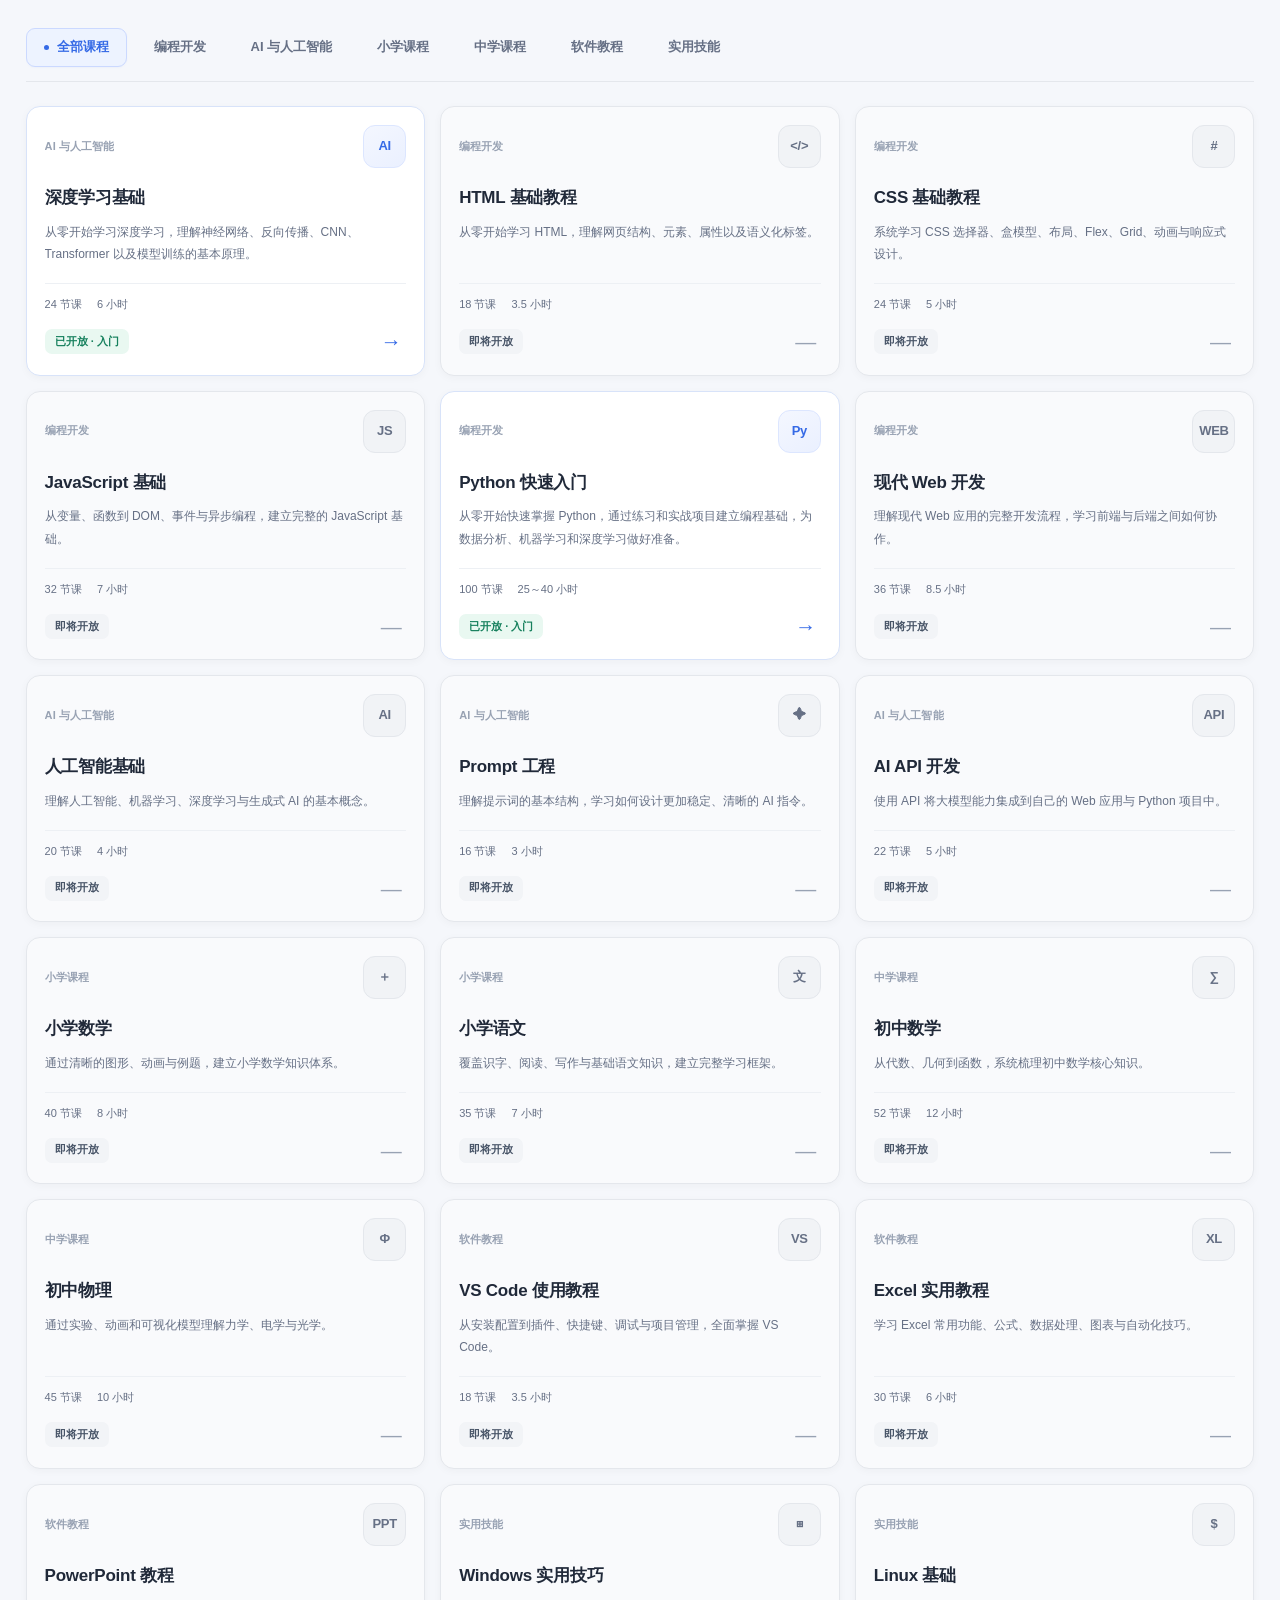
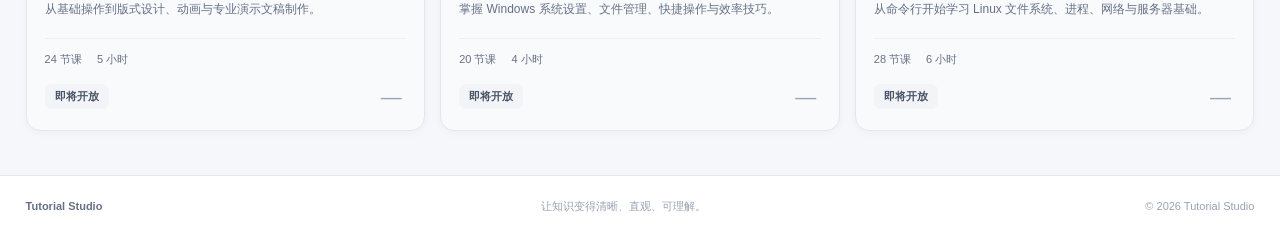
<file: index.html>
<!DOCTYPE html>
<html lang="zh-CN">

<head>
    <meta charset="UTF-8">
    <meta name="viewport" content="width=device-width, initial-scale=1.0">

    <meta name="description" content="Tutorial Studio 教程中心，提供编程开发、人工智能、软件教程和实用技能等学习内容。">

    <meta name="theme-color" content="#f6f8fb">

    <title>Tutorial Studio · 教程中心</title>

    <link rel="stylesheet" href="./css/tutorial.css">
</head>

<body>

    <!-- =====================================================
         教程中心主体
    ====================================================== -->

    <main class="tutorial-main">
        <!-- =================================================
             课程分类
        ================================================== -->

        <nav class="category-tabs" id="categoryTabs" aria-label="课程分类">

            <button class="category-tab active" data-category="all" type="button" aria-pressed="true">
                全部课程
            </button>

            <button class="category-tab" data-category="programming" type="button" aria-pressed="false">
                编程开发
            </button>

            <button class="category-tab" data-category="ai" type="button" aria-pressed="false">
                AI 与人工智能
            </button>

            <button class="category-tab" data-category="primary" type="button" aria-pressed="false">
                小学课程
            </button>

            <button class="category-tab" data-category="middle" type="button" aria-pressed="false">
                中学课程
            </button>

            <button class="category-tab" data-category="software" type="button" aria-pressed="false">
                软件教程
            </button>

            <button class="category-tab" data-category="skills" type="button" aria-pressed="false">
                实用技能
            </button>

        </nav>


        <!-- =================================================
             课程列表
             由 tutorial.js 动态渲染
        ================================================== -->

        <section class="course-grid" id="courseGrid" aria-label="课程列表" aria-live="polite">
            <!-- JavaScript 动态插入课程卡片 -->
        </section>


        <!-- =================================================
             空状态
        ================================================== -->

        <section class="empty-state" id="emptyState" aria-live="polite" hidden>

            <div class="empty-state-icon" aria-hidden="true">

                <svg viewBox="0 0 48 48" fill="none" xmlns="http://www.w3.org/2000/svg">
                    <circle cx="21" cy="21" r="13" stroke="currentColor" stroke-width="2.5" />

                    <path d="M30.5 30.5L40 40" stroke="currentColor" stroke-width="2.5" stroke-linecap="round" />

                    <path d="M16 21H26" stroke="currentColor" stroke-width="2" stroke-linecap="round" />
                </svg>

            </div>

            <h2>没有找到相关课程</h2>

            <p>试试其他关键词，或者切换课程分类。</p>

            <button id="resetSearch" type="button">
                查看全部课程
            </button>

        </section>

    </main>


    <!-- =====================================================
         页脚
    ====================================================== -->

    <footer class="site-footer">

        <div class="footer-inner">

            <span class="footer-brand">
                Tutorial Studio
            </span>

            <span class="footer-description">
                让知识变得清晰、直观、可理解。
            </span>

            <span class="footer-copyright">
                © 2026 Tutorial Studio
            </span>

        </div>

    </footer>


    <!-- =====================================================
         教程中心脚本
    ====================================================== -->

    <script type="module" src="./js/tutorial.js"></script>

</body>

</html>
</file>
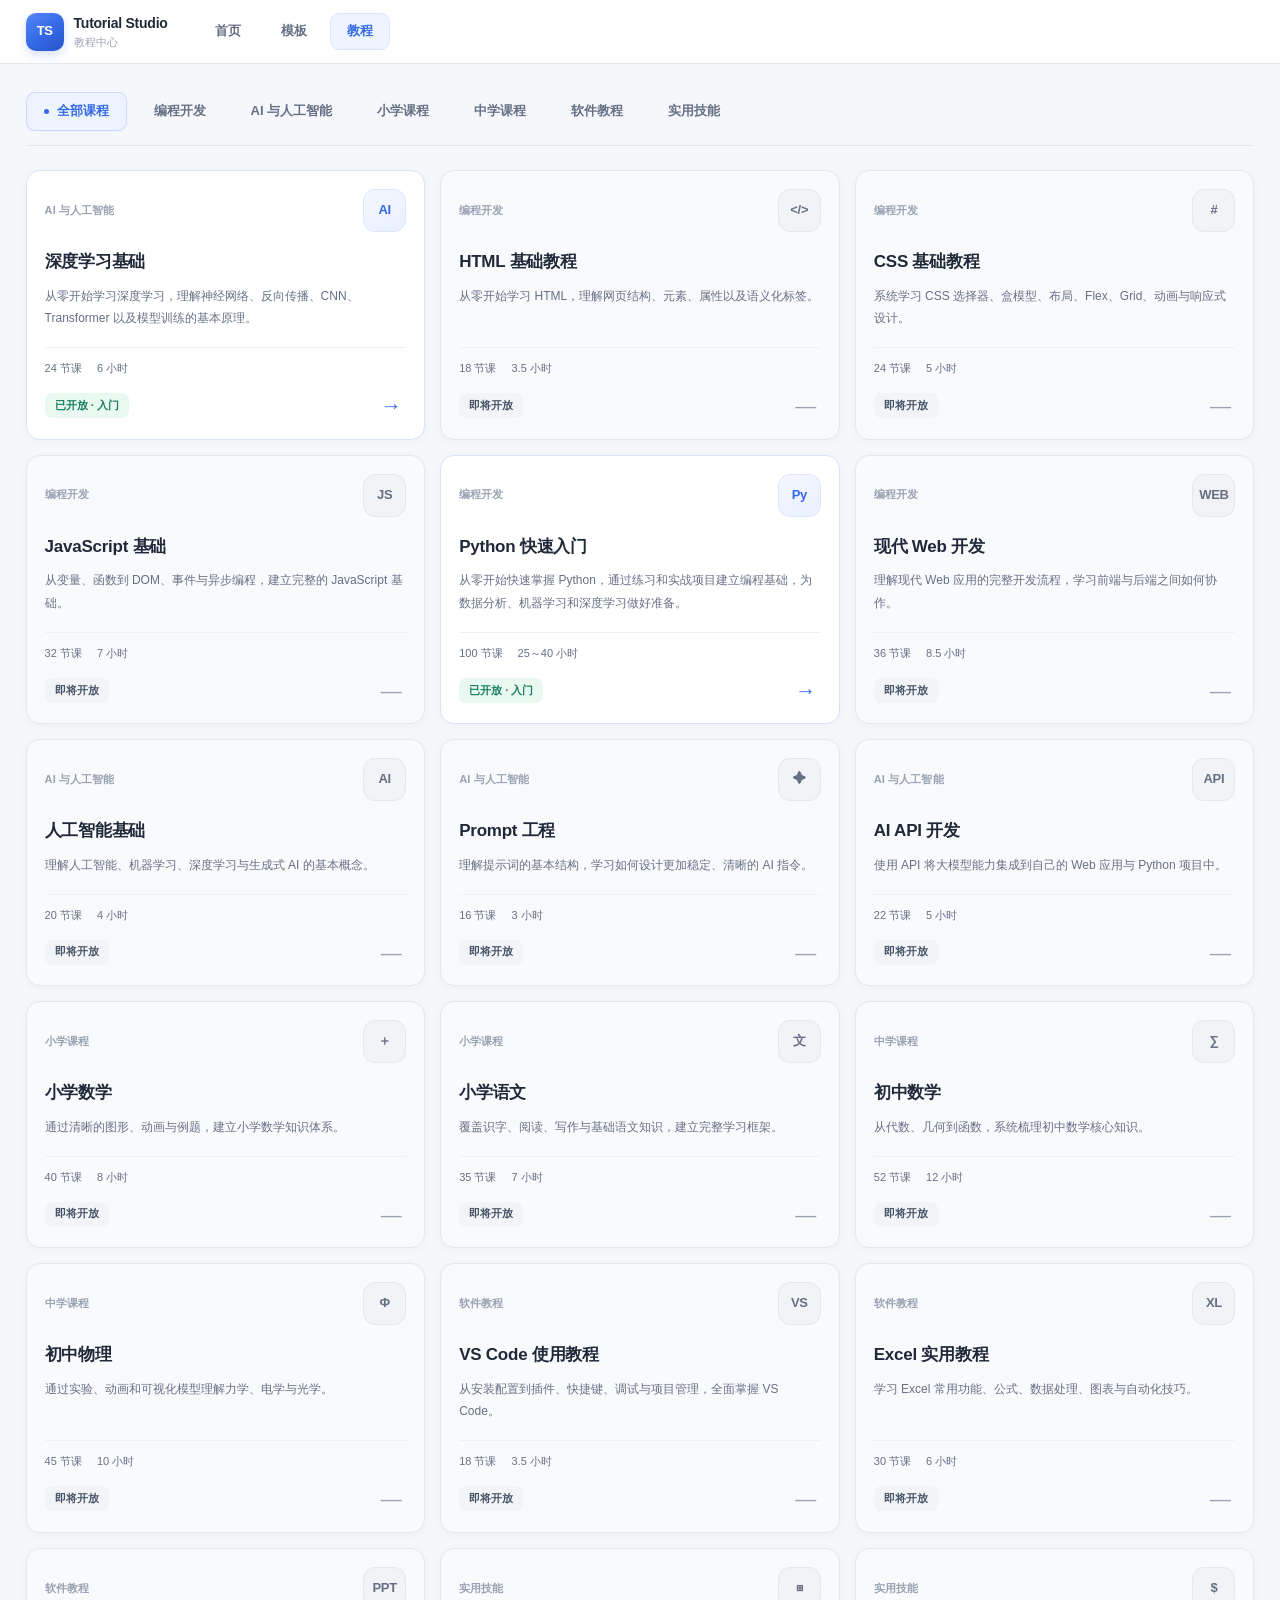
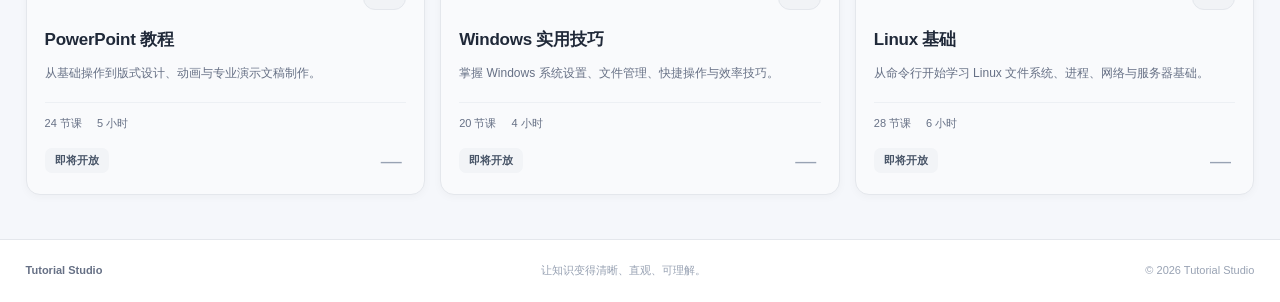
<file: html/index.html>
<!DOCTYPE html>
<html lang="zh-CN">

<head>
    <meta charset="UTF-8">
    <meta name="viewport" content="width=device-width, initial-scale=1.0">

    <meta name="description" content="Tutorial Studio 教程中心，提供编程开发、人工智能、软件教程和实用技能等学习内容。">

    <meta name="theme-color" content="#f6f8fb">

    <title>Tutorial Studio · 教程中心</title>

    <link rel="stylesheet" href="../css/tutorial.css">
</head>

<body>

    <!-- =====================================================
         顶部导航
    ====================================================== -->

    <header class="site-header">

        <div class="header-inner">

            <!-- 品牌 -->
            <a class="brand" href="/" aria-label="Tutorial Studio 首页">

                <span class="brand-mark">TS</span>

                <span class="brand-text">
                    <strong>Tutorial Studio</strong>
                    <small>教程中心</small>
                </span>

            </a>

            <!-- 主导航 -->
            <nav class="main-nav" aria-label="主导航">

                <a href="/">首页</a>

                <a href="/templates/">模板</a>

                <a class="active" href="./index.html" aria-current="page">
                    教程
                </a>

            </nav>

        </div>

    </header>


    <!-- =====================================================
         教程中心主体
    ====================================================== -->

    <main class="tutorial-main">
        <!-- =================================================
             课程分类
        ================================================== -->

        <nav class="category-tabs" id="categoryTabs" aria-label="课程分类">

            <button class="category-tab active" data-category="all" type="button" aria-pressed="true">
                全部课程
            </button>

            <button class="category-tab" data-category="programming" type="button" aria-pressed="false">
                编程开发
            </button>

            <button class="category-tab" data-category="ai" type="button" aria-pressed="false">
                AI 与人工智能
            </button>

            <button class="category-tab" data-category="primary" type="button" aria-pressed="false">
                小学课程
            </button>

            <button class="category-tab" data-category="middle" type="button" aria-pressed="false">
                中学课程
            </button>

            <button class="category-tab" data-category="software" type="button" aria-pressed="false">
                软件教程
            </button>

            <button class="category-tab" data-category="skills" type="button" aria-pressed="false">
                实用技能
            </button>

        </nav>


        <!-- =================================================
             课程列表
             由 tutorial.js 动态渲染
        ================================================== -->

        <section class="course-grid" id="courseGrid" aria-label="课程列表" aria-live="polite">
            <!-- JavaScript 动态插入课程卡片 -->
        </section>


        <!-- =================================================
             空状态
        ================================================== -->

        <section class="empty-state" id="emptyState" aria-live="polite" hidden>

            <div class="empty-state-icon" aria-hidden="true">

                <svg viewBox="0 0 48 48" fill="none" xmlns="http://www.w3.org/2000/svg">
                    <circle cx="21" cy="21" r="13" stroke="currentColor" stroke-width="2.5" />

                    <path d="M30.5 30.5L40 40" stroke="currentColor" stroke-width="2.5" stroke-linecap="round" />

                    <path d="M16 21H26" stroke="currentColor" stroke-width="2" stroke-linecap="round" />
                </svg>

            </div>

            <h2>没有找到相关课程</h2>

            <p>试试其他关键词，或者切换课程分类。</p>

            <button id="resetSearch" type="button">
                查看全部课程
            </button>

        </section>

    </main>


    <!-- =====================================================
         页脚
    ====================================================== -->

    <footer class="site-footer">

        <div class="footer-inner">

            <span class="footer-brand">
                Tutorial Studio
            </span>

            <span class="footer-description">
                让知识变得清晰、直观、可理解。
            </span>

            <span class="footer-copyright">
                © 2026 Tutorial Studio
            </span>

        </div>

    </footer>


    <!-- =====================================================
         教程中心脚本
    ====================================================== -->

    <script type="module" src="../js/tutorial.js"></script>

</body>

</html>
</file>
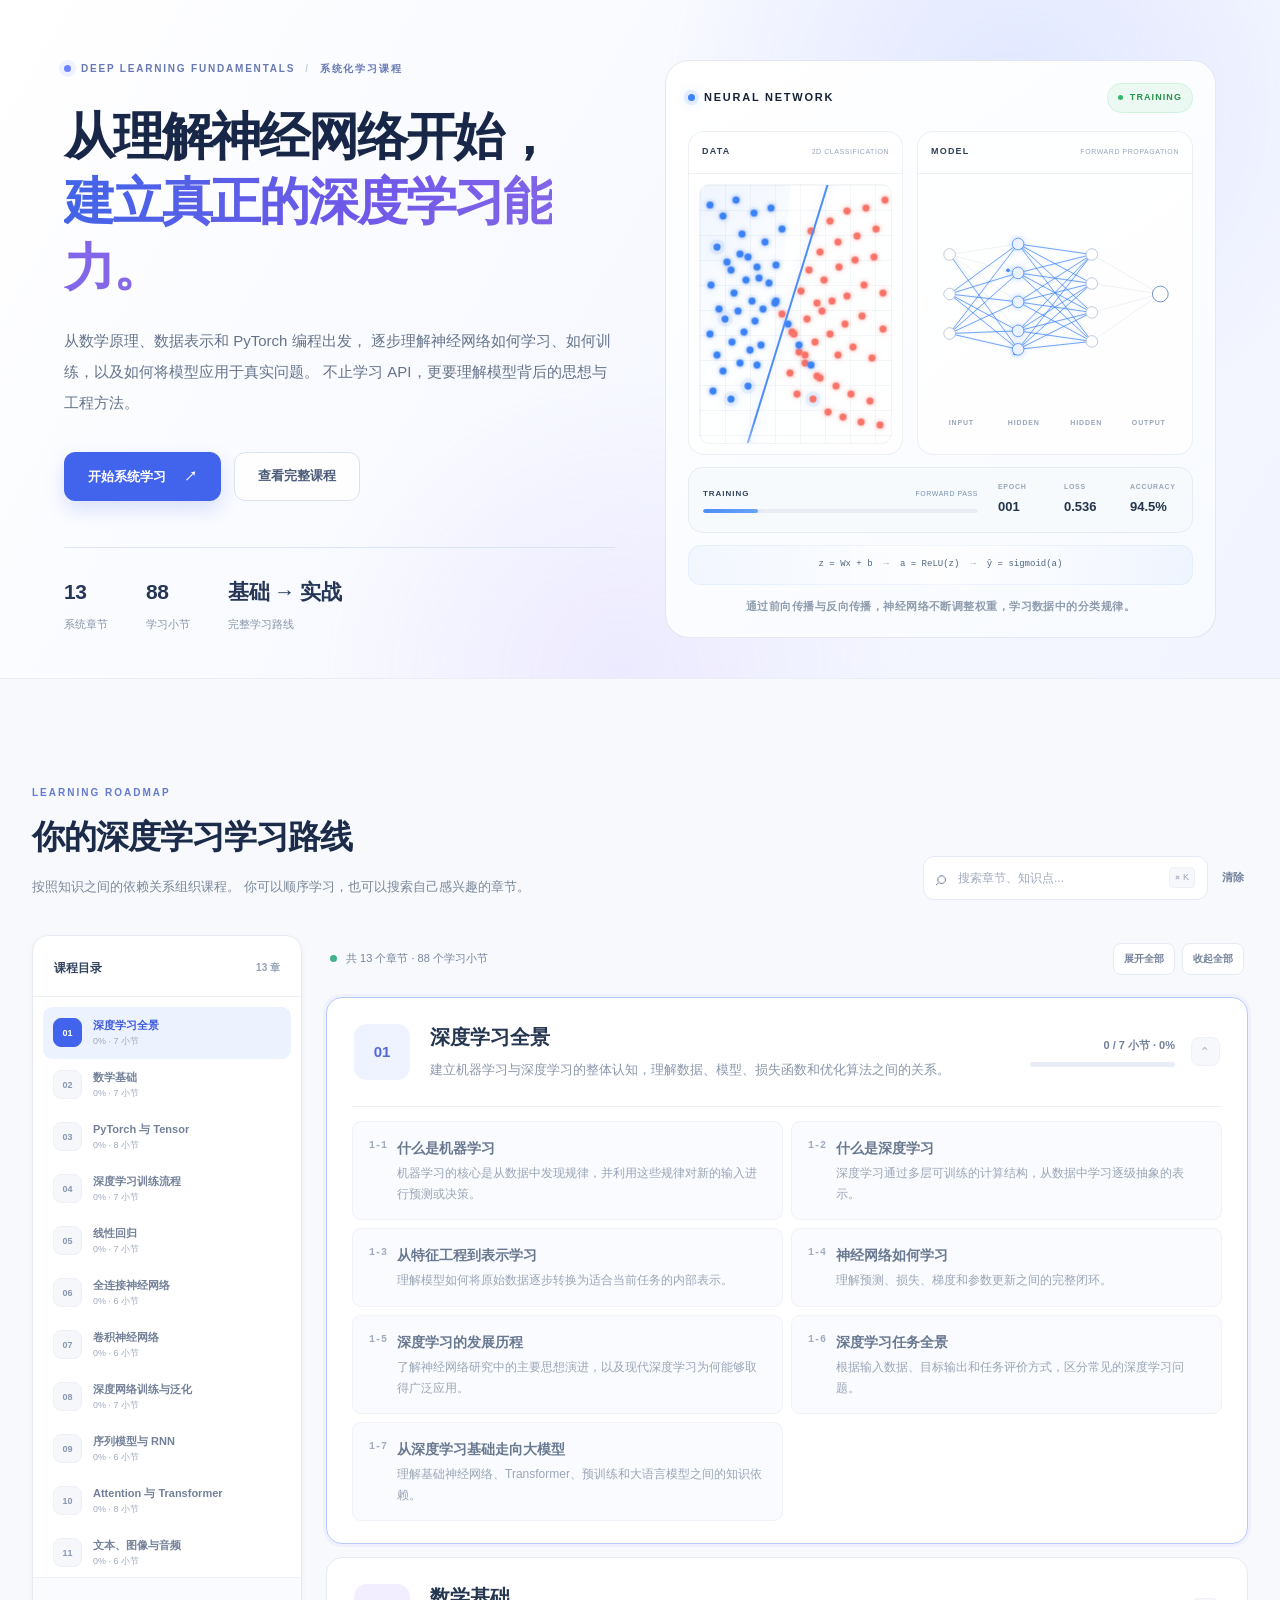
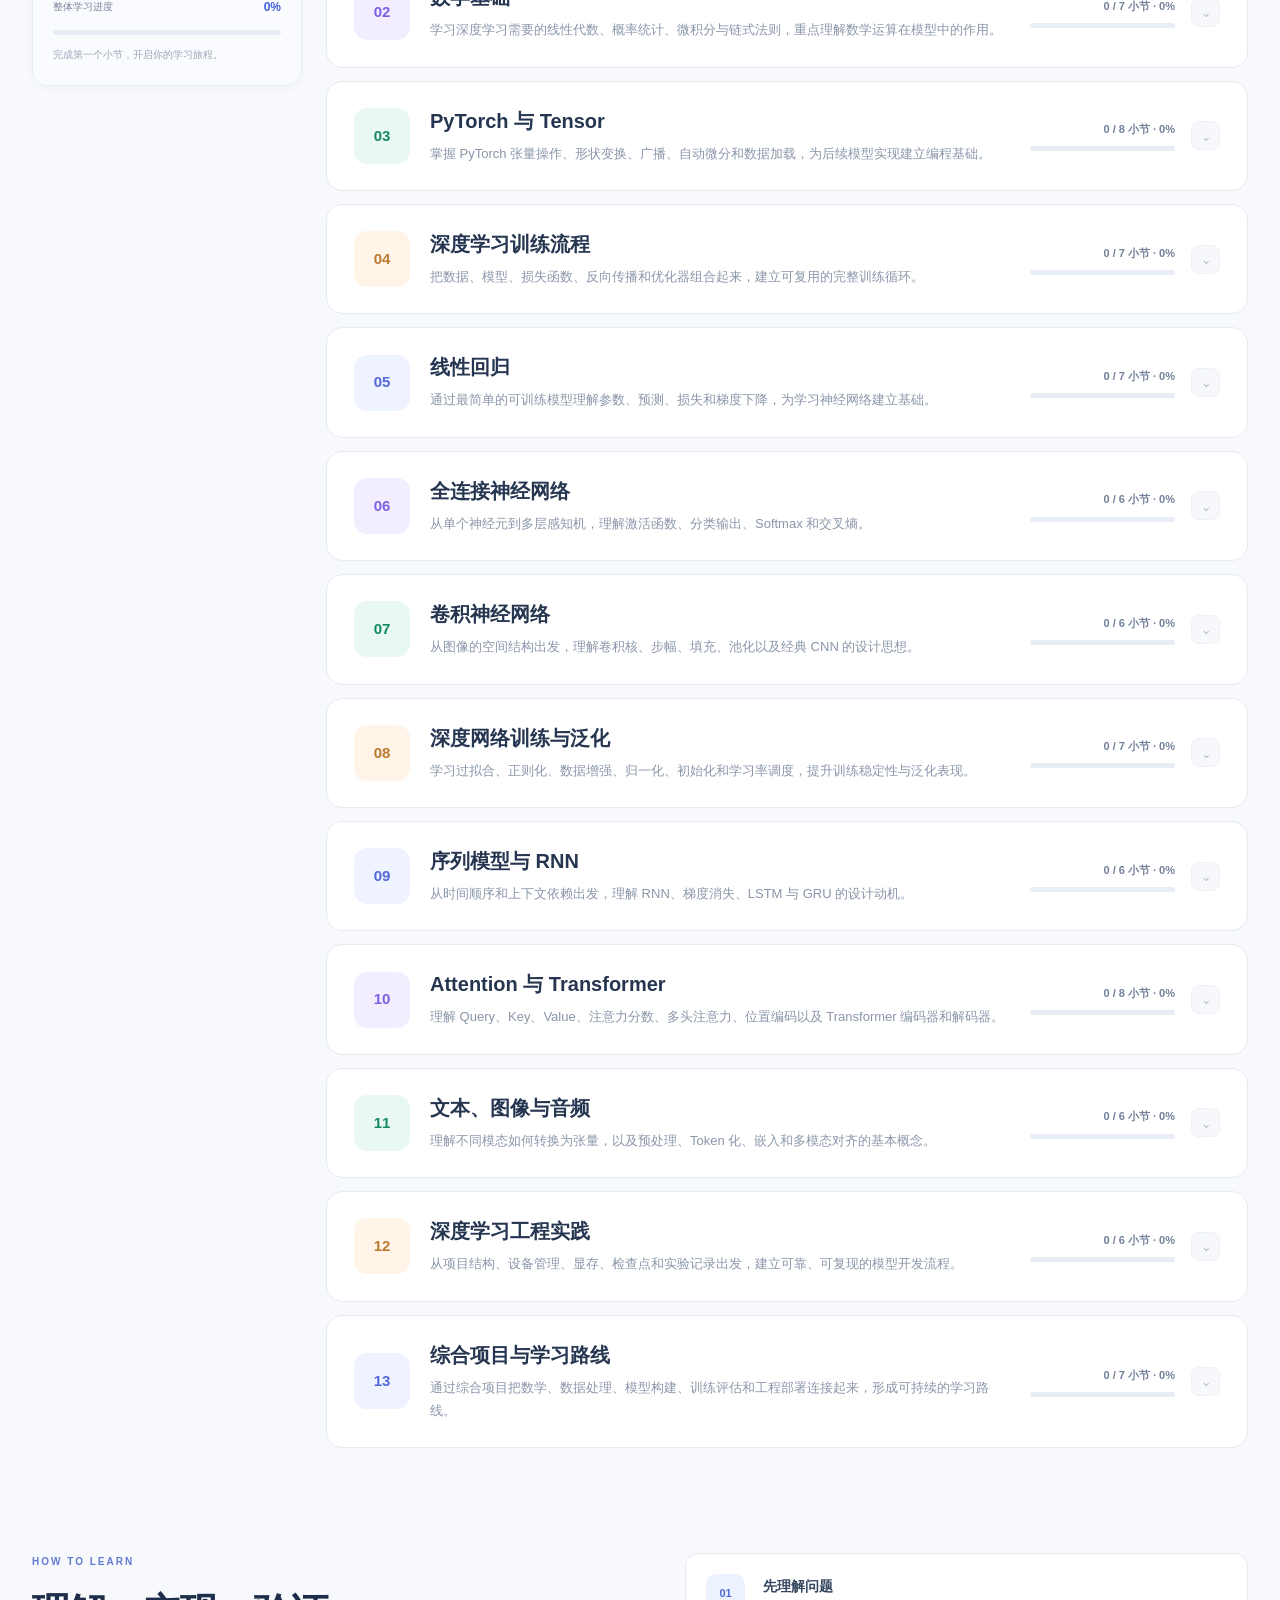
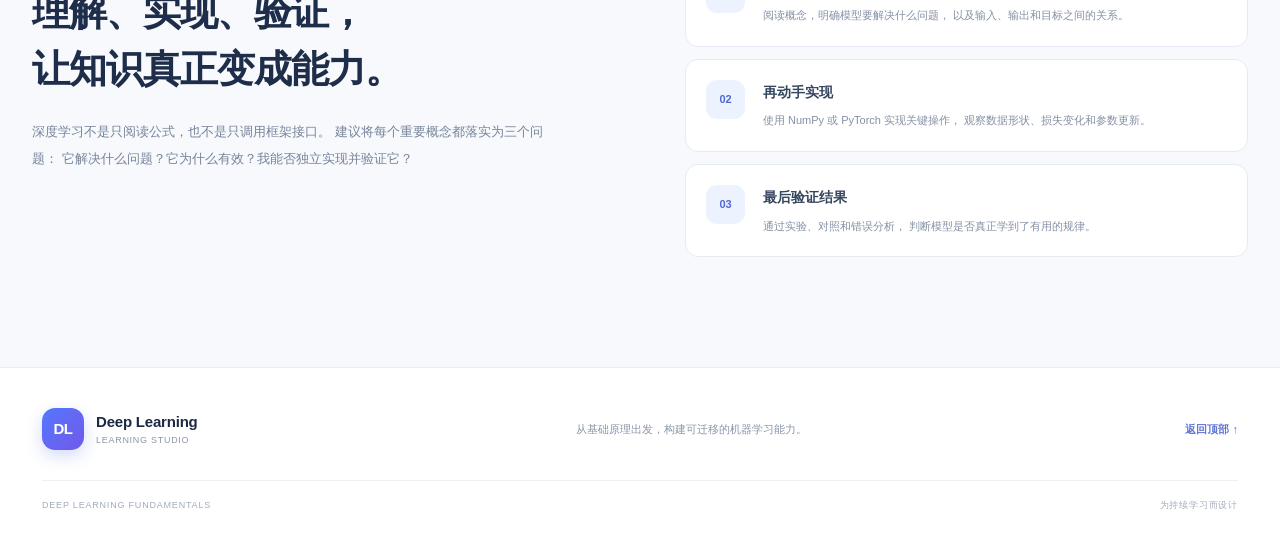
<file: html/deep_learning_fundamentals/index.html>
<!DOCTYPE html>
<html lang="zh-CN">

<head>
    <meta charset="UTF-8">

    <meta name="viewport" content="width=device-width, initial-scale=1.0">

    <meta name="description" content="深度学习基础课程，从数学基础、PyTorch、神经网络到 CNN、RNN、Transformer 和工程实践。">

    <meta name="theme-color" content="#f7f9fc">

    <title>深度学习基础 · DEEP LEARNING FUNDAMENTALS</title>
    <link rel="stylesheet" href="../../css/deep_learning_fundamentals/neural_training_visual.css">
    <link rel="stylesheet" href="../../css/deep_learning_fundamentals/deep_learning_fundamentals.css">

    <!-- 共享模块：正文样式 + 目录/阅读导航 + 图解样式 -->
    <link rel="stylesheet" href="../../css/shared/content_kit.css">
    <link rel="stylesheet" href="../../css/shared/reader.css">
    <link rel="stylesheet" href="../../css/shared/diagram.css">

</head>

<body>

    <div class="app-shell">

        <!-- 主视觉区域 -->
        <section class="hero" id="top">

            <div class="hero-background hero-background-one"></div>
            <div class="hero-background hero-background-two"></div>

            <div class="hero-content">

                <div class="eyebrow">
                    <span class="eyebrow-dot"></span>
                    DEEP LEARNING FUNDAMENTALS
                    <span class="eyebrow-divider">/</span>
                    系统化学习课程
                </div>

                <h1>
                    从理解神经网络开始，
                    <br>
                    <span>建立真正的深度学习能力。</span>
                </h1>

                <p class="hero-description">
                    从数学原理、数据表示和 PyTorch 编程出发，
                    逐步理解神经网络如何学习、如何训练，以及如何将模型应用于真实问题。
                    不止学习 API，更要理解模型背后的思想与工程方法。
                </p>

                <div class="hero-actions">

                    <button class="hero-primary-button" id="startLearning" type="button">
                        开始系统学习
                        <span aria-hidden="true">↗</span>
                    </button>

                    <a class="hero-secondary-button" href="#course-roadmap">
                        查看完整课程
                    </a>

                </div>

                <div class="hero-stats">

                    <div class="hero-stat">
                        <strong id="statChapterCount">13</strong>
                        <span>系统章节</span>
                    </div>

                    <div class="hero-stat">
                        <strong id="statSectionCount">—</strong>
                        <span>学习小节</span>
                    </div>

                    <div class="hero-stat">
                        <strong>基础 → 实战</strong>
                        <span>完整学习路线</span>
                    </div>

                </div>

            </div>

            <div id="heroVisualMount"></div>


        </section>


        <!-- 学习路线与章节列表 -->
        <section class="roadmap-section section-container" id="course-roadmap">

            <div class="section-heading roadmap-heading">

                <div>
                    <div class="section-kicker">
                        LEARNING ROADMAP
                    </div>

                    <h2>你的深度学习学习路线</h2>

                    <p>
                        按照知识之间的依赖关系组织课程。
                        你可以顺序学习，也可以搜索自己感兴趣的章节。
                    </p>
                </div>

                <div class="roadmap-tools">

                    <label class="search-box">

                        <span aria-hidden="true">⌕</span>

                        <input type="search" id="courseSearch" placeholder="搜索章节、知识点..." autocomplete="off">

                        <kbd>⌘ K</kbd>

                    </label>

                    <button class="text-button" id="clearSearch" type="button">
                        清除
                    </button>

                </div>

            </div>


            <div class="learning-layout">

                <aside class="chapter-sidebar">

                    <div class="sidebar-heading">
                        <span>课程目录</span>
                        <span id="sidebarChapterCount">13 章</span>
                    </div>

                    <div class="chapter-list" id="chapterList">
                        <div class="loading-placeholder">
                            正在加载课程目录……
                        </div>
                    </div>

                    <div class="sidebar-progress">

                        <div class="progress-label">
                            <span>整体学习进度</span>
                            <strong id="sidebarProgressText">0%</strong>
                        </div>

                        <div class="progress-track">
                            <span class="progress-fill" id="sidebarProgressFill"></span>
                        </div>

                        <p id="sidebarProgressHint">
                            完成第一个小节，开启你的学习旅程。
                        </p>

                    </div>

                </aside>


                <main class="course-main">

                    <div class="course-main-toolbar">

                        <div class="result-summary">
                            <span class="result-dot"></span>
                            <span id="resultSummary">
                                完整课程
                            </span>
                        </div>

                        <div class="toolbar-actions">

                            <button class="small-button" id="expandAll" type="button">
                                展开全部
                            </button>

                            <button class="small-button" id="collapseAll" type="button">
                                收起全部
                            </button>

                        </div>

                    </div>


                    <div class="roadmap-list" id="roadmapList">
                        <div class="loading-placeholder">
                            正在加载章节……
                        </div>
                    </div>

                    <div class="empty-state hidden" id="searchEmpty">
                        <div class="empty-state-icon">⌕</div>
                        <h3>没有找到相关内容</h3>
                        <p>试试其他关键词，或者清除搜索条件。</p>

                        <button class="primary-button" id="emptyClearSearch" type="button">
                            清除搜索
                        </button>
                    </div>

                </main>

            </div>

        </section>


        <!-- 阅读界面（左侧目录 1 / 1.1，右侧正文 1.1.1） -->
        <section class="section-container reader-section hidden" id="readerSection" aria-label="课程阅读">

            <div class="reader-layout">

                <aside class="reader-toc-pane">

                    <div class="reader-pane-head">
                        课程目录
                    </div>

                    <div id="readerToc"></div>

                    <div class="reader-progress-slot" id="readerProgress"></div>

                </aside>


                <div class="reader-main-pane">

                    <button class="reader-back" id="readerBack" type="button">
                        ← 返回课程大纲
                    </button>

                    <div id="readerArticle"></div>

                    <div id="readerNav"></div>

                </div>

            </div>

        </section>


        <!-- 课程学习建议 -->
        <section class="study-method section-container">

            <div class="study-method-copy">

                <div class="section-kicker">
                    HOW TO LEARN
                </div>

                <h2>
                    理解、实现、验证，
                    <br>
                    让知识真正变成能力。
                </h2>

                <p>
                    深度学习不是只阅读公式，也不是只调用框架接口。
                    建议将每个重要概念都落实为三个问题：
                    它解决什么问题？它为什么有效？我能否独立实现并验证它？
                </p>

            </div>


            <div class="study-steps">

                <div class="study-step">

                    <span class="study-step-number">01</span>

                    <div>
                        <h3>先理解问题</h3>
                        <p>
                            阅读概念，明确模型要解决什么问题，
                            以及输入、输出和目标之间的关系。
                        </p>
                    </div>

                </div>


                <div class="study-step">

                    <span class="study-step-number">02</span>

                    <div>
                        <h3>再动手实现</h3>
                        <p>
                            使用 NumPy 或 PyTorch 实现关键操作，
                            观察数据形状、损失变化和参数更新。
                        </p>
                    </div>

                </div>


                <div class="study-step">

                    <span class="study-step-number">03</span>

                    <div>
                        <h3>最后验证结果</h3>
                        <p>
                            通过实验、对照和错误分析，
                            判断模型是否真正学到了有用的规律。
                        </p>
                    </div>

                </div>

            </div>

        </section>


        <!-- 底部 -->
        <footer class="footer">

            <div class="footer-inner">

                <a class="brand footer-brand" href="#top">

                    <span class="brand-mark">
                        DL
                    </span>

                    <span class="brand-copy">
                        <strong>Deep Learning</strong>
                        <small>LEARNING STUDIO</small>
                    </span>

                </a>

                <p>
                    从基础原理出发，构建可迁移的机器学习能力。
                </p>

                <a href="#top" class="back-to-top">
                    返回顶部 ↑
                </a>

            </div>

            <div class="footer-bottom">
                <span>DEEP LEARNING FUNDAMENTALS</span>
                <span>为持续学习而设计</span>
            </div>

        </footer>

    </div>


    <!-- 全局提示 -->
    <div class="toast" id="toast" role="status" aria-live="polite"></div>

    <script type="module">

        const mount = document.getElementById(
            "heroVisualMount"
        );

        try {

            const response = await fetch(
                "./neural_training_visual.html"
            );

            if (!response.ok) {
                throw new Error(
                    `主视觉加载失败：HTTP ${response.status}`
                );
            }

            const html = await response.text();

            mount.outerHTML = html;


            // 主视觉插入后，再初始化原来的页面逻辑。

            await import(
                "../../js/deep_learning_fundamentals/neural_training_visual.js"
            );

            await import(
                "../../js/deep_learning_fundamentals/deep_learning_fundamentals.js"
            );

        } catch (error) {

            console.error(
                "Deep Learning Hero 初始化失败：",
                error
            );

        }

    </script>


</body>

</html>
</file>
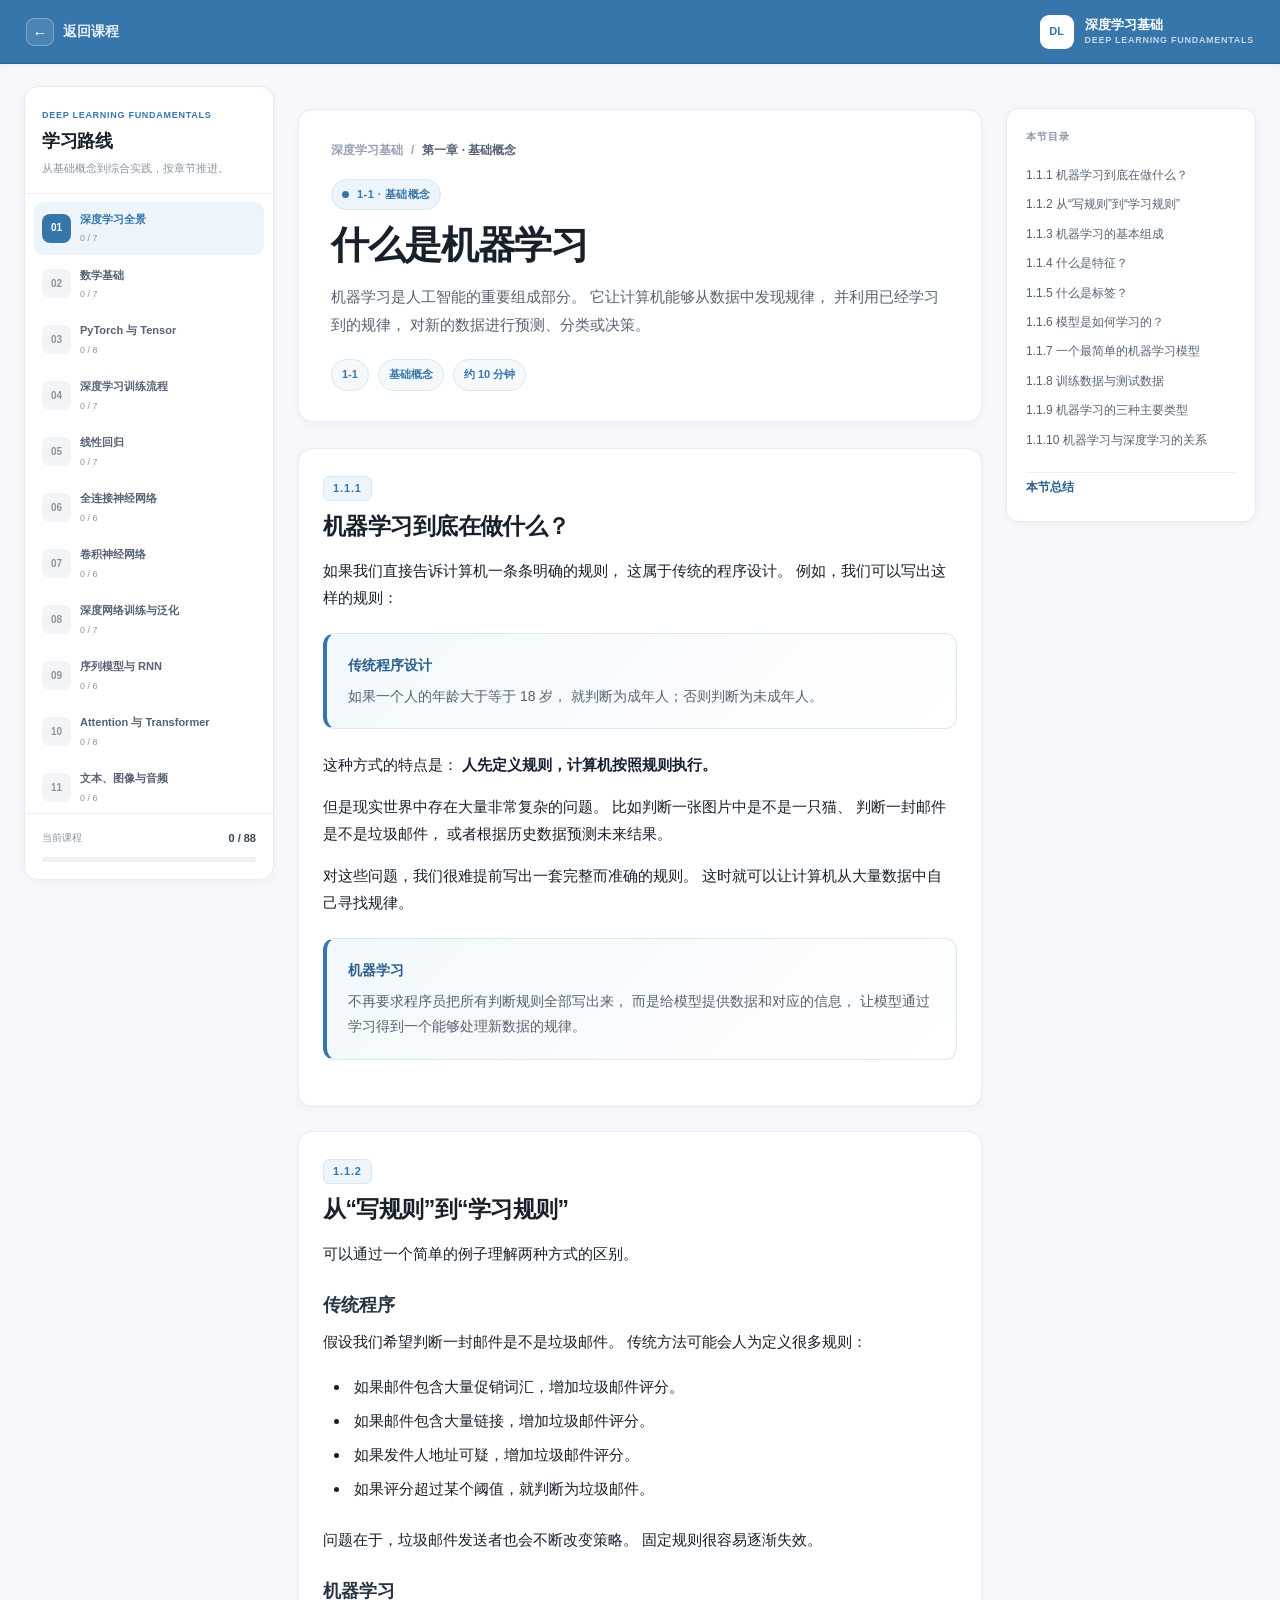
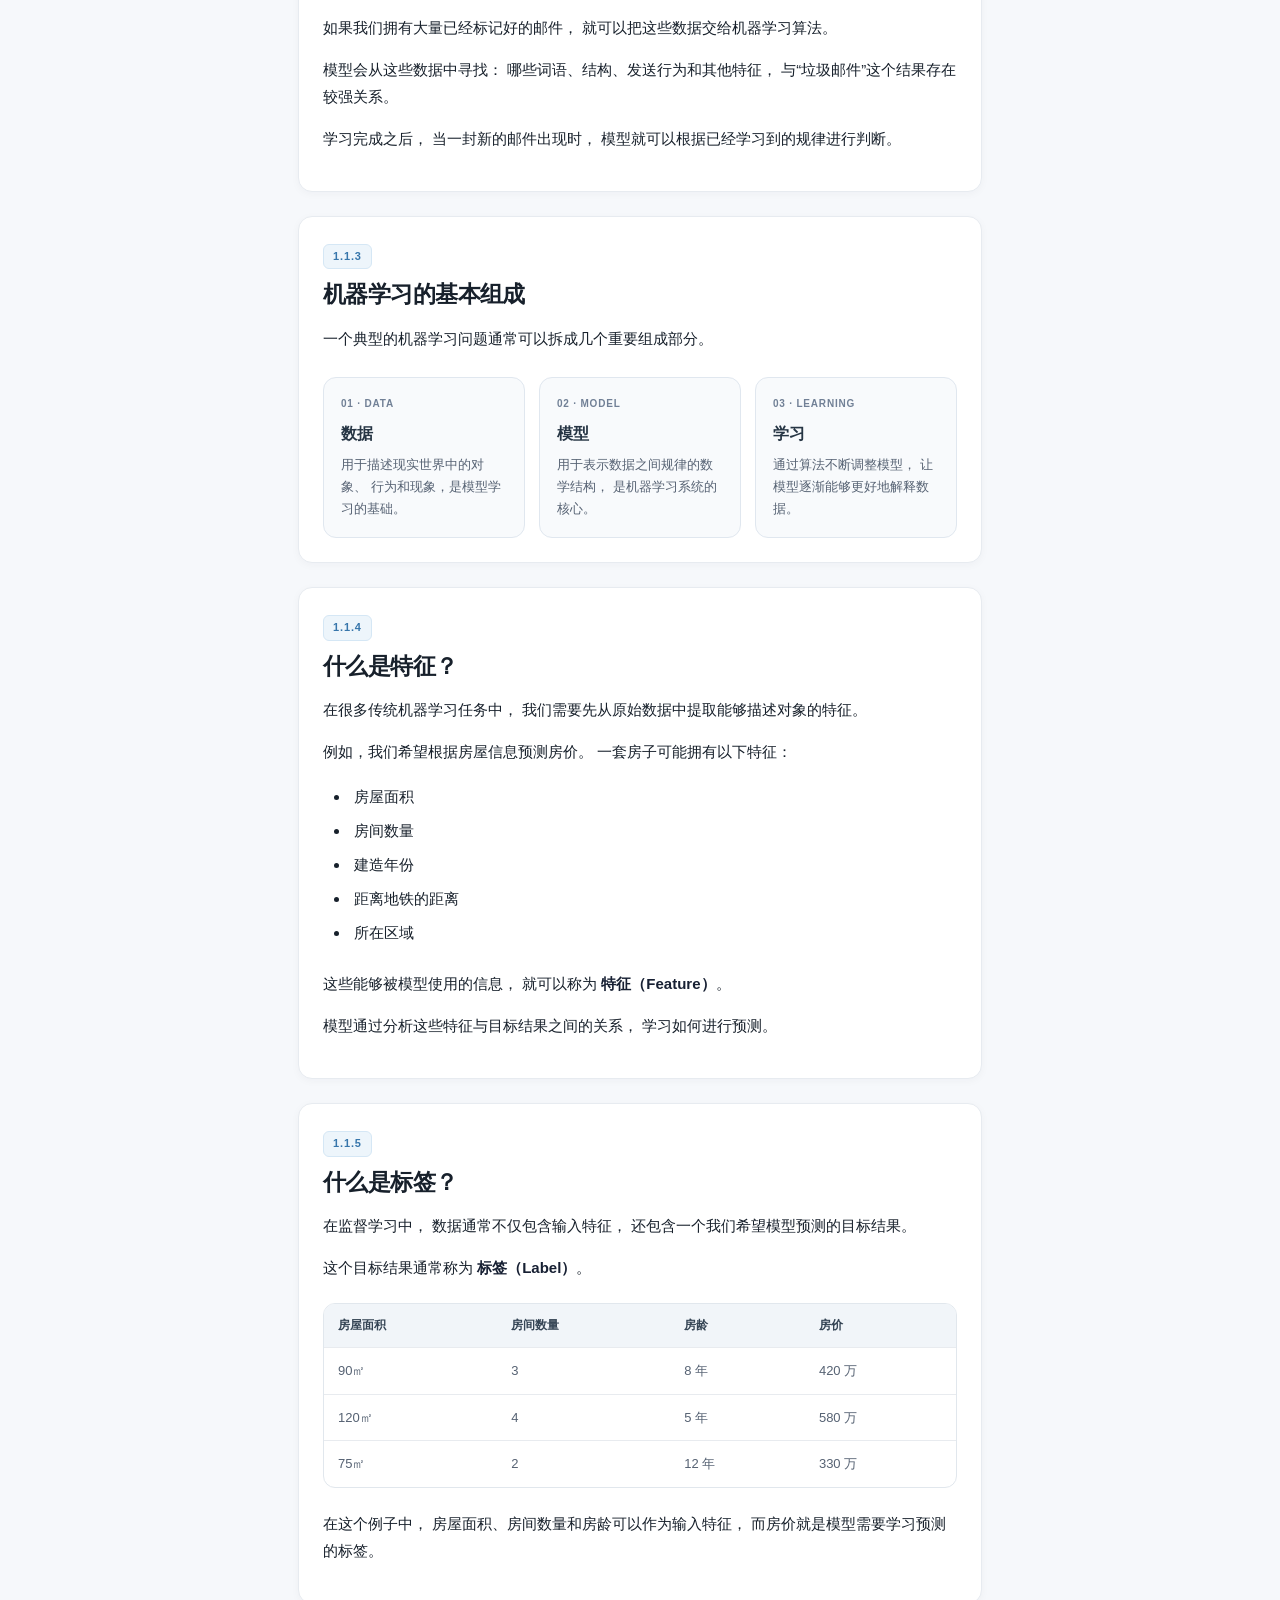
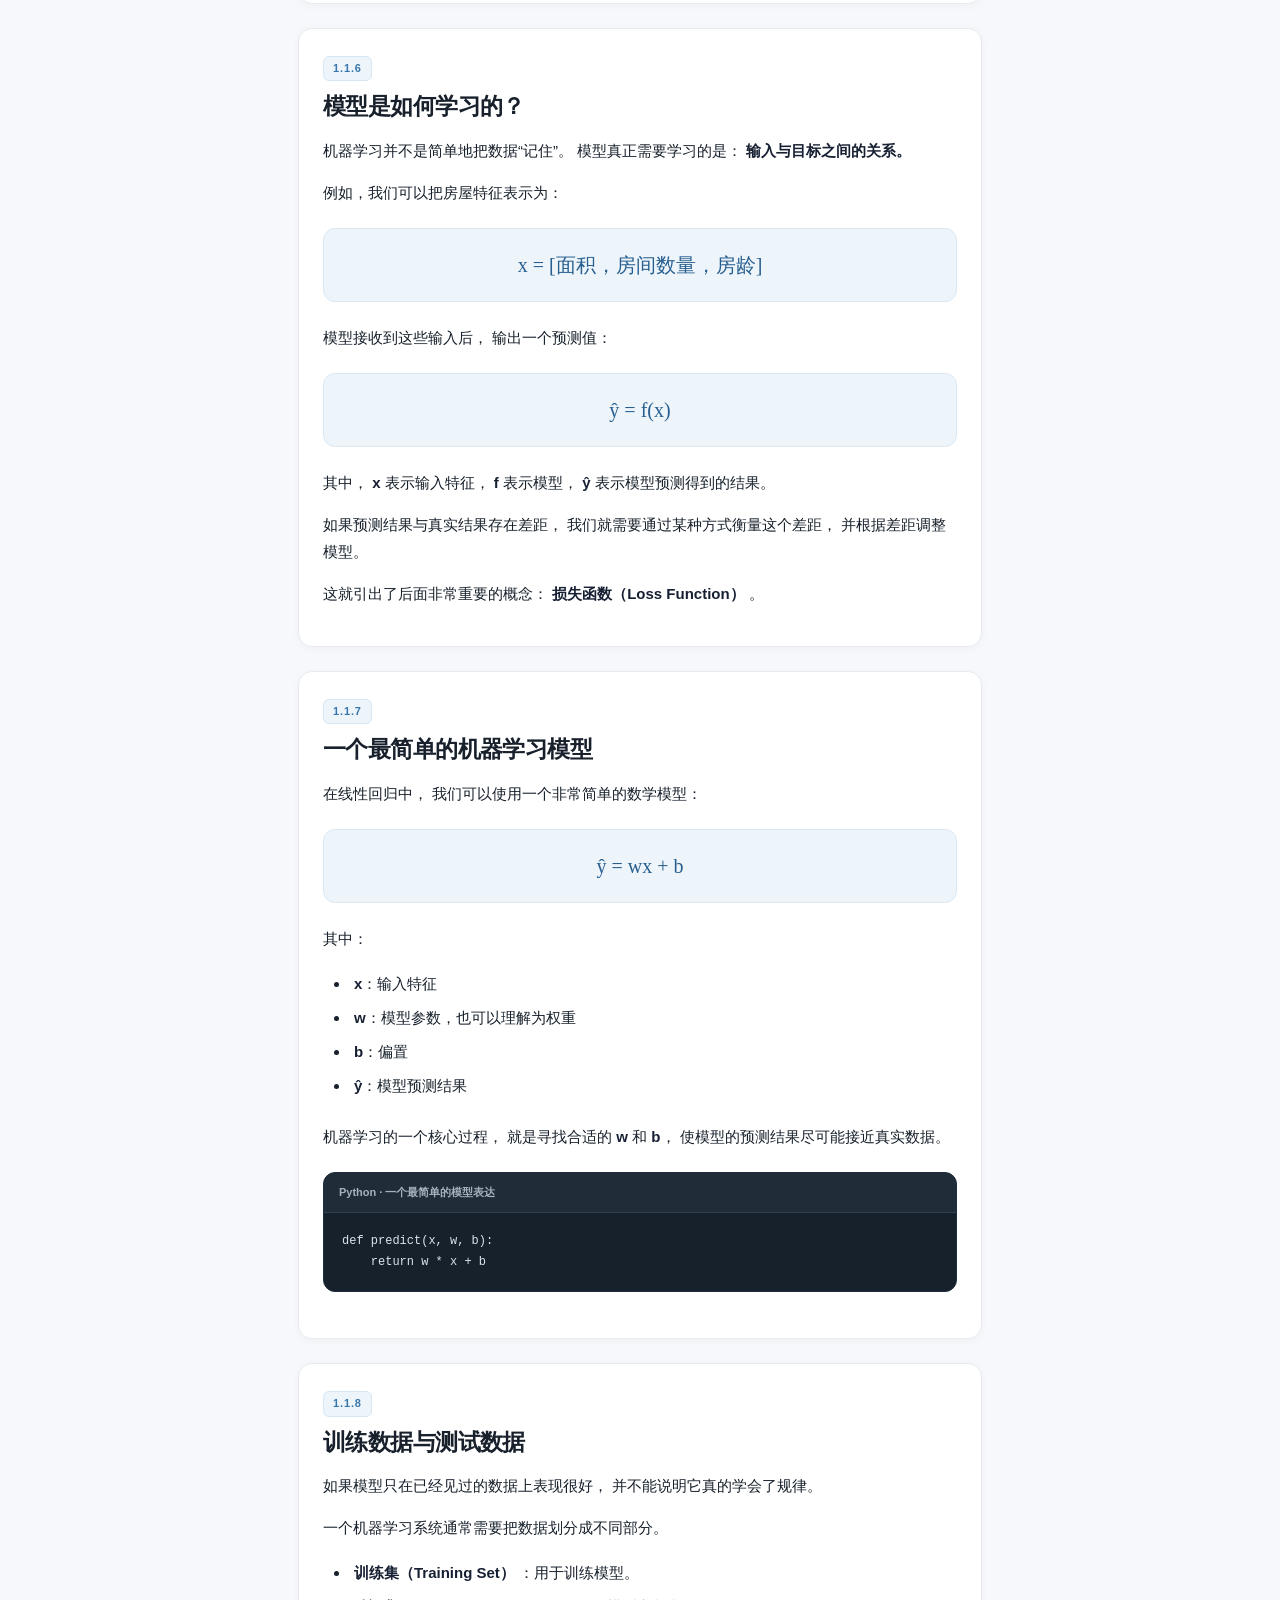
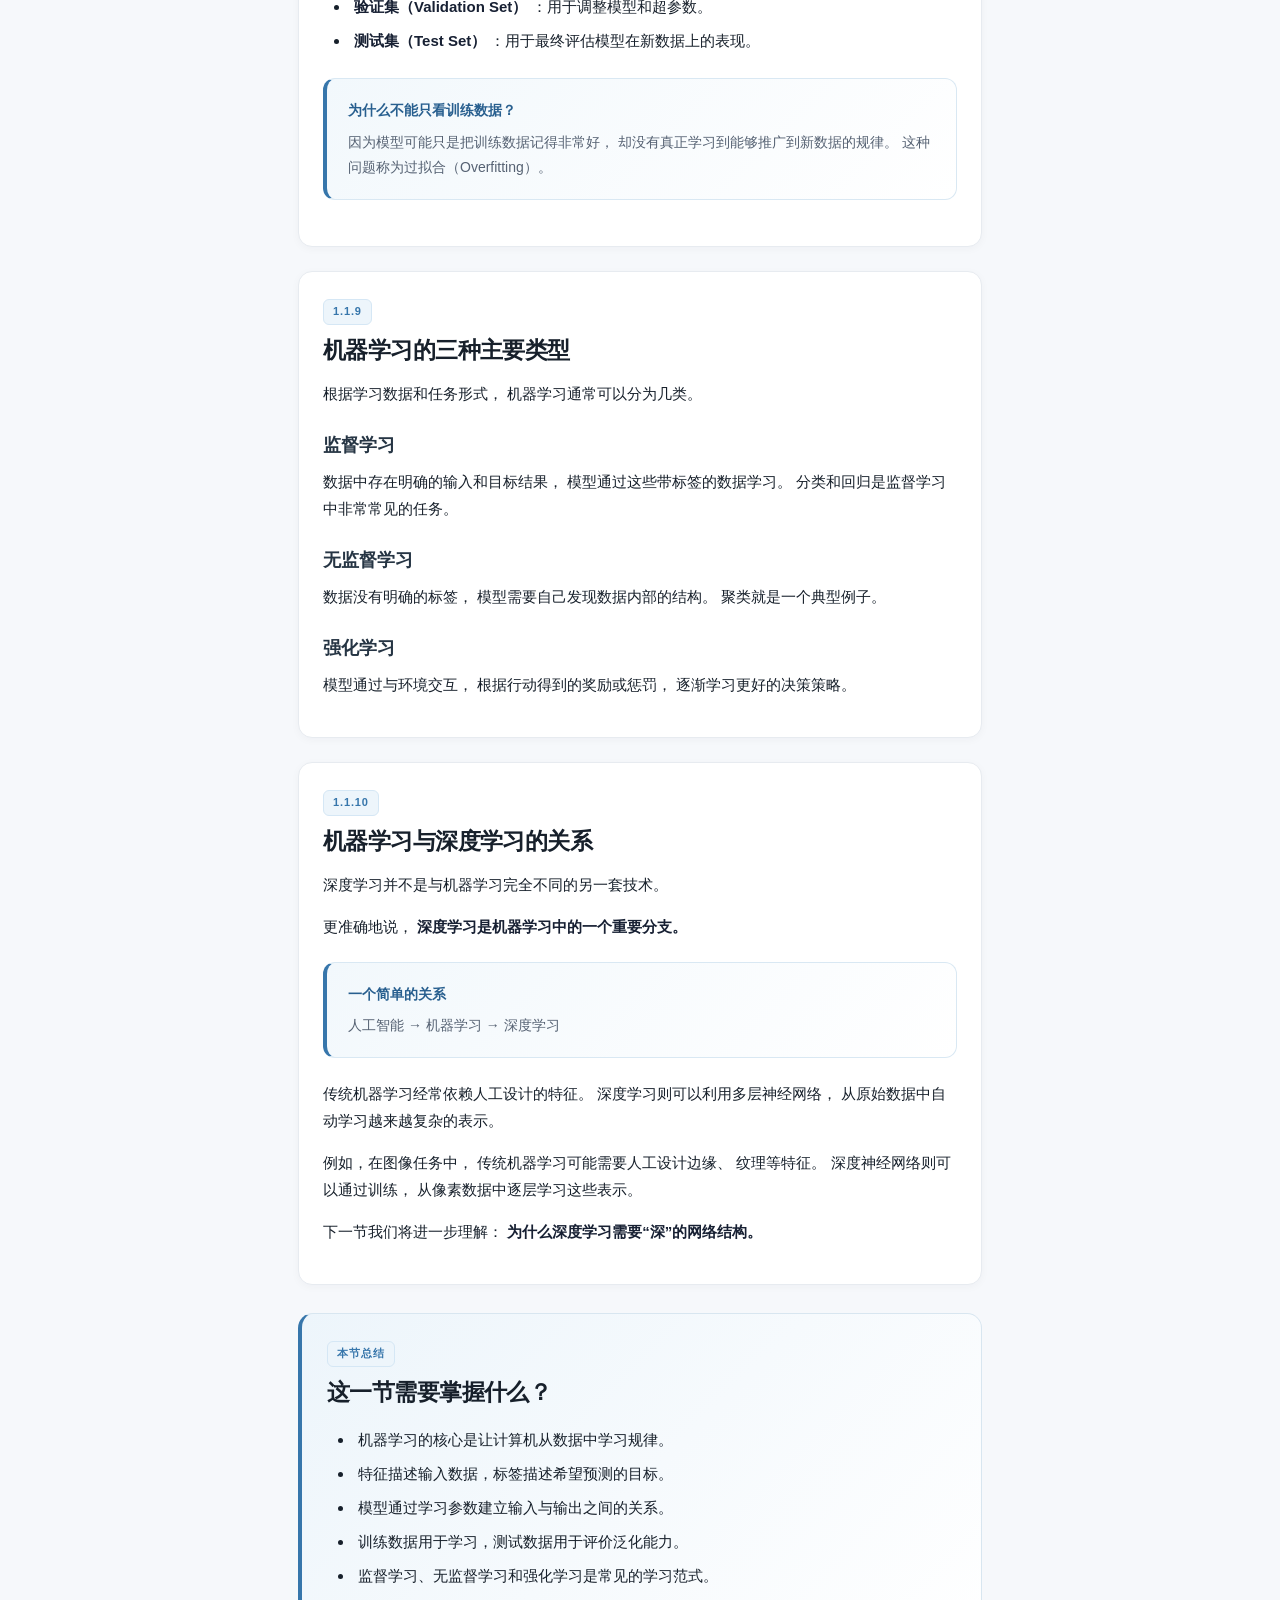
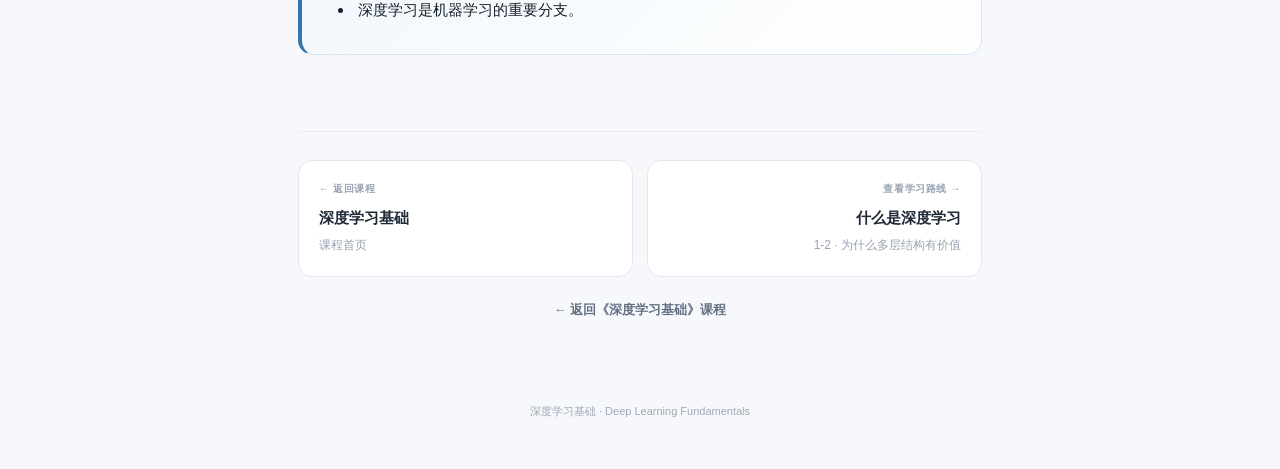
<file: html/deep_learning_fundamentals/chapters/what_is_machine_learning.html>
<!DOCTYPE html>
<html lang="zh-CN">

<head>

    <meta charset="UTF-8">

    <meta name="viewport" content="width=device-width, initial-scale=1.0">

    <meta name="description" content="深度学习基础 · 1-1 什么是机器学习">

    <title>
        1-1 什么是机器学习 · 深度学习基础
    </title>


    <style>
        /* =========================================================
           RESET
        ========================================================= */

        * {
            box-sizing: border-box;
        }

        html {
            scroll-behavior: smooth;
            scroll-padding-top: 84px;
        }

        body {
            margin: 0;

            min-height: 100vh;

            background: #f6f8fb;

            color: #17202b;

            font-family:
                Inter,
                -apple-system,
                BlinkMacSystemFont,
                "Segoe UI",
                "PingFang SC",
                "Hiragino Sans GB",
                "Microsoft YaHei",
                sans-serif;

            font-size: 15px;
            line-height: 1.8;
        }

        a {
            color: inherit;
            text-decoration: none;
        }


        /* =========================================================
           TOP BAR
        ========================================================= */

        .topbar {
            position: sticky;

            top: 0;

            z-index: 100;

            height: 64px;

            border-bottom:
                1px solid #2f6694;

            background:
                #3776ab;

            box-shadow:
                0 1px 4px rgba(0, 0, 0, 0.08);

            backdrop-filter: blur(18px);
            -webkit-backdrop-filter: blur(18px);
        }

        .topbar-inner {
            width:
                min(1340px, calc(100% - 52px));

            height: 100%;

            margin: 0 auto;

            display: flex;

            align-items: center;

            justify-content: space-between;
        }

        .back-link {
            display: inline-flex;

            align-items: center;

            gap: 9px;

            color: rgba(255, 255, 255, 0.88);

            font-size: 14px;

            font-weight: 650;

            transition:
                color .2s ease,
                transform .2s ease;
        }

        .back-link:hover {
            color: #ffffff;

            transform:
                translateX(-2px);
        }

        .back-icon {
            width: 28px;
            height: 28px;

            display: grid;

            place-items: center;

            border:
                1px solid rgba(255, 255, 255, 0.28);

            border-radius: 8px;

            background: rgba(255, 255, 255, 0.10);

            color: #ffffff;

            font-size: 15px;
        }


        .course-info {
            display: flex;

            align-items: center;

            gap: 11px;
        }

        .course-mark {
            width: 34px;
            height: 34px;

            display: grid;

            place-items: center;

            border-radius: 9px;

            background: #ffffff;

            color: #3776ab;

            font-size: 11px;

            font-weight: 800;
        }

        .course-name strong {
            display: block;

            color: #ffffff;

            font-size: 13px;

            line-height: 1.2;
        }

        .course-name span {
            display: block;

            margin-top: 2px;

            color: rgba(255, 255, 255, 0.7);

            font-size: 9px;

            line-height: 1.2;

            letter-spacing: .08em;

            font-weight: 700;
        }


        /* =========================================================
           PAGE LAYOUT
        ========================================================= */

        .page {
            width:
                min(1540px, calc(100% - 48px));

            margin: 0 auto;

            display: grid;

            grid-template-columns:
                250px minmax(0, 850px) 250px;

            gap: 24px;

            align-items: start;
            justify-content: center;
        }

        .chapter-sidebar {
            position: sticky;
            top: 86px;

            display: flex;
            flex-direction: column;
            min-height: 360px;
            max-height: calc(100vh - 106px);
            overflow: hidden;

            border: 1px solid #e7ebf0;
            border-radius: 14px;
            background: #ffffff;
            box-shadow: 0 2px 8px rgba(20, 32, 50, 0.04);
        }

        .chapter-sidebar-header {
            padding: 20px 17px 15px;
            border-bottom: 1px solid #edf0f4;
        }

        .chapter-sidebar-eyebrow {
            margin-bottom: 6px;
            color: #3776ab;
            font-size: 9px;
            font-weight: 800;
            letter-spacing: 0.08em;
        }

        .chapter-sidebar-header h2 {
            margin: 0 0 5px;
            font-size: 18px;
            line-height: 1.4;
        }

        .chapter-sidebar-header p {
            margin: 0;
            color: #8a95a3;
            font-size: 11px;
            line-height: 1.65;
        }

        .chapter-navigation {
            flex: 1;
            min-height: 0;
            padding: 8px 9px 12px;
            overflow-y: auto;
        }

        .chapter-navigation::-webkit-scrollbar {
            width: 4px;
        }

        .chapter-navigation::-webkit-scrollbar-thumb {
            border-radius: 999px;
            background: #dfe4ea;
        }

        .chapter-nav-item {
            display: flex;
            align-items: center;
            gap: 9px;
            width: 100%;
            min-width: 0;
            margin-bottom: 3px;
            padding: 8px;
            border-radius: 9px;
            color: #566273;
            text-decoration: none;
            transition: background 180ms ease, color 180ms ease;
        }

        .chapter-nav-item:hover {
            background: #f5f8fb;
            color: #17202b;
        }

        .chapter-nav-item.active {
            background: #edf5fb;
            color: #3776ab;
        }

        .chapter-nav-item:focus-visible {
            outline: 3px solid rgba(55, 118, 171, 0.25);
            outline-offset: -2px;
        }

        .chapter-nav-number {
            display: grid;
            flex: 0 0 29px;
            place-items: center;
            width: 29px;
            height: 29px;
            border-radius: 8px;
            background: #f2f4f7;
            color: #8a95a3;
            font-size: 10px;
            font-weight: 750;
        }

        .chapter-nav-item.active .chapter-nav-number {
            background: #3776ab;
            color: #ffffff;
        }

        .chapter-nav-info {
            display: flex;
            flex: 1;
            flex-direction: column;
            min-width: 0;
        }

        .chapter-nav-title {
            overflow: hidden;
            font-size: 11px;
            font-weight: 700;
            text-overflow: ellipsis;
            white-space: nowrap;
        }

        .chapter-nav-meta {
            margin-top: 1px;
            color: #8a95a3;
            font-size: 9px;
        }

        .chapter-nav-check {
            margin-left: auto;
            color: #15946b;
            font-size: 12px;
            font-weight: 800;
        }

        .chapter-sidebar-footer {
            padding: 15px 17px 17px;
            border-top: 1px solid #edf0f4;
        }

        .chapter-sidebar-progress-heading {
            display: flex;
            justify-content: space-between;
            gap: 8px;
            margin-bottom: 8px;
            color: #8a95a3;
            font-size: 10px;
        }

        .chapter-sidebar-progress-heading strong {
            color: #344454;
            font-size: 11px;
        }

        .chapter-sidebar-progress-track {
            height: 5px;
            overflow: hidden;
            border-radius: 999px;
            background: #edf0f4;
        }

        .chapter-sidebar-progress-track span {
            display: block;
            width: 0;
            height: 100%;
            border-radius: inherit;
            background: #3776ab;
            transition: width 300ms ease;
        }

        .chapter-navigation-loading {
            padding: 12px 8px;
            color: #8a95a3;
            font-size: 11px;
        }


        /* =========================================================
           ARTICLE
        ========================================================= */

        .article {
            min-width: 0;

            padding:
                45px 0 80px;
        }


        /* =========================================================
           HEADER
        ========================================================= */

        .article-header {
            margin-bottom: 26px;
            padding: 30px 32px;
            border: 1px solid #e7ebf0;
            border-radius: 14px;
            background: #ffffff;
            box-shadow: 0 2px 8px rgba(20, 32, 50, 0.04);
        }

        .breadcrumb {
            display: flex;

            align-items: center;

            gap: 8px;

            margin-bottom: 17px;

            color: #98a2b3;

            font-size: 12px;

            font-weight: 650;
        }

        .breadcrumb strong {
            color: #566273;
        }

        .eyebrow {
            display: flex;

            align-items: center;

            gap: 8px;

            width: fit-content;
            margin-bottom: 12px;
            padding: 5px 10px;
            border: 1px solid #d5e7f5;
            border-radius: 999px;

            color: #3776ab;

            background: #edf5fb;

            font-size: 11px;

            font-weight: 750;

            letter-spacing: .04em;
        }

        .eyebrow-dot {
            width: 7px;
            height: 7px;

            border-radius: 50%;

            background: #3776ab;
        }

        h1 {
            margin: 0;

            color: #17202b;

            font-size:
                clamp(32px, 4vw, 38px);

            line-height: 1.25;

            letter-spacing: -.035em;

            font-weight: 760;
        }

        .article-intro {
            max-width: 720px;

            margin:
                13px 0 0;

            color: #566273;

            font-size: 15px;

            line-height: 1.9;
        }

        .meta {
            display: flex;

            flex-wrap: wrap;

            gap: 9px;

            margin-top:             19px;
        }

        .meta-item {
            padding:
                5px 10px;

            border:
                1px solid #dce8f1;

            border-radius: 999px;

            color: #3776ab;

            background: #f5f9fc;

            font-size: 11px;

            font-weight: 650;
        }


        /* =========================================================
           SECTION
        ========================================================= */

        .content-section {
            margin: 24px 0 0;
            padding: 24px;
            border: 1px solid #e7ebf0;
            border-radius: 14px;
            background: #ffffff;
            box-shadow: 0 2px 8px rgba(20, 32, 50, 0.035);
        }

        .article-header + .content-section {
            margin-top: 0;
        }

        .section-number {
            display: inline-flex;
            align-items: center;
            min-height: 25px;
            margin-bottom: 9px;
            padding: 2px 9px;

            border: 1px solid #d5e7f5;
            border-radius: 6px;
            background: #edf5fb;
            color: #3776ab;

            font-size: 11px;

            font-weight: 750;

            letter-spacing: .08em;
        }

        h2 {
            margin:
                0 0 14px;

            color: #17202b;

            font-size: 23px;

            line-height: 1.4;

            letter-spacing: -.025em;

            font-weight: 730;
        }

        h3 {
            margin:
                25px 0 9px;

            color: #263544;

            font-size: 18px;

            line-height: 1.5;

            font-weight: 700;
        }

        p {
            margin:
                0 0 15px;
        }

        strong {
            color: #172033;

            font-weight: 700;
        }


        /* =========================================================
           LIST
        ========================================================= */

        ul,
        ol {
            margin:
                18px 0 24px;

            padding-left: 27px;
        }

        li {
            margin:
                7px 0;

            padding-left: 4px;
        }


        /* =========================================================
           CALLOUT
        ========================================================= */

        .callout {
            margin:
                22px 0;

            padding:
                19px 21px;

            border:
                1px solid #d9e8f3;

            border-left:
                4px solid #3776ab;

            border-radius: 12px;

            background:
                linear-gradient(135deg,
                    #f2f8fc,
                    #ffffff);
        }

        .callout-title {
            margin-bottom: 6px;

            color: #285f8f;

            font-size: 14px;

            font-weight: 750;
        }

        .callout p {
            margin: 0;

            color: #566273;

            font-size: 14px;

            line-height: 1.8;
        }


        /* =========================================================
           CONCEPT CARDS
        ========================================================= */

        .concept-grid {
            display: grid;

            grid-template-columns:
                repeat(3, minmax(0, 1fr));

            gap: 14px;

            margin-top: 25px;
        }

        .concept-card {
            padding:
                17px;

            border:
                1px solid #e0e7ef;

            border-radius: 13px;

            background: #f8fafc;
        }

        .concept-index {
            margin-bottom: 9px;

            color: #718096;

            font-size: 10px;

            font-weight: 800;

            letter-spacing: .08em;
        }

        .concept-card h3 {
            margin:
                0 0 8px;

            font-size: 16px;
        }

        .concept-card p {
            margin: 0;

            color: #566273;

            font-size: 13px;

            line-height: 1.7;
        }


        /* =========================================================
           FORMULA
        ========================================================= */

        .formula {
            margin:
                22px 0;

            padding:
                18px;

            overflow-x: auto;

            border:
                1px solid #dce8f1;

            border-radius: 12px;

            background: #edf5fb;

            color: #285f8f;

            font-family:
                "Times New Roman",
                "Cambria",
                serif;

            font-size: 20px;

            text-align: center;
        }


        /* =========================================================
           TABLE
        ========================================================= */

        .table-wrap {
            margin:
                22px 0;

            overflow-x: auto;

            border:
                1px solid #e1e7ed;

            border-radius: 12px;
        }

        table {
            width: 100%;

            border-collapse: collapse;

            min-width: 580px;
        }

        th,
        td {
            padding:
                11px 14px;

            border-bottom:
                1px solid #e8ebef;

            text-align: left;

            vertical-align: top;
        }

        th {
            color: #344454;

            background: #f1f5f9;

            font-size: 12px;

            font-weight: 750;
        }

        td {
            color: #566273;

            font-size: 13px;
        }

        tr:last-child td {
            border-bottom: 0;
        }


        /* =========================================================
           CODE
        ========================================================= */

        .code-block {
            margin:
                22px 0;

            overflow: hidden;

            border:
                1px solid #1e303f;

            border-radius: 12px;

            background: #17212b;
        }

        .code-title {
            padding:
                10px 15px;

            border-bottom:
                1px solid #304252;

            color: #a6b3bf;

            font-size: 11px;

            font-weight: 700;
            background: #202d38;
        }

        pre {
            margin: 0;

            padding:
                18px;

            overflow-x: auto;

            color: #d9e3ea;

            font-family:
                "SFMono-Regular",
                Consolas,
                "Liberation Mono",
                monospace;

            font-size: 12px;

            line-height: 1.75;
        }


        /* =========================================================
           SUMMARY
        ========================================================= */

        .summary {
            margin-top: 28px;

            padding:
                24px 25px;

            border:
                1px solid #d8e6f0;

            border-radius: 15px;

            background:
                linear-gradient(135deg,
                    #edf5fb,
                    #ffffff);

            border-left: 4px solid #3776ab;
        }

        .summary h2 {
            margin-bottom: 13px;
        }

        .summary ul {
            margin-bottom: 0;
        }


        /* =========================================================
           RIGHT TOC
        ========================================================= */

        .toc-wrap {
            position: sticky;

            top: 86px;

            padding-top: 22px;

            align-self: start;
        }

        .toc {
            padding: 19px;
            border: 1px solid #e7ebf0;
            border-radius: 13px;
            background: #ffffff;
            box-shadow: 0 2px 8px rgba(20, 32, 50, 0.04);
        }

        .toc-title {
            margin-bottom: 15px;

            color: #8a95a3;

            font-size: 10px;

            font-weight: 800;

            letter-spacing: .09em;

            text-transform: uppercase;
        }

        .toc a {
            position: relative;

            display: block;

            padding:
                6px 0;

            color: #566273;

            font-size: 12px;

            line-height: 1.45;

            transition:
                color .2s ease;
        }

        .toc a:hover {
            color: #285f8f;
        }

        .toc a.active {
            color: #285f8f;

            font-weight: 700;
        }

        .toc a.active::before {
            content: "";

            position: absolute;

            left: -10px;
            top: 7px;
            width: 2px;
            height: 17px;
            border-radius: 2px;
            background: #3776ab;
        }

        .toc-main {
            margin-top: 17px;

            padding-top: 17px;

            border-top:
                1px solid #edf0f3;

            color: #285f8f !important;

            font-weight: 650;
        }


        /* =========================================================
           BOTTOM NAVIGATION
        ========================================================= */

        .lesson-navigation {
            display: grid;

            grid-template-columns:
                minmax(0, 1fr) minmax(0, 1fr);

            gap: 14px;

            margin-top: 76px;

            padding-top: 28px;

            border-top:
                1px solid #e8ebef;
        }

        .lesson-nav {
            display: block;

            min-width: 0;

            padding:
                19px 20px;

            border:
                1px solid #e4e8ee;

            border-radius: 14px;

            background: #ffffff;

            transition:
                border-color .2s ease,
                transform .2s ease,
                box-shadow .2s ease;
        }

        .lesson-nav:hover {
            border-color: #cbd5e1;

            transform:
                translateY(-2px);

            box-shadow:
                0 9px 28px rgba(15, 23, 42, .06);
        }

        .lesson-nav.next {
            text-align: right;
        }

        .nav-label {
            display: block;

            margin-bottom: 6px;

            color: #98a2b3;

            font-size: 10px;

            font-weight: 750;

            letter-spacing: .06em;
        }

        .nav-title {
            display: block;

            color: #1f2937;

            font-size: 15px;

            font-weight: 700;

            white-space: nowrap;

            overflow: hidden;

            text-overflow: ellipsis;
        }

        .nav-description {
            display: block;

            margin-top: 4px;

            color: #98a2b3;

            font-size: 12px;

            white-space: nowrap;

            overflow: hidden;

            text-overflow: ellipsis;
        }


        /* =========================================================
           COURSE RETURN
        ========================================================= */

        .course-return {
            margin-top: 18px;

            text-align: center;
        }

        .course-return a {
            color: #667085;

            font-size: 13px;

            font-weight: 650;

            transition:
                color .2s ease;
        }

        .course-return a:hover {
            color: #111827;
        }


        /* =========================================================
           FOOTER
        ========================================================= */

        footer {
            width:
                min(820px, calc(100% - 48px));

            margin:
                0 auto;

            padding:
                0 0 45px;

            color: #a0a8b5;

            font-size: 11px;

            text-align: center;
        }


        /* =========================================================
           RESPONSIVE
        ========================================================= */

        @media (max-width: 1180px) {

            .page {
                width: min(980px, calc(100% - 32px));
                grid-template-columns:
                    230px minmax(0, 1fr);
                gap: 22px;
            }

            .toc-wrap {
                display: none;
            }

            .article {
                width: 100%;
            }
        }

        @media (max-width: 800px) {
            .page {
                width: calc(100% - 32px);
                grid-template-columns: minmax(0, 1fr);
                gap: 0;
            }

            .chapter-sidebar {
                position: static;
                min-height: 0;
                max-height: none;
                margin-top: 20px;
            }

            .chapter-navigation {
                display: grid;
                grid-template-columns: repeat(2, minmax(0, 1fr));
                max-height: 240px;
            }

            .article {
                padding: 24px 0 56px;
            }
        }


        @media (max-width: 700px) {

            .topbar-inner {
                width:
                    calc(100% - 28px);
            }

            .course-info {
                display: none;
            }

            .page {
                width:
                    calc(100% - 32px);
            }

            .chapter-sidebar-header {
                padding: 16px 15px 12px;
            }

            .chapter-sidebar-footer {
                padding: 12px 15px 14px;
            }

            .chapter-navigation {
                padding: 7px;
            }

            .chapter-nav-item {
                gap: 7px;
                padding: 7px 6px;
            }

            .chapter-nav-number {
                flex-basis: 27px;
                width: 27px;
                height: 27px;
            }

            .chapter-nav-title {
                font-size: 10px;
            }

            .article {
                padding:
                    32px 0 56px;
            }

            .article-header {
                padding: 22px 20px;
                margin-bottom: 20px;
            }

            .content-section {
                margin-top: 18px;
                padding: 19px;
            }

            h1 {
                font-size: 32px;
            }

            .article-intro {
                font-size: 15px;
            }

            h2 {
                font-size: 21px;
            }

            .concept-grid {
                grid-template-columns: 1fr;
            }

            .lesson-navigation {
                grid-template-columns: 1fr;
            }

            .lesson-nav.next {
                text-align: left;
            }

            footer {
                width:
                    calc(100% - 32px);
            }
        }
    </style>

</head>


<body data-current-chapter="chapter-01">


    <!-- =========================================================
     TOP BAR
========================================================= -->

    <header class="topbar">

        <div class="topbar-inner">


            <a class="back-link" href="../index.html">

                <span class="back-icon">
                    ←
                </span>

                <span>
                    返回课程
                </span>

            </a>


            <div class="course-info">

                <div class="course-mark">
                    DL
                </div>

                <div class="course-name">

                    <strong>
                        深度学习基础
                    </strong>

                    <span>
                        DEEP LEARNING FUNDAMENTALS
                    </span>

                </div>

            </div>

        </div>

    </header>



    <!-- =========================================================
     PAGE
========================================================= -->

    <div class="page">

        <aside class="chapter-sidebar">

            <div class="chapter-sidebar-header">
                <div class="chapter-sidebar-eyebrow">
                    DEEP LEARNING FUNDAMENTALS
                </div>
                <h2>学习路线</h2>
                <p>从基础概念到综合实践，按章节推进。</p>
            </div>

            <nav id="chapterNavigation" class="chapter-navigation" aria-label="课程章节">
                <div class="chapter-navigation-loading">正在加载课程目录……</div>
            </nav>

            <div class="chapter-sidebar-footer">
                <div class="chapter-sidebar-progress-heading">
                    <span>当前课程</span>
                    <strong id="sidebarProgressText">0 / 88</strong>
                </div>
                <div
                    class="chapter-sidebar-progress-track"
                    id="sidebarProgressBar"
                    role="progressbar"
                    aria-label="课程学习进度"
                    aria-valuemin="0"
                    aria-valuemax="100"
                    aria-valuenow="0"
                >
                    <span></span>
                </div>
            </div>
        </aside>

        <!-- =====================================================
         ARTICLE
    ===================================================== -->

        <main class="article">


            <!-- =================================================
             HEADER
        ================================================= -->

            <header class="article-header" id="chapter-top">


                <div class="breadcrumb">

                    <span>
                        深度学习基础
                    </span>

                    <span>
                        /
                    </span>

                    <strong>
                        第一章 · 基础概念
                    </strong>

                </div>


                <div class="eyebrow">

                    <span class="eyebrow-dot"></span>

                    1-1 · 基础概念

                </div>


                <h1>
                    什么是机器学习
                </h1>


                <p class="article-intro">

                    机器学习是人工智能的重要组成部分。
                    它让计算机能够从数据中发现规律，
                    并利用已经学习到的规律，
                    对新的数据进行预测、分类或决策。

                </p>


                <div class="meta">

                    <span class="meta-item">
                        1-1
                    </span>

                    <span class="meta-item">
                        基础概念
                    </span>

                    <span class="meta-item">
                        约 10 分钟
                    </span>

                </div>

            </header>



            <!-- =================================================
             1.1.1
        ================================================= -->

            <section class="content-section" id="section-1-1-1">

                <div class="section-number">
                    1.1.1
                </div>

                <h2>
                    机器学习到底在做什么？
                </h2>


                <p>
                    如果我们直接告诉计算机一条条明确的规则，
                    这属于传统的程序设计。
                    例如，我们可以写出这样的规则：
                </p>


                <div class="callout">

                    <div class="callout-title">
                        传统程序设计
                    </div>

                    <p>
                        如果一个人的年龄大于等于 18 岁，
                        就判断为成年人；否则判断为未成年人。
                    </p>

                </div>


                <p>
                    这种方式的特点是：
                    <strong>
                        人先定义规则，计算机按照规则执行。
                    </strong>
                </p>


                <p>
                    但是现实世界中存在大量非常复杂的问题。
                    比如判断一张图片中是不是一只猫、
                    判断一封邮件是不是垃圾邮件，
                    或者根据历史数据预测未来结果。
                </p>


                <p>
                    对这些问题，我们很难提前写出一套完整而准确的规则。
                    这时就可以让计算机从大量数据中自己寻找规律。
                </p>


                <div class="callout">

                    <div class="callout-title">
                        机器学习
                    </div>

                    <p>
                        不再要求程序员把所有判断规则全部写出来，
                        而是给模型提供数据和对应的信息，
                        让模型通过学习得到一个能够处理新数据的规律。
                    </p>

                </div>

            </section>



            <!-- =================================================
             1.1.2
        ================================================= -->

            <section class="content-section" id="section-1-1-2">

                <div class="section-number">
                    1.1.2
                </div>

                <h2>
                    从“写规则”到“学习规则”
                </h2>


                <p>
                    可以通过一个简单的例子理解两种方式的区别。
                </p>


                <h3>
                    传统程序
                </h3>


                <p>
                    假设我们希望判断一封邮件是不是垃圾邮件。
                    传统方法可能会人为定义很多规则：
                </p>


                <ul>

                    <li>
                        如果邮件包含大量促销词汇，增加垃圾邮件评分。
                    </li>

                    <li>
                        如果邮件包含大量链接，增加垃圾邮件评分。
                    </li>

                    <li>
                        如果发件人地址可疑，增加垃圾邮件评分。
                    </li>

                    <li>
                        如果评分超过某个阈值，就判断为垃圾邮件。
                    </li>

                </ul>


                <p>
                    问题在于，垃圾邮件发送者也会不断改变策略。
                    固定规则很容易逐渐失效。
                </p>


                <h3>
                    机器学习
                </h3>


                <p>
                    如果我们拥有大量已经标记好的邮件，
                    就可以把这些数据交给机器学习算法。
                </p>


                <p>
                    模型会从这些数据中寻找：
                    哪些词语、结构、发送行为和其他特征，
                    与“垃圾邮件”这个结果存在较强关系。
                </p>


                <p>
                    学习完成之后，
                    当一封新的邮件出现时，
                    模型就可以根据已经学习到的规律进行判断。
                </p>

            </section>



            <!-- =================================================
             1.1.3
        ================================================= -->

            <section class="content-section" id="section-1-1-3">

                <div class="section-number">
                    1.1.3
                </div>

                <h2>
                    机器学习的基本组成
                </h2>


                <p>
                    一个典型的机器学习问题通常可以拆成几个重要组成部分。
                </p>


                <div class="concept-grid">


                    <div class="concept-card">

                        <div class="concept-index">
                            01 · DATA
                        </div>

                        <h3>
                            数据
                        </h3>

                        <p>
                            用于描述现实世界中的对象、
                            行为和现象，是模型学习的基础。
                        </p>

                    </div>


                    <div class="concept-card">

                        <div class="concept-index">
                            02 · MODEL
                        </div>

                        <h3>
                            模型
                        </h3>

                        <p>
                            用于表示数据之间规律的数学结构，
                            是机器学习系统的核心。
                        </p>

                    </div>


                    <div class="concept-card">

                        <div class="concept-index">
                            03 · LEARNING
                        </div>

                        <h3>
                            学习
                        </h3>

                        <p>
                            通过算法不断调整模型，
                            让模型逐渐能够更好地解释数据。
                        </p>

                    </div>


                </div>

            </section>



            <!-- =================================================
             1.1.4
        ================================================= -->

            <section class="content-section" id="section-1-1-4">

                <div class="section-number">
                    1.1.4
                </div>

                <h2>
                    什么是特征？
                </h2>


                <p>
                    在很多传统机器学习任务中，
                    我们需要先从原始数据中提取能够描述对象的特征。
                </p>


                <p>
                    例如，我们希望根据房屋信息预测房价。
                    一套房子可能拥有以下特征：
                </p>


                <ul>

                    <li>
                        房屋面积
                    </li>

                    <li>
                        房间数量
                    </li>

                    <li>
                        建造年份
                    </li>

                    <li>
                        距离地铁的距离
                    </li>

                    <li>
                        所在区域
                    </li>

                </ul>


                <p>
                    这些能够被模型使用的信息，
                    就可以称为
                    <strong>特征（Feature）</strong>。
                </p>


                <p>
                    模型通过分析这些特征与目标结果之间的关系，
                    学习如何进行预测。
                </p>

            </section>



            <!-- =================================================
             1.1.5
        ================================================= -->

            <section class="content-section" id="section-1-1-5">

                <div class="section-number">
                    1.1.5
                </div>

                <h2>
                    什么是标签？
                </h2>


                <p>
                    在监督学习中，
                    数据通常不仅包含输入特征，
                    还包含一个我们希望模型预测的目标结果。
                </p>


                <p>
                    这个目标结果通常称为
                    <strong>标签（Label）</strong>。
                </p>


                <div class="table-wrap">

                    <table>

                        <thead>

                            <tr>

                                <th>
                                    房屋面积
                                </th>

                                <th>
                                    房间数量
                                </th>

                                <th>
                                    房龄
                                </th>

                                <th>
                                    房价
                                </th>

                            </tr>

                        </thead>


                        <tbody>

                            <tr>

                                <td>
                                    90㎡
                                </td>

                                <td>
                                    3
                                </td>

                                <td>
                                    8 年
                                </td>

                                <td>
                                    420 万
                                </td>

                            </tr>


                            <tr>

                                <td>
                                    120㎡
                                </td>

                                <td>
                                    4
                                </td>

                                <td>
                                    5 年
                                </td>

                                <td>
                                    580 万
                                </td>

                            </tr>


                            <tr>

                                <td>
                                    75㎡
                                </td>

                                <td>
                                    2
                                </td>

                                <td>
                                    12 年
                                </td>

                                <td>
                                    330 万
                                </td>

                            </tr>

                        </tbody>

                    </table>

                </div>


                <p>
                    在这个例子中，
                    房屋面积、房间数量和房龄可以作为输入特征，
                    而房价就是模型需要学习预测的标签。
                </p>

            </section>



            <!-- =================================================
             1.1.6
        ================================================= -->

            <section class="content-section" id="section-1-1-6">

                <div class="section-number">
                    1.1.6
                </div>

                <h2>
                    模型是如何学习的？
                </h2>


                <p>
                    机器学习并不是简单地把数据“记住”。
                    模型真正需要学习的是：
                    <strong>
                        输入与目标之间的关系。
                    </strong>
                </p>


                <p>
                    例如，我们可以把房屋特征表示为：
                </p>


                <div class="formula">
                    x = [面积，房间数量，房龄]
                </div>


                <p>
                    模型接收到这些输入后，
                    输出一个预测值：
                </p>


                <div class="formula">
                    ŷ = f(x)
                </div>


                <p>
                    其中，
                    <strong>x</strong> 表示输入特征，
                    <strong>f</strong> 表示模型，
                    <strong>ŷ</strong> 表示模型预测得到的结果。
                </p>


                <p>
                    如果预测结果与真实结果存在差距，
                    我们就需要通过某种方式衡量这个差距，
                    并根据差距调整模型。
                </p>


                <p>
                    这就引出了后面非常重要的概念：
                    <strong>
                        损失函数（Loss Function）
                    </strong>。
                </p>

            </section>



            <!-- =================================================
             1.1.7
        ================================================= -->

            <section class="content-section" id="section-1-1-7">

                <div class="section-number">
                    1.1.7
                </div>

                <h2>
                    一个最简单的机器学习模型
                </h2>


                <p>
                    在线性回归中，
                    我们可以使用一个非常简单的数学模型：
                </p>


                <div class="formula">
                    ŷ = wx + b
                </div>


                <p>
                    其中：
                </p>


                <ul>

                    <li>
                        <strong>x</strong>：输入特征
                    </li>

                    <li>
                        <strong>w</strong>：模型参数，也可以理解为权重
                    </li>

                    <li>
                        <strong>b</strong>：偏置
                    </li>

                    <li>
                        <strong>ŷ</strong>：模型预测结果
                    </li>

                </ul>


                <p>
                    机器学习的一个核心过程，
                    就是寻找合适的
                    <strong>w</strong> 和
                    <strong>b</strong>，
                    使模型的预测结果尽可能接近真实数据。
                </p>


                <div class="code-block">

                    <div class="code-title">
                        Python · 一个最简单的模型表达
                    </div>

                    <pre><code>def predict(x, w, b):
    return w * x + b</code></pre>

                </div>

            </section>



            <!-- =================================================
             1.1.8
        ================================================= -->

            <section class="content-section" id="section-1-1-8">

                <div class="section-number">
                    1.1.8
                </div>

                <h2>
                    训练数据与测试数据
                </h2>


                <p>
                    如果模型只在已经见过的数据上表现很好，
                    并不能说明它真的学会了规律。
                </p>


                <p>
                    一个机器学习系统通常需要把数据划分成不同部分。
                </p>


                <ul>

                    <li>
                        <strong>
                            训练集（Training Set）
                        </strong>
                        ：用于训练模型。
                    </li>

                    <li>
                        <strong>
                            验证集（Validation Set）
                        </strong>
                        ：用于调整模型和超参数。
                    </li>

                    <li>
                        <strong>
                            测试集（Test Set）
                        </strong>
                        ：用于最终评估模型在新数据上的表现。
                    </li>

                </ul>


                <div class="callout">

                    <div class="callout-title">
                        为什么不能只看训练数据？
                    </div>

                    <p>
                        因为模型可能只是把训练数据记得非常好，
                        却没有真正学习到能够推广到新数据的规律。
                        这种问题称为过拟合（Overfitting）。
                    </p>

                </div>

            </section>



            <!-- =================================================
             1.1.9
        ================================================= -->

            <section class="content-section" id="section-1-1-9">

                <div class="section-number">
                    1.1.9
                </div>

                <h2>
                    机器学习的三种主要类型
                </h2>


                <p>
                    根据学习数据和任务形式，
                    机器学习通常可以分为几类。
                </p>


                <h3>
                    监督学习
                </h3>

                <p>
                    数据中存在明确的输入和目标结果，
                    模型通过这些带标签的数据学习。
                    分类和回归是监督学习中非常常见的任务。
                </p>


                <h3>
                    无监督学习
                </h3>

                <p>
                    数据没有明确的标签，
                    模型需要自己发现数据内部的结构。
                    聚类就是一个典型例子。
                </p>


                <h3>
                    强化学习
                </h3>

                <p>
                    模型通过与环境交互，
                    根据行动得到的奖励或惩罚，
                    逐渐学习更好的决策策略。
                </p>

            </section>



            <!-- =================================================
             1.1.10
        ================================================= -->

            <section class="content-section" id="section-1-1-10">

                <div class="section-number">
                    1.1.10
                </div>

                <h2>
                    机器学习与深度学习的关系
                </h2>


                <p>
                    深度学习并不是与机器学习完全不同的另一套技术。
                </p>


                <p>
                    更准确地说，
                    <strong>
                        深度学习是机器学习中的一个重要分支。
                    </strong>
                </p>


                <div class="callout">

                    <div class="callout-title">
                        一个简单的关系
                    </div>

                    <p>
                        人工智能 → 机器学习 → 深度学习
                    </p>

                </div>


                <p>
                    传统机器学习经常依赖人工设计的特征。
                    深度学习则可以利用多层神经网络，
                    从原始数据中自动学习越来越复杂的表示。
                </p>


                <p>
                    例如，在图像任务中，
                    传统机器学习可能需要人工设计边缘、
                    纹理等特征。
                    深度神经网络则可以通过训练，
                    从像素数据中逐层学习这些表示。
                </p>


                <p>
                    下一节我们将进一步理解：
                    <strong>
                        为什么深度学习需要“深”的网络结构。
                    </strong>
                </p>

            </section>



            <!-- =================================================
             SUMMARY
        ================================================= -->

            <section class="summary" id="summary">

                <div class="section-number">
                    本节总结
                </div>

                <h2>
                    这一节需要掌握什么？
                </h2>


                <ul>

                    <li>
                        机器学习的核心是让计算机从数据中学习规律。
                    </li>

                    <li>
                        特征描述输入数据，标签描述希望预测的目标。
                    </li>

                    <li>
                        模型通过学习参数建立输入与输出之间的关系。
                    </li>

                    <li>
                        训练数据用于学习，测试数据用于评价泛化能力。
                    </li>

                    <li>
                        监督学习、无监督学习和强化学习是常见的学习范式。
                    </li>

                    <li>
                        深度学习是机器学习的重要分支。
                    </li>

                </ul>

            </section>



            <!-- =================================================
             BOTTOM NAVIGATION
        ================================================= -->

            <nav class="lesson-navigation" aria-label="课程小节导航">


                <!-- PREVIOUS -->

                <a class="lesson-nav" href="../index.html">

                    <span class="nav-label">
                        ← 返回课程
                    </span>

                    <span class="nav-title">
                        深度学习基础
                    </span>

                    <span class="nav-description">
                        课程首页
                    </span>

                </a>


                <!-- NEXT -->

                <a class="lesson-nav next"
                    href="../index.html#course-roadmap">

                    <span class="nav-label">
                        查看学习路线 →
                    </span>

                    <span class="nav-title">
                        什么是深度学习
                    </span>

                    <span class="nav-description">
                        1-2 · 为什么多层结构有价值
                    </span>

                </a>


            </nav>


            <!-- COURSE RETURN -->

            <div class="course-return">

                <a href="../index.html">
                    ← 返回《深度学习基础》课程
                </a>

            </div>


        </main>



        <!-- =====================================================
         RIGHT SIDEBAR
    ===================================================== -->

        <aside class="toc-wrap">

            <nav class="toc" aria-label="本节内容">

                <div class="toc-title">
                    本节目录
                </div>


                <a href="#section-1-1-1">
                    1.1.1 机器学习到底在做什么？
                </a>


                <a href="#section-1-1-2">
                    1.1.2 从“写规则”到“学习规则”
                </a>


                <a href="#section-1-1-3">
                    1.1.3 机器学习的基本组成
                </a>


                <a href="#section-1-1-4">
                    1.1.4 什么是特征？
                </a>


                <a href="#section-1-1-5">
                    1.1.5 什么是标签？
                </a>


                <a href="#section-1-1-6">
                    1.1.6 模型是如何学习的？
                </a>


                <a href="#section-1-1-7">
                    1.1.7 一个最简单的机器学习模型
                </a>


                <a href="#section-1-1-8">
                    1.1.8 训练数据与测试数据
                </a>


                <a href="#section-1-1-9">
                    1.1.9 机器学习的三种主要类型
                </a>


                <a href="#section-1-1-10">
                    1.1.10 机器学习与深度学习的关系
                </a>


                <a class="toc-main" href="#summary">
                    本节总结
                </a>

            </nav>

        </aside>


    </div>



    <!-- =========================================================
     FOOTER
========================================================= -->

    <footer>

        深度学习基础 · Deep Learning Fundamentals

    </footer>

    <script type="module">
        import {
            COURSE_ID,
            chapters
        } from "../../../js/deep_learning_fundamentals/chapters.js";

        const navigation = document.getElementById("chapterNavigation");
        const currentChapterId = document.body.dataset.currentChapter;
        const storageKey = `${COURSE_ID}:learning-progress`;
        let completedSections = new Set();

        try {
            const saved = JSON.parse(localStorage.getItem(storageKey) || "{}");
            if (Array.isArray(saved.completedSections)) {
                completedSections = new Set(saved.completedSections);
            }
        } catch (error) {
            console.warn("读取学习进度失败：", error);
        }

        navigation.replaceChildren();

        chapters.forEach(chapter => {
            const completedCount = chapter.sections.filter(section =>
                completedSections.has(section.id)
            ).length;
            const active = chapter.id === currentChapterId;
            const link = document.createElement("a");
            const number = document.createElement("span");
            const info = document.createElement("span");
            const title = document.createElement("span");
            const meta = document.createElement("span");

            link.className = `chapter-nav-item${active ? " active" : ""}`;
            link.href = active
                ? "#chapter-top"
                : `../index.html?chapter=${encodeURIComponent(chapter.id)}#course-roadmap`;

            if (active) {
                link.setAttribute("aria-current", "page");
            }

            number.className = "chapter-nav-number";
            number.textContent = chapter.number;
            info.className = "chapter-nav-info";
            title.className = "chapter-nav-title";
            title.textContent = chapter.title;
            meta.className = "chapter-nav-meta";
            meta.textContent = `${completedCount} / ${chapter.sections.length}`;

            info.append(title, meta);
            link.append(number, info);

            if (chapter.sections.length > 0 && completedCount === chapter.sections.length) {
                const check = document.createElement("span");
                check.className = "chapter-nav-check";
                check.setAttribute("aria-label", "已完成");
                check.textContent = "✓";
                link.append(check);
            }

            navigation.append(link);
        });

        const totalSections = chapters.reduce(
            (total, chapter) => total + chapter.sections.length,
            0
        );
        const completedCount = Math.min(completedSections.size, totalSections);
        const progress = totalSections
            ? Math.round(completedCount / totalSections * 100)
            : 0;
        const progressBar = document.getElementById("sidebarProgressBar");

        document.getElementById("sidebarProgressText").textContent =
            `${completedCount} / ${totalSections}`;
        progressBar.setAttribute("aria-valuenow", String(progress));
        progressBar.firstElementChild.style.width = `${progress}%`;
    </script>


</body>

</html>
</file>
<file: css/tutorial.css>
/* =========================================================
   Tutorial Studio
   Tutorial Center · 教程中心

   文件：
   css/tutorial.css

   设计目标：
   1. 页面打开直接展示课程
   2. 桌面端充分利用屏幕宽度
   3. 分类导航清晰醒目
   4. 课程卡片统一、整齐、易读
   5. 已开放和暂未开放课程清晰区分
   6. 桌面多列、平板双列、手机单列
   7. 与当前 tutorial.html、tutorial.js 对应
========================================================= */


/* =========================================================
   01. 全局变量
========================================================= */

:root {
    color-scheme: light;

    --tutorial-bg: #f5f7fb;
    --tutorial-surface: #ffffff;
    --tutorial-surface-soft: #f9fafc;

    --tutorial-text: #202939;
    --tutorial-text-secondary: #667085;
    --tutorial-text-muted: #98a2b3;

    --tutorial-border: #e4e7ec;
    --tutorial-border-hover: #c6d1e0;

    --tutorial-primary: #356ae6;
    --tutorial-primary-hover: #2455c7;
    --tutorial-primary-light: #edf3ff;

    --tutorial-success: #16805d;
    --tutorial-success-light: #e9f8f1;

    --tutorial-radius: 14px;
    --tutorial-radius-small: 9px;

    --tutorial-content-width: 1800px;
    --tutorial-content-gutter: 2%;

    --tutorial-shadow:
        0 2px 8px rgba(16, 24, 40, 0.035);

    --tutorial-shadow-hover:
        0 10px 28px rgba(16, 24, 40, 0.075);

    --tutorial-transition:
        0.18s ease;
}


/* =========================================================
   02. 基础样式
========================================================= */

* {
    box-sizing: border-box;
}

html {
    min-height: 100%;

    scroll-behavior: smooth;

    -webkit-text-size-adjust: 100%;
}

body {
    min-width: 320px;
    min-height: 100vh;

    margin: 0;

    display: flex;
    flex-direction: column;

    background: var(--tutorial-bg);
    color: var(--tutorial-text);

    font-family:
        -apple-system,
        BlinkMacSystemFont,
        "Segoe UI",
        "Microsoft YaHei",
        "PingFang SC",
        sans-serif;

    font-size: 14px;
    line-height: 1.6;

    -webkit-font-smoothing: antialiased;

    text-rendering: optimizeLegibility;
}

button,
input,
textarea,
select {
    font: inherit;
}

button {
    color: inherit;
    cursor: pointer;
}

a {
    color: inherit;
    text-decoration: none;
}

button:focus-visible,
input:focus-visible,
a:focus-visible {
    outline: 3px solid rgba(53, 106, 230, 0.24);
    outline-offset: 3px;
}

[hidden] {
    display: none !important;
}

img,
svg {
    max-width: 100%;
}

svg {
    display: block;
}

button:disabled {
    cursor: not-allowed;
    opacity: 0.55;
}


/* =========================================================
   03. 顶部导航
========================================================= */

.site-header {
    position: sticky;
    top: 0;
    z-index: 100;

    width: 100%;
    height: 64px;

    flex-shrink: 0;

    background: rgba(255, 255, 255, 0.96);

    border-bottom: 1px solid var(--tutorial-border);

    backdrop-filter: blur(14px);
    -webkit-backdrop-filter: blur(14px);
}

.header-inner {
    width: calc(100% - var(--tutorial-content-gutter) * 2);
    max-width: var(--tutorial-content-width);

    height: 100%;

    margin: 0 auto;

    display: flex;
    align-items: center;

    gap: 42px;
}


/* =========================================================
   04. 品牌区域
========================================================= */

.brand {
    min-width: 0;

    display: inline-flex;
    align-items: center;

    gap: 10px;

    flex-shrink: 0;

    border-radius: 8px;
}

.brand-mark {
    width: 38px;
    height: 38px;

    flex-shrink: 0;

    display: grid;
    place-items: center;

    border-radius: 10px;

    background: linear-gradient(
        145deg,
        #5687f7 0%,
        #356ae6 52%,
        #2854c8 100%
    );

    color: #ffffff;

    font-size: 13px;
    font-weight: 850;
    letter-spacing: -0.5px;

    box-shadow:
        0 4px 10px rgba(53, 106, 230, 0.20);
}

.brand-text {
    min-width: 0;

    display: flex;
    flex-direction: column;

    line-height: 1.3;
}

.brand-text strong {
    color: var(--tutorial-text);

    font-size: 14px;
    font-weight: 800;

    letter-spacing: -0.25px;

    white-space: nowrap;
}

.brand-text small {
    margin-top: 3px;

    color: var(--tutorial-text-muted);

    font-size: 11px;

    white-space: nowrap;
}


/* =========================================================
   05. 主导航
========================================================= */

.main-nav {
    height: 100%;

    display: flex;
    align-items: center;

    gap: 6px;
}

.main-nav a {
    min-width: 60px;
    height: 37px;

    padding: 0 16px;

    display: inline-flex;
    align-items: center;
    justify-content: center;

    flex-shrink: 0;

    border: 1px solid transparent;
    border-radius: 9px;

    color: var(--tutorial-text-secondary);

    font-size: 13px;
    font-weight: 600;

    white-space: nowrap;

    transition:
        color var(--tutorial-transition),
        background var(--tutorial-transition),
        border-color var(--tutorial-transition);
}

.main-nav a:hover {
    background: #f5f7fb;

    color: var(--tutorial-primary);
}

.main-nav a.active {
    border-color: #dce6ff;

    background: var(--tutorial-primary-light);

    color: var(--tutorial-primary);

    font-weight: 750;
}


/* =========================================================
   06. 教程主体
========================================================= */

.tutorial-main {
    width: calc(100% - var(--tutorial-content-gutter) * 2);
    max-width: var(--tutorial-content-width);

    min-width: 0;

    margin: 0 auto;

    padding: 28px 0 44px;

    flex: 1;
}


/* =========================================================
   07. 课程分类导航

   对应：
   #categoryTabs
   .category-tab
========================================================= */

.category-tabs {
    width: 100%;
    min-width: 0;

    margin: 0 0 24px;
    padding: 0 0 14px;

    display: flex;
    align-items: center;

    gap: 9px;

    overflow-x: auto;
    overflow-y: hidden;

    border-bottom: 1px solid var(--tutorial-border);

    scrollbar-width: thin;
    scrollbar-color: #cfd7e4 transparent;

    -webkit-overflow-scrolling: touch;
}

.category-tabs::-webkit-scrollbar {
    height: 5px;
}

.category-tabs::-webkit-scrollbar-track {
    background: transparent;
}

.category-tabs::-webkit-scrollbar-thumb {
    border-radius: 999px;

    background: #cfd7e4;
}

.category-tab {
    position: relative;

    min-height: 39px;

    padding: 0 17px;

    flex-shrink: 0;

    display: inline-flex;
    align-items: center;
    justify-content: center;

    border: 1px solid transparent;
    border-radius: 9px;

    background: transparent;

    color: var(--tutorial-text-secondary);

    font-size: 13px;
    font-weight: 600;

    white-space: nowrap;

    transition:
        color var(--tutorial-transition),
        background var(--tutorial-transition),
        border-color var(--tutorial-transition),
        box-shadow var(--tutorial-transition);
}

.category-tab:hover {
    border-color: var(--tutorial-border);

    background: #ffffff;

    color: var(--tutorial-text);
}

.category-tab.active {
    border-color: #cbd9ff;

    background: var(--tutorial-primary-light);

    color: var(--tutorial-primary);

    font-weight: 750;

    box-shadow:
        0 1px 2px rgba(53, 106, 230, 0.04);
}

.category-tab.active::before {
    content: "";

    width: 5px;
    height: 5px;

    margin-right: 8px;

    flex-shrink: 0;

    border-radius: 50%;

    background: var(--tutorial-primary);
}


/* =========================================================
   08. 课程网格
========================================================= */

.course-grid {
    width: 100%;
    min-width: 0;

    display: grid;

    grid-template-columns:
        repeat(4, minmax(0, 1fr));

    align-items: stretch;

    gap: 18px;
}


/* =========================================================
   09. 课程卡片
========================================================= */

.course-card {
    position: relative;

    min-width: 0;
    min-height: 228px;

    padding: 21px;

    display: flex;
    flex-direction: column;

    border: 1px solid var(--tutorial-border);
    border-radius: var(--tutorial-radius);

    background: var(--tutorial-surface);

    box-shadow: var(--tutorial-shadow);

    transition:
        border-color var(--tutorial-transition),
        box-shadow var(--tutorial-transition),
        transform var(--tutorial-transition),
        background var(--tutorial-transition);
}

.course-card:hover {
    border-color: var(--tutorial-border-hover);

    box-shadow: var(--tutorial-shadow-hover);

    transform: translateY(-3px);
}

.course-card:focus-visible {
    outline: 3px solid rgba(53, 106, 230, 0.24);
    outline-offset: 3px;
}


/* =========================================================
   10. 卡片顶部
========================================================= */

.course-top {
    min-width: 0;

    margin-bottom: 17px;

    display: flex;
    align-items: center;
    justify-content: space-between;

    gap: 12px;
}

.course-category {
    min-width: 0;

    color: var(--tutorial-text-muted);

    font-size: 11px;
    font-weight: 700;

    letter-spacing: 0.1px;

    overflow: hidden;
    text-overflow: ellipsis;
    white-space: nowrap;
}


/* =========================================================
   11. 课程图标
========================================================= */

.course-card-icon {
    width: 43px;
    height: 43px;

    flex-shrink: 0;

    display: grid;
    place-items: center;

    border: 1px solid #dce6ff;
    border-radius: 12px;

    background: linear-gradient(
        145deg,
        #f4f7ff,
        #eaf0ff
    );

    color: var(--tutorial-primary);

    font-size: 13px;
    font-weight: 850;

    letter-spacing: -0.3px;
}


/* =========================================================
   12. 课程标题
========================================================= */

.course-card h3 {
    margin: 0 0 10px;

    color: var(--tutorial-text);

    font-size: 17px;
    font-weight: 800;

    line-height: 1.5;

    letter-spacing: -0.25px;

    overflow-wrap: anywhere;
}


/* =========================================================
   13. 课程简介
========================================================= */

.course-card-description {
    margin: 0 0 17px;

    color: var(--tutorial-text-secondary);

    font-size: 12px;
    line-height: 1.9;

    display: -webkit-box;

    -webkit-box-orient: vertical;
    -webkit-line-clamp: 3;

    overflow: hidden;
    overflow-wrap: anywhere;
}


/* =========================================================
   14. 课程信息
========================================================= */

.course-meta {
    margin-top: auto;
    padding-top: 12px;

    display: flex;
    align-items: center;
    flex-wrap: wrap;

    gap: 8px 15px;

    border-top: 1px solid #edf0f4;

    color: var(--tutorial-text-secondary);

    font-size: 11px;
}

.course-meta span {
    min-width: 0;

    display: inline-flex;
    align-items: center;

    gap: 5px;

    overflow-wrap: anywhere;
}


/* =========================================================
   15. 卡片底部
========================================================= */

.course-footer {
    margin-top: 13px;

    display: flex;
    align-items: center;
    justify-content: space-between;

    gap: 12px;
}

.course-level {
    min-height: 25px;

    padding: 3px 10px;

    display: inline-flex;
    align-items: center;
    justify-content: center;

    border-radius: 7px;

    background: #f2f4f7;

    color: #475467;

    font-size: 11px;
    font-weight: 700;

    white-space: nowrap;
}

.course-arrow {
    width: 30px;
    height: 30px;

    flex-shrink: 0;

    display: inline-flex;
    align-items: center;
    justify-content: center;

    border-radius: 8px;

    color: var(--tutorial-primary);

    font-size: 21px;
    line-height: 1;

    transition:
        color var(--tutorial-transition),
        background var(--tutorial-transition),
        transform var(--tutorial-transition);
}

.course-card:hover .course-arrow {
    background: var(--tutorial-primary-light);

    transform: translateX(3px);
}


/* =========================================================
   16. 已开放课程
========================================================= */

.course-card.is-available {
    border-color: #d8e3f9;
    cursor: pointer;
}

.course-card.is-available .course-level {
    background: var(--tutorial-success-light);

    color: var(--tutorial-success);
}

.course-card.is-available:hover {
    border-color: #b8ccf8;
}


/* =========================================================
   17. 暂未开放课程
========================================================= */

.course-card.is-unavailable {
    background: var(--tutorial-surface-soft);
    cursor: default;
}

.course-card.is-unavailable .course-card-icon {
    border-color: #e4e7ec;

    background: #f1f3f6;

    color: #667085;
}

.course-card.is-unavailable .course-arrow {
    color: #98a2b3;
}

.course-card.is-unavailable:hover {
    border-color: var(--tutorial-border);

    box-shadow: var(--tutorial-shadow);

    transform: none;
}


/* =========================================================
   18. 空状态
========================================================= */

.empty-state {
    width: 100%;

    padding: 58px 20px;

    border: 1px dashed #cfd7e3;
    border-radius: var(--tutorial-radius);

    background: #ffffff;

    text-align: center;
}

.empty-state-icon {
    width: 58px;
    height: 58px;

    margin: 0 auto 16px;

    display: grid;
    place-items: center;

    border-radius: 16px;

    background: #f0f4fb;

    color: #8693a7;
}

.empty-state-icon svg {
    width: 33px;
    height: 33px;
}

.empty-state h2 {
    margin: 0 0 9px;

    color: var(--tutorial-text);

    font-size: 19px;
    font-weight: 800;
}

.empty-state p {
    margin: 0 0 22px;

    color: var(--tutorial-text-secondary);

    font-size: 13px;
}

.empty-state button {
    min-height: 39px;

    padding: 0 17px;

    border: 1px solid #cbd9ff;
    border-radius: 9px;

    background: var(--tutorial-primary-light);

    color: var(--tutorial-primary);

    font-size: 12px;
    font-weight: 750;

    transition:
        background var(--tutorial-transition),
        border-color var(--tutorial-transition),
        transform var(--tutorial-transition);
}

.empty-state button:hover {
    border-color: #b4c8ff;

    background: #e2eaff;

    transform: translateY(-1px);
}


/* =========================================================
   19. 页脚
========================================================= */

.site-footer {
    width: 100%;

    margin-top: auto;

    border-top: 1px solid var(--tutorial-border);

    background: #ffffff;
}

.footer-inner {
    width: calc(100% - var(--tutorial-content-gutter) * 2);
    max-width: var(--tutorial-content-width);

    min-height: 62px;

    margin: 0 auto;

    display: flex;
    align-items: center;
    justify-content: space-between;

    gap: 18px;

    color: var(--tutorial-text-muted);

    font-size: 11px;
}

.footer-brand {
    flex-shrink: 0;

    color: #667085;

    font-weight: 800;
}

.footer-description,
.footer-copyright {
    min-width: 0;
}

.footer-copyright {
    text-align: right;
    white-space: nowrap;
}


/* =========================================================
   20. 超宽屏
========================================================= */

@media (min-width: 1600px) {

    .tutorial-main {
        padding-top: 32px;
        padding-bottom: 52px;
    }

    .category-tabs {
        margin-bottom: 28px;
        gap: 10px;
    }

    .category-tab {
        min-height: 41px;
        padding: 0 19px;

        font-size: 13px;
    }

    .course-grid {
        grid-template-columns:
            repeat(5, minmax(0, 1fr));

        gap: 20px;
    }

    .course-card {
        min-height: 238px;
        padding: 23px;
    }

    .course-card-icon {
        width: 46px;
        height: 46px;
    }

    .course-card h3 {
        font-size: 18px;
    }

    .course-card-description {
        font-size: 13px;
    }

}


/* =========================================================
   21. 普通桌面与笔记本
========================================================= */

@media (max-width: 1350px) {

    .header-inner {
        gap: 30px;
    }

    .course-grid {
        grid-template-columns:
            repeat(3, minmax(0, 1fr));

        gap: 15px;
    }

    .course-card {
        padding: 18px;
    }

}


/* =========================================================
   22. 平板
========================================================= */

@media (max-width: 960px) {

    .site-header {
        height: 60px;
    }

    .header-inner {
        gap: 22px;
    }

    .main-nav {
        gap: 3px;
    }

    .main-nav a {
        min-width: 52px;

        padding: 0 12px;
    }

    .tutorial-main {
        padding-top: 23px;
        padding-bottom: 34px;
    }

    .category-tabs {
        margin-bottom: 19px;

        gap: 6px;
    }

    .category-tab {
        min-height: 36px;

        padding: 0 13px;

        font-size: 12px;
    }

    .course-grid {
        grid-template-columns:
            repeat(2, minmax(0, 1fr));

        gap: 13px;
    }

    .course-card {
        min-height: 218px;
        padding: 17px;
    }

    .course-card h3 {
        font-size: 16px;
    }

    .footer-inner {
        gap: 12px;
    }

}


/* =========================================================
   23. 手机
========================================================= */

@media (max-width: 600px) {

    /* 顶部导航 */

    .site-header {
        position: relative;

        height: auto;
        min-height: 56px;
    }

    .header-inner {
        width: calc(100% - 24px);

        min-height: 56px;
        height: auto;

        margin: 0 auto;
        padding: 10px 0;

        display: flex;
        flex-wrap: wrap;
        align-items: center;

        gap: 9px 14px;
    }

    .brand {
        gap: 8px;
    }

    .brand-mark {
        width: 33px;
        height: 33px;

        border-radius: 9px;

        font-size: 12px;
    }

    .brand-text strong {
        font-size: 13px;
    }

    .brand-text small {
        font-size: 10px;
    }

    .main-nav {
        width: 100%;
        height: auto;

        margin-top: 2px;
        padding-bottom: 2px;

        display: flex;
        align-items: center;

        gap: 5px;

        overflow-x: auto;
        overflow-y: hidden;

        scrollbar-width: none;
    }

    .main-nav::-webkit-scrollbar {
        display: none;
    }

    .main-nav a {
        height: 33px;
        min-width: 52px;

        padding: 0 12px;

        font-size: 12px;
    }


    /* 主内容 */

    .tutorial-main {
        width: calc(100% - 24px);

        padding-top: 19px;
        padding-bottom: 28px;
    }


    /* 分类导航 */

    .category-tabs {
        margin-bottom: 15px;
        padding-bottom: 10px;

        gap: 6px;
    }

    .category-tab {
        min-height: 34px;

        padding: 0 12px;

        border-radius: 8px;

        font-size: 12px;
    }

    .category-tab.active::before {
        width: 4px;
        height: 4px;

        margin-right: 6px;
    }


    /* 单列课程 */

    .course-grid {
        grid-template-columns:
            minmax(0, 1fr);

        gap: 11px;
    }

    .course-card {
        min-height: 0;

        padding: 16px;

        border-radius: 11px;
    }

    .course-top {
        margin-bottom: 11px;
    }

    .course-card-icon {
        width: 37px;
        height: 37px;

        border-radius: 9px;
    }

    .course-card h3 {
        margin-bottom: 8px;

        font-size: 16px;
    }

    .course-card-description {
        margin-bottom: 13px;

        font-size: 12px;
        line-height: 1.8;

        -webkit-line-clamp: 3;
    }

    .course-meta {
        gap: 8px 12px;
    }

    .course-footer {
        margin-top: 11px;
    }


    /* 空状态 */

    .empty-state {
        padding: 38px 16px;

        border-radius: 12px;
    }

    .empty-state-icon {
        width: 50px;
        height: 50px;

        margin-bottom: 13px;
    }

    .empty-state h2 {
        font-size: 17px;
    }

    .empty-state p {
        font-size: 12px;
    }


    /* 页脚 */

    .footer-inner {
        width: calc(100% - 24px);

        min-height: auto;

        padding: 15px 0;

        display: flex;
        flex-direction: column;
        align-items: flex-start;

        gap: 4px;

        font-size: 11px;
    }

    .footer-copyright {
        text-align: left;
        white-space: normal;
    }

}


/* =========================================================
   24. 超窄屏
========================================================= */

@media (max-width: 360px) {

    .tutorial-main {
        width: calc(100% - 20px);
    }

    .header-inner {
        width: calc(100% - 20px);
    }

    .brand-mark {
        width: 30px;
        height: 30px;
    }

    .brand-text strong {
        font-size: 12px;
    }

    .main-nav a {
        padding: 0 10px;
    }

    .course-card {
        padding: 13px;
    }

    .course-card h3 {
        font-size: 15px;
    }

    .course-card-description {
        font-size: 12px;
    }

    .course-meta {
        gap: 7px 10px;
    }

}


/* =========================================================
   25. 减少动态效果
========================================================= */

@media (prefers-reduced-motion: reduce) {

    *,
    *::before,
    *::after {
        scroll-behavior: auto !important;

        animation-duration: 0.01ms !important;
        animation-iteration-count: 1 !important;

        transition-duration: 0.01ms !important;
    }

}
</file>
<file: css/deep_learning_fundamentals/neural_training_visual.css>
/* =========================================================
   DEEP LEARNING HERO VISUAL
========================================================= */

.hero-visual {

    position: relative;

    width: 100%;
    min-height: 520px;

    display: flex;

    align-items: center;
    justify-content: center;

    /*
     * 只负责页面级别的溢出保护。
     * 不负责裁剪卡片内部内容。
     */
    overflow: hidden;

    box-sizing: border-box;
}


/* =========================================================
   CARD
========================================================= */

.deep-learning-card {

    position: relative;

    width: min(820px, 100%);
    max-width: 820px;
    min-width: 0;

    padding: 22px;

    border-radius: 24px;

    background:
        linear-gradient(
            145deg,
            rgba(255, 255, 255, 0.98),
            rgba(247, 250, 255, 0.98)
        );

    border:
        1px solid rgba(25, 55, 95, 0.10);

    overflow: visible;

    box-sizing: border-box;
}


/* =========================================================
   HEADER
========================================================= */

.dl-header {

    position: relative;

    z-index: 1;

    display: flex;

    align-items: center;

    justify-content: space-between;

    gap: 12px;

    margin-bottom: 18px;

    min-width: 0;
}


.dl-title {

    display: flex;

    align-items: center;

    gap: 9px;

    min-width: 0;

    color: #172235;

    font-size: 11px;

    font-weight: 800;

    letter-spacing: .16em;
}


.dl-dot {

    width: 7px;
    height: 7px;

    flex: 0 0 auto;

    border-radius: 50%;

    background: #3b82f6;

    box-shadow:
        0 0 0 4px rgba(59,130,246,.10),
        0 0 12px rgba(59,130,246,.45);

    animation:
        dlPulse 1.8s ease-in-out infinite;
}


.dl-training-status {

    display: flex;

    align-items: center;

    gap: 7px;

    flex: 0 0 auto;

    padding: 6px 10px;

    border-radius: 999px;

    background:
        rgba(34,197,94,.07);

    border:
        1px solid rgba(34,197,94,.14);

    color: #27934e;

    font-size: 9px;

    font-weight: 800;

    letter-spacing: .12em;
}


.status-pulse {

    width: 5px;
    height: 5px;

    flex: 0 0 auto;

    border-radius: 50%;

    background: #31b867;

    animation:
        dlPulse 1.2s ease-in-out infinite;
}


/* =========================================================
   MAIN
========================================================= */

.dl-main {

    position: relative;

    z-index: 1;

    display: grid;

    /*
     * 这里是这次最重要的修改。
     *
     * 不再使用：
     *
     * minmax(280px, .92fr)
     * minmax(360px, 1.18fr)
     *
     * 因为它们会强制撑宽。
     *
     * minmax(0, ...)
     * 才能真正允许两个 panel 缩小。
     */
    grid-template-columns:
        minmax(0, .92fr)
        minmax(0, 1.18fr);

    gap: 14px;

    width: 100%;

    min-width: 0;

    box-sizing: border-box;
}


/* =========================================================
   PANELS
========================================================= */

.dl-data-panel,
.dl-network-panel {

    position: relative;

    /*
     * 允许 grid item 真正缩小。
     */
    width: 100%;

    min-width: 0;

    max-width: 100%;

    box-sizing: border-box;

    border-radius: 16px;

    background:
        rgba(255,255,255,.72);

    border:
        1px solid rgba(35,65,105,.08);

    /*
     * 绝对不要 hidden。
     *
     * 内部 SVG / 网络节点不能在这里被裁。
     */
    overflow: visible;
}


/* =========================================================
   PANEL LABEL
========================================================= */

.panel-label {

    width: 100%;

    height: 42px;

    padding: 0 13px;

    display: flex;

    align-items: center;

    justify-content: space-between;

    gap: 8px;

    box-sizing: border-box;

    border-bottom:
        1px solid rgba(35,65,105,.07);
}


.panel-label span {

    min-width: 0;

    font-size: 9px;

    font-weight: 800;

    letter-spacing: .13em;

    color: #314158;
}


.panel-label small {

    min-width: 0;

    overflow: hidden;

    white-space: nowrap;

    text-overflow: ellipsis;

    font-size: 7px;

    letter-spacing: .08em;

    color: #98a5b8;
}


/* =========================================================
   CLASSIFICATION CHART
========================================================= */

.classification-chart {

    position: relative;

    width: calc(100% - 20px);

    height: 260px;

    margin: 10px;

    /*
     * DATA 图表自己的内容可以在图表区域内裁。
     *
     * 这不会裁 DATA panel。
     */
    overflow: hidden;

    border-radius: 11px;

    background:
        linear-gradient(
            rgba(70,100,140,.055) 1px,
            transparent 1px
        ),
        linear-gradient(
            90deg,
            rgba(70,100,140,.055) 1px,
            transparent 1px
        );

    background-size:
        25px 25px;

    border:
        1px solid rgba(50,80,120,.06);

    box-sizing: border-box;
}


.chart-grid {

    position: absolute;

    inset: 0;

    opacity: .4;
}


/* =========================================================
   DECISION REGION
========================================================= */

.decision-region {

    position: absolute;

    inset: 0;

    background:
        linear-gradient(
            135deg,
            rgba(59,130,246,.08),
            transparent 45%
        );

    clip-path:
        polygon(
            0 0,
            48% 0,
            36% 100%,
            0 100%
        );

    transition:
        clip-path 1s ease;
}


/* =========================================================
   DECISION LINE
========================================================= */

.decision-line {

    position: absolute;

    width: 130%;

    height: 2px;

    left: -15%;

    top: 50%;

    transform:
        rotate(-18deg);

    transform-origin: center;

    background:
        linear-gradient(
            90deg,
            transparent,
            #4c8df7 15%,
            #4c8df7 85%,
            transparent
        );

    box-shadow:
        0 0 10px rgba(76,141,247,.25);

    transition:
        top .8s ease,
        transform .8s ease;
}


/* =========================================================
   DATA POINTS
========================================================= */

.data-points {

    position: absolute;

    inset: 0;
}


.data-point {

    position: absolute;

    width: 9px;
    height: 9px;

    border-radius: 50%;

    transform:
        translate(-50%, -50%)
        scale(.8);

    animation:
        pointAppear .5s ease forwards;

    transition:
        transform .35s ease,
        opacity .35s ease;
}


.data-point.class-a {

    background: #3b82f6;

    box-shadow:
        0 0 0 3px rgba(59,130,246,.10),
        0 0 10px rgba(59,130,246,.22);
}


.data-point.class-b {

    background: #f97368;

    box-shadow:
        0 0 0 3px rgba(249,115,104,.10),
        0 0 10px rgba(249,115,104,.20);
}


.data-point.active {

    transform:
        translate(-50%, -50%)
        scale(1.35);

    box-shadow:
        0 0 0 5px rgba(59,130,246,.10),
        0 0 16px rgba(59,130,246,.42);
}


/* =========================================================
   NETWORK PANEL
========================================================= */

.network-stage {

    position: relative;

    width: 100%;

    min-width: 0;

    max-width: 100%;

    height: 260px;

    box-sizing: border-box;

    /*
     * 这里绝对不裁。
     */
    overflow: visible;
}


/* =========================================================
   NETWORK SVG
========================================================= */

.network-svg {

    position: absolute;

    left: 0;

    top: 5px;

    /*
     * 关键：
     * SVG 永远只使用 MODEL 的实际宽度。
     */
    width: 100%;

    height: 230px;

    max-width: 100%;

    display: block;

    overflow: visible;

    vertical-align: top;

    box-sizing: border-box;
}


/* =========================================================
   CONNECTIONS
========================================================= */

.network-link {

    stroke:
        rgba(85,110,145,.17);

    stroke-width: 1;

    transition:
        stroke .25s ease,
        stroke-width .25s ease,
        opacity .25s ease;
}


.network-link.active {

    stroke:
        rgba(59,130,246,.75);

    stroke-width: 1.8;

    filter:
        drop-shadow(
            0 0 3px
            rgba(59,130,246,.25)
        );
}


.network-link.backward {

    stroke:
        rgba(249,115,104,.72);

    stroke-width: 1.8;
}


/* =========================================================
   NEURONS
========================================================= */

.network-neuron {

    fill: #ffffff;

    stroke: #aab8ca;

    stroke-width: 1.4;

    transition:
        fill .25s ease,
        stroke .25s ease,
        transform .25s ease;
}


.network-neuron.active {

    fill: #eaf2ff;

    stroke: #4389f7;

    filter:
        drop-shadow(
            0 0 6px
            rgba(59,130,246,.38)
        );
}


.network-neuron.output {

    stroke: #6b8fc2;

    stroke-width: 1.8;
}


.network-neuron.correct {

    fill: #effcf4;

    stroke: #36a967;
}


.network-neuron.error {

    fill: #fff3f1;

    stroke: #ef7b6d;
}


/* =========================================================
   FLOW PARTICLES
========================================================= */

.flow-particle {

    fill: #4b8ff8;

    filter:
        drop-shadow(
            0 0 5px
            rgba(59,130,246,.55)
        );
}


.flow-particle.backward {

    fill: #f47b6d;

    filter:
        drop-shadow(
            0 0 5px
            rgba(244,123,109,.45)
        );
}


/* =========================================================
   LAYER LABELS
========================================================= */

.layer-labels {

    position: absolute;

    left: 12px;

    right: 12px;

    bottom: 5px;

    display: grid;

    grid-template-columns:
        repeat(4, minmax(0, 1fr));

    text-align: center;

    color: #99a6b7;

    font-size: 7px;

    font-weight: 800;

    letter-spacing: .12em;

    pointer-events: none;
}


/* =========================================================
   TRAINING PANEL
========================================================= */

.dl-training-panel {

    position: relative;

    z-index: 1;

    width: 100%;

    margin-top: 12px;

    padding: 13px 14px;

    display: flex;

    align-items: center;

    gap: 20px;

    border-radius: 15px;

    background:
        rgba(246,249,253,.85);

    border:
        1px solid rgba(35,65,105,.07);

    box-sizing: border-box;
}


.training-main {

    flex: 1 1 auto;

    min-width: 0;
}


.training-title {

    display: flex;

    justify-content: space-between;

    align-items: center;

    gap: 10px;

    margin-bottom: 8px;
}


.training-title span {

    color: #34445b;

    font-size: 8px;

    font-weight: 800;

    letter-spacing: .12em;
}


.training-title small {

    color: #7890ad;

    font-size: 7px;

    letter-spacing: .08em;

    white-space: nowrap;
}


.training-progress {

    width: 100%;

    height: 4px;

    overflow: hidden;

    border-radius: 999px;

    background:
        rgba(70,100,140,.08);
}


.training-progress-bar {

    width: 5%;

    height: 100%;

    border-radius: inherit;

    background:
        linear-gradient(
            90deg,
            #4c8df7,
            #67a3ff
        );

    box-shadow:
        0 0 8px rgba(59,130,246,.25);

    transition:
        width .5s ease;
}


/* =========================================================
   STATS
========================================================= */

.training-stats {

    display: flex;

    gap: 18px;

    flex: 0 0 auto;
}


.training-stat {

    display: flex;

    flex-direction: column;

    gap: 3px;

    min-width: 48px;
}


.stat-label {

    color: #9aa7b7;

    font-size: 7px;

    font-weight: 700;

    letter-spacing: .1em;
}


.training-stat strong {

    color: #25354b;

    font-size: 13px;

    font-weight: 800;

    font-variant-numeric: tabular-nums;
}


/* =========================================================
   EQUATION
========================================================= */

.dl-equation {

    position: relative;

    z-index: 1;

    width: 100%;

    margin-top: 12px;

    padding: 11px 14px;

    display: flex;

    align-items: center;

    justify-content: center;

    gap: 11px;

    border-radius: 13px;

    background:
        linear-gradient(
            90deg,
            rgba(59,130,246,.045),
            rgba(255,255,255,.75),
            rgba(59,130,246,.045)
        );

    border:
        1px solid rgba(59,130,246,.07);

    color: #55677f;

    font-family:
        "SFMono-Regular",
        Consolas,
        monospace;

    font-size: 9px;

    box-sizing: border-box;
}


.dl-equation i {

    color: #9cabc0;

    font-style: normal;
}


/* =========================================================
   FOOTER
========================================================= */

.dl-footer {

    position: relative;

    z-index: 1;

    display: flex;

    align-items: center;

    justify-content: center;

    width: 100%;

    min-width: 0;

    margin-top: 13px;

    color: #8f9cad;

    font-size: 11px;

    font-weight: 600;

    line-height: 1.6;

    letter-spacing: .04em;

    text-align: center;

}



/* =========================================================
   ANIMATIONS
========================================================= */

@keyframes dlPulse {

    0%,
    100% {

        opacity: .55;

        transform:
            scale(.9);
    }

    50% {

        opacity: 1;

        transform:
            scale(1.15);
    }
}


@keyframes pointAppear {

    from {

        opacity: 0;

        transform:
            translate(-50%, -50%)
            scale(.2);
    }

    to {

        opacity: 1;

        transform:
            translate(-50%, -50%)
            scale(.8);
    }
}


/* =========================================================
   TABLET
========================================================= */

@media (max-width: 860px) {

    .deep-learning-card {

        width:
            calc(100% - 24px);

        max-width:
            calc(100% - 24px);
    }


    .dl-main {

        /*
         * 继续允许两个区域自由收缩
         */
        grid-template-columns:
            minmax(0, .92fr)
            minmax(0, 1.08fr);

        gap: 12px;
    }
}


/* =========================================================
   MOBILE
========================================================= */

@media (max-width: 760px) {

    .hero-visual {

        min-height: auto;

        padding:
            20px 0;
    }


    .deep-learning-card {

        width:
            calc(100% - 20px);

        max-width:
            calc(100% - 20px);

        padding: 16px;

        border-radius: 18px;
    }


    .dl-main {

        /*
         * 手机直接上下排列。
         */
        grid-template-columns: 1fr;

        gap: 12px;
    }


    .classification-chart,
    .network-stage {

        height: 220px;
    }


    .network-svg {

        height: 200px;
    }


    .dl-training-panel {

        flex-direction: column;

        align-items: stretch;

        gap: 14px;
    }


    .training-stats {

        justify-content: space-between;

        width: 100%;
    }


    .dl-equation {

        gap: 6px;

        font-size: 7px;

        flex-wrap: wrap;
    }


    .dl-footer {

        flex-wrap: wrap;
    }


    .backprop-label {

        width: 100%;

        margin-left: 0;

        margin-top: 3px;
    }
}


/* =========================================================
   SMALL MOBILE
========================================================= */

@media (max-width: 480px) {

    .deep-learning-card {

        width:
            calc(100% - 12px);

        max-width:
            calc(100% - 12px);

        padding: 13px;

        border-radius: 16px;
    }


    .dl-header {

        margin-bottom: 12px;
    }


    .dl-title {

        font-size: 9px;
    }


    .dl-training-status {

        padding: 5px 8px;

        font-size: 8px;
    }


    .panel-label {

        padding:
            0 10px;
    }


    .panel-label small {

        display: none;
    }


    .classification-chart {

        width:
            calc(100% - 16px);

        margin: 8px;
    }


    .training-stats {

        gap: 10px;
    }


    .training-stat {

        min-width: 42px;
    }


    .training-stat strong {

        font-size: 12px;
    }
}
</file>
<file: css/deep_learning_fundamentals/deep_learning_fundamentals.css>
/* =========================================================
   DEEP LEARNING FUNDAMENTALS
   style.css
   ========================================================= */

:root {
    --page-bg: #f7f9fc;
    --surface: #ffffff;
    --surface-soft: #f8faff;

    --text: #17233d;
    --text-secondary: #58677f;
    --text-muted: #8b97aa;

    --border: #e6ebf3;
    --border-strong: #d7e0ed;

    --blue: #4263eb;
    --blue-dark: #304ed0;
    --blue-soft: #edf2ff;

    --purple: #7958e8;
    --purple-soft: #f1edff;

    --green: #138b68;
    --green-soft: #e9f8f1;

    --orange: #c7772b;
    --orange-soft: #fff3e7;

    --radius-sm: 10px;
    --radius-md: 16px;
    --radius-lg: 22px;
    --radius-xl: 30px;

    --shadow-sm:
        0 2px 8px rgba(28, 48, 86, 0.035);

    --shadow-md:
        0 12px 35px rgba(28, 48, 86, 0.065);

    --shadow-lg:
        0 22px 65px rgba(28, 48, 86, 0.085);

    --page-width: 1480px;

    --reader-font-size: 16px;

    font-family:
        Inter,
        -apple-system,
        BlinkMacSystemFont,
        "Segoe UI",
        "PingFang SC",
        "Microsoft YaHei",
        sans-serif;

    color-scheme: light;
}

* {
    box-sizing: border-box;
}

html {
    scroll-behavior: smooth;
    scroll-padding-top: 24px;
}

body {
    margin: 0;
    background: var(--page-bg);
    color: var(--text);
    font-size: 15px;
    line-height: 1.75;
    -webkit-font-smoothing: antialiased;
}

body,
button,
input {
    font-family: inherit;
}

button,
input {
    font-size: inherit;
}

button {
    cursor: pointer;
}

button:focus-visible,
a:focus-visible,
input:focus-visible {
    outline: 3px solid rgba(66, 99, 235, 0.25);
    outline-offset: 3px;
}

a {
    color: inherit;
    text-decoration: none;
}

button {
    color: inherit;
}

img {
    max-width: 100%;
}

.hidden {
    display: none !important;
}

.app-shell {
    min-height: 100vh;
    overflow: clip;
}

.section-container {
    width: min(var(--page-width), calc(100% - 64px));
    margin: 0 auto;
}


/* =========================================================
   TOP BAR
   ========================================================= */

.topbar {
    position: sticky;
    top: 0;
    z-index: 100;

    display: flex;
    align-items: center;
    justify-content: space-between;
    gap: 28px;

    min-height: 78px;
    padding: 0 42px;

    background: rgba(255, 255, 255, 0.92);
    border-bottom: 1px solid rgba(225, 232, 242, 0.9);

    backdrop-filter: blur(20px);
}

.brand {
    display: inline-flex;
    align-items: center;
    gap: 12px;
    flex-shrink: 0;
}

.brand-mark {
    display: grid;
    place-items: center;

    width: 42px;
    height: 42px;

    color: #ffffff;
    font-size: 15px;
    font-weight: 800;
    letter-spacing: -0.5px;

    border-radius: 13px;

    background:
        linear-gradient(135deg,
            #5478ff 0%,
            #7358e9 100%);

    box-shadow:
        0 6px 16px rgba(75, 98, 231, 0.23);
}

.brand-copy {
    display: flex;
    flex-direction: column;
    line-height: 1.3;
}

.brand-copy strong {
    color: #1a2946;
    font-size: 15px;
    font-weight: 750;
    letter-spacing: -0.2px;
}

.brand-copy small {
    margin-top: 4px;
    color: #8c98ac;
    font-size: 9px;
    font-weight: 750;
    letter-spacing: 1.8px;
}

.brand-parent {
    color: #8b96a6;
    font-weight: 500;
    text-decoration: none;
}

.brand-separator {
    color: #c4cbd4;
    font-weight: 400;
}

.brand-current {
    color: #202938;
    font-weight: 600;
}

.brand-copy small {
    display: block;
    margin-top: 3px;
    color: #8b96a6;
    font-size: 9px;
    font-weight: 500;
    letter-spacing: .08em;
}

.top-nav {
    display: flex;
    align-items: center;
    gap: 34px;
}

.top-nav a {
    color: #67758c;
    font-size: 13px;
    font-weight: 550;
    transition: color 0.2s ease;
}

.top-nav a:hover {
    color: var(--blue);
}

.top-actions {
    display: flex;
    align-items: center;
    gap: 8px;
}

.icon-button {
    display: grid;
    place-items: center;

    min-width: 36px;
    height: 36px;
    padding: 0 7px;

    color: #68758b;
    font-size: 12px;
    font-weight: 700;

    background: #ffffff;
    border: 1px solid var(--border);
    border-radius: 9px;

    transition:
        background 0.2s ease,
        border-color 0.2s ease;
}

.icon-button:hover {
    background: var(--blue-soft);
    border-color: #cad6ff;
}

.primary-button {
    display: inline-flex;
    align-items: center;
    justify-content: center;
    gap: 10px;

    min-height: 42px;
    padding: 0 17px;

    color: #ffffff;
    font-size: 12px;
    font-weight: 700;

    background: var(--blue);
    border: 1px solid var(--blue);
    border-radius: 10px;

    transition:
        transform 0.2s ease,
        background 0.2s ease,
        box-shadow 0.2s ease;
}

.primary-button:hover {
    background: var(--blue-dark);
    box-shadow: 0 5px 15px rgba(66, 99, 235, 0.2);
    transform: translateY(-1px);
}


/* =========================================================
   HERO
   ========================================================= */

.hero {
    position: relative;
    isolation: isolate;

    display: grid;
    grid-template-columns: minmax(0, 1fr) minmax(520px, 1fr);
    align-items: start;
    gap: 50px;

    min-height: 590px;
    padding: 40px max(64px, calc((100vw - 1370px) / 2));

    overflow: hidden;

    background:
        linear-gradient(120deg,
            #ffffff 0%,
            #f6f8ff 55%,
            #f2f5ff 100%);

    border-bottom: 1px solid #e9edf6;
}

.hero-background {
    position: absolute;
    z-index: -1;

    pointer-events: none;
    border-radius: 50%;
    filter: blur(2px);
}

.hero-background-one {
    top: -250px;
    right: -80px;

    width: 700px;
    height: 700px;

    background:
        radial-gradient(circle,
            rgba(132, 156, 255, 0.18),
            rgba(132, 156, 255, 0) 70%);
}

.hero-background-two {
    bottom: -300px;
    left: 25%;

    width: 600px;
    height: 600px;

    background:
        radial-gradient(circle,
            rgba(185, 160, 255, 0.15),
            rgba(185, 160, 255, 0) 70%);
}

.hero-content {
    position: relative;
    z-index: 2;

    max-width: 760px;

    padding-top: 20px;
}

.eyebrow {
    display: flex;
    align-items: center;
    flex-wrap: wrap;
    gap: 10px;

    margin-bottom: 26px;

    color: #6778b4;
    font-size: 10px;
    font-weight: 800;
    letter-spacing: 1.8px;
}

.eyebrow-dot {
    width: 7px;
    height: 7px;

    background: #6d82ff;
    border-radius: 50%;

    box-shadow: 0 0 0 5px rgba(109, 130, 255, 0.1);
}

.eyebrow-divider {
    color: #c4cce0;
}

.hero h1 {
    margin: 0;

    color: #182747;
    font-size: clamp(36px, 4vw, 58px);
    font-weight: 800;
    line-height: 1.28;
    letter-spacing: -2.2px;
}

.hero h1 span {
    color: transparent;

    background:
        linear-gradient(105deg,
            #4165e8 0%,
            #7158e8 52%,
            #8a6ce9 100%);

    -webkit-background-clip: text;
    background-clip: text;
}

.hero-description {
    max-width: 660px;
    margin: 26px 0 0;

    color: #65738a;
    font-size: 15px;
    line-height: 2.05;
}

.hero-actions {
    display: flex;
    flex-wrap: wrap;
    gap: 13px;

    margin-top: 34px;
}

.hero-primary-button,
.hero-secondary-button {
    display: inline-flex;
    align-items: center;
    justify-content: center;
    gap: 18px;

    min-height: 49px;
    padding: 0 23px;

    border-radius: 11px;

    font-size: 13px;
    font-weight: 750;

    transition:
        transform 0.2s ease,
        box-shadow 0.2s ease,
        background 0.2s ease;
}

.hero-primary-button {
    color: #ffffff;
    background: var(--blue);
    border: 1px solid var(--blue);

    box-shadow: 0 8px 20px rgba(66, 99, 235, 0.19);
}

.hero-primary-button:hover {
    background: var(--blue-dark);
    transform: translateY(-2px);
}

.hero-secondary-button {
    color: #4b5b78;
    background: rgba(255, 255, 255, 0.8);
    border: 1px solid #dce3f0;
}

.hero-secondary-button:hover {
    background: #ffffff;
    box-shadow: var(--shadow-sm);
    transform: translateY(-2px);
}

.hero-stats {
    display: flex;
    flex-wrap: wrap;
    gap: 38px;

    margin-top: 46px;
    padding-top: 26px;

    border-top: 1px solid rgba(216, 225, 241, 0.8);
}

.hero-stat {
    display: flex;
    flex-direction: column;
    gap: 4px;
}

.hero-stat strong {
    color: #253657;
    font-size: 21px;
    font-weight: 800;
    letter-spacing: -0.5px;
}

.hero-stat span {
    color: #8995a9;
    font-size: 11px;
}


/* Hero network illustration */

.hero-visual {
    position: relative;

    width: 100%;
    min-height: 520px;

    display: flex;

    align-items: flex-start;
    justify-content: center;

    padding-top: 20px;

    box-sizing: border-box;
}

.visual-orbit {
    position: absolute;

    border: 1px solid rgba(112, 135, 227, 0.18);
    border-radius: 50%;
}

.orbit-one {
    width: 350px;
    height: 350px;

    transform: rotate(-25deg) scaleX(1.2);
}

.orbit-two {
    width: 290px;
    height: 290px;

    border-style: dashed;
    transform: rotate(28deg) scaleX(1.3);
}

.network-card {
    position: relative;
    z-index: 2;

    width: min(100%, 390px);
    padding: 25px 27px;

    background: rgba(255, 255, 255, 0.88);
    border: 1px solid rgba(218, 226, 243, 0.95);
    border-radius: 22px;

    box-shadow:
        0 25px 80px rgba(59, 78, 145, 0.11),
        0 5px 18px rgba(59, 78, 145, 0.04);

    backdrop-filter: blur(15px);
}

.network-card-top,
.network-card-bottom {
    display: flex;
    align-items: center;
    justify-content: space-between;
}

.network-card-top {
    color: #8a96ad;
    font-size: 9px;
    font-weight: 800;
    letter-spacing: 1.5px;
}

.network-status {
    width: 7px;
    height: 7px;

    background: #38b78a;
    border-radius: 50%;
}

.network-equation {
    margin: 26px 0 34px;

    color: #344b88;
    font-family: "SFMono-Regular", Consolas, monospace;
    font-size: 23px;
    font-weight: 700;
    text-align: center;
}

.network-layers {
    display: flex;
    align-items: center;
    justify-content: space-between;
    gap: 7px;

    min-height: 120px;
}

.network-layer {
    display: flex;
    flex-direction: column;
    justify-content: center;
    gap: 10px;
}

.network-layer i {
    display: block;

    width: 17px;
    height: 17px;

    background: #dce6ff;
    border: 2px solid #7590ee;
    border-radius: 50%;

    box-shadow: 0 2px 5px rgba(89, 116, 219, 0.1);
}

.network-layer-middle i {
    background: #eee7ff;
    border-color: #a48be9;
}

.network-connections {
    display: flex;
    flex: 1;
    flex-direction: column;
    gap: 20px;
}

.network-connections span {
    display: block;
    height: 1px;

    background:
        linear-gradient(90deg,
            #9eb1f2,
            #c0afea);

    opacity: 0.65;
}

.network-card-bottom {
    margin-top: 28px;

    color: #9aa4b8;
    font-size: 9px;
    font-weight: 750;
    letter-spacing: 1px;
}

.visual-node {
    position: absolute;
    z-index: 3;

    display: grid;
    place-items: center;

    width: 39px;
    height: 39px;

    color: #4c62c8;
    font-family: Consolas, monospace;
    font-size: 14px;
    font-weight: 800;

    background: #ffffff;
    border: 1px solid #e0e7fb;
    border-radius: 13px;

    box-shadow: var(--shadow-md);
}

.node-one {
    top: 20px;
    left: 14%;
}

.node-two {
    top: 23%;
    right: 1%;
    color: #7958e8;
}

.node-three {
    bottom: 14%;
    left: 10%;
    color: #16886d;
}

.node-four {
    right: 10%;
    bottom: 8%;
    color: #bc7b31;
}


/* =========================================================
   SECTION HEADINGS
   ========================================================= */

.roadmap-section {
    padding-top: 105px;
}

.section-heading {
    display: flex;
    align-items: flex-end;
    justify-content: space-between;
    gap: 28px;

    margin-bottom: 35px;
}

.section-kicker {
    margin-bottom: 12px;

    color: #647bd2;
    font-size: 10px;
    font-weight: 850;
    letter-spacing: 2px;
}

.section-heading h2,
.reader-topline h2 {
    margin: 0;

    color: #1c2b49;
    font-size: clamp(25px, 2.6vw, 35px);
    font-weight: 800;
    line-height: 1.4;
    letter-spacing: -1px;
}

.section-heading p,
.reader-topline>div>p {
    max-width: 720px;
    margin: 14px 0 0;

    color: #7b879a;
    font-size: 13px;
    line-height: 1.95;
}


/* =========================================================
   ROADMAP
   ========================================================= */

.roadmap-heading {
    align-items: flex-end;
}

.roadmap-tools {
    display: flex;
    align-items: center;
    gap: 10px;
    flex-shrink: 0;
}

.search-box {
    display: flex;
    align-items: center;
    gap: 10px;

    width: 285px;
    height: 44px;
    padding: 0 12px;

    color: #8793a8;
    background: #ffffff;
    border: 1px solid var(--border);
    border-radius: 11px;

    transition:
        border-color 0.2s ease,
        box-shadow 0.2s ease;
}

.search-box:focus-within {
    border-color: #aab8f6;
    box-shadow: 0 0 0 4px rgba(66, 99, 235, 0.07);
}

.search-box>span {
    font-size: 20px;
}

.search-box input {
    width: 100%;
    min-width: 0;

    color: #273650;
    background: transparent;
    border: 0;
    outline: 0;

    font-size: 12px;
}

.search-box input::placeholder {
    color: #a1aabd;
}

.search-box kbd {
    flex-shrink: 0;

    padding: 2px 5px;

    color: #9aa5b7;
    background: #f6f8fb;
    border: 1px solid #edf0f5;
    border-radius: 4px;

    font-family: inherit;
    font-size: 9px;
}

.text-button {
    padding: 8px 4px;

    color: #73809a;
    background: transparent;
    border: 0;

    font-size: 11px;
    font-weight: 650;
}

.text-button:hover {
    color: var(--blue);
}

.learning-layout {
    display: grid;
    grid-template-columns: 270px minmax(0, 1fr);
    align-items: start;
    gap: 24px;
}


/* Sidebar */

.chapter-sidebar {
    position: sticky;
    top: 98px;

    overflow: hidden;

    background: #ffffff;
    border: 1px solid var(--border);
    border-radius: var(--radius-md);

    box-shadow: var(--shadow-sm);
}

.sidebar-heading {
    display: flex;
    align-items: center;
    justify-content: space-between;

    padding: 22px 21px 17px;

    border-bottom: 1px solid #eef1f6;

    color: #34445f;
    font-size: 12px;
    font-weight: 750;
}

.sidebar-heading span:last-child {
    color: #96a1b4;
    font-size: 10px;
    font-weight: 600;
}

.chapter-list {
    max-height: 580px;
    padding: 10px;

    overflow-y: auto;
}

.chapter-list::-webkit-scrollbar,
.toc-list::-webkit-scrollbar {
    width: 4px;
}

.chapter-list::-webkit-scrollbar-thumb,
.toc-list::-webkit-scrollbar-thumb {
    background: #e0e6f0;
    border-radius: 10px;
}

.chapter-nav-item {
    display: flex;
    align-items: center;
    gap: 11px;

    width: 100%;
    padding: 11px 10px;

    text-align: left;

    color: #738098;
    background: transparent;
    border: 0;
    border-radius: 9px;

    transition:
        color 0.2s ease,
        background 0.2s ease;
}

.chapter-nav-item:hover {
    color: #3c56c6;
    background: #f7f8ff;
}

.chapter-nav-item.active {
    color: #3e5be0;
    background: #edf2ff;
}

.chapter-nav-number {
    display: grid;
    place-items: center;

    width: 29px;
    height: 29px;
    flex-shrink: 0;

    color: #8996af;
    background: #f5f7fb;
    border: 1px solid #edf0f5;
    border-radius: 8px;

    font-size: 9px;
    font-weight: 800;
}

.chapter-nav-item.active .chapter-nav-number {
    color: #ffffff;
    background: var(--blue);
    border-color: var(--blue);
}

.chapter-nav-copy {
    display: flex;
    flex: 1;
    flex-direction: column;
    gap: 2px;

    min-width: 0;
}

.chapter-nav-copy strong {
    overflow: hidden;

    font-size: 11px;
    font-weight: 700;
    text-overflow: ellipsis;
    white-space: nowrap;
}

.chapter-nav-copy small {
    color: #a1aabd;
    font-size: 9px;
}

.chapter-nav-check {
    color: #1a9c76;
    font-size: 12px;
    font-weight: 800;
}


/* Sidebar progress */

.sidebar-progress {
    padding: 19px 20px 21px;

    background: #fafbfe;
    border-top: 1px solid #edf0f5;
}

.progress-label,
.reader-progress-top {
    display: flex;
    align-items: center;
    justify-content: space-between;
    gap: 12px;
}

.progress-label {
    color: #77849a;
    font-size: 10px;
}

.progress-label strong {
    color: #435fdb;
    font-size: 12px;
}

.progress-track {
    height: 5px;
    margin-top: 12px;

    overflow: hidden;

    background: #e9edf6;
    border-radius: 10px;
}

.progress-fill {
    display: block;

    width: 0;
    height: 100%;

    background:
        linear-gradient(90deg,
            #4d73f3,
            #8066e9);

    border-radius: inherit;

    transition: width 0.35s ease;
}

.sidebar-progress p {
    margin: 11px 0 0;

    color: #9aa5b6;
    font-size: 10px;
    line-height: 1.8;
}


/* Main roadmap */

.course-main {
    min-width: 0;
}

.course-main-toolbar {
    display: flex;
    align-items: center;
    justify-content: space-between;
    gap: 16px;

    min-height: 48px;
    margin-bottom: 14px;
    padding: 0 4px;
}

.result-summary {
    display: flex;
    align-items: center;
    gap: 9px;

    color: #77849a;
    font-size: 11px;
}

.result-dot {
    width: 7px;
    height: 7px;

    background: #43b18a;
    border-radius: 50%;
}

.toolbar-actions {
    display: flex;
    gap: 7px;
}

.small-button {
    min-height: 32px;
    padding: 0 10px;

    color: #74819a;
    background: #ffffff;
    border: 1px solid var(--border);
    border-radius: 8px;

    font-size: 10px;
    font-weight: 650;
}

.small-button:hover {
    color: var(--blue);
    border-color: #cad5ff;
}

.roadmap-list {
    display: flex;
    flex-direction: column;
    gap: 13px;
}

.chapter-card {
    overflow: hidden;

    background: #ffffff;
    border: 1px solid var(--border);
    border-radius: var(--radius-md);

    transition:
        transform 0.2s ease,
        border-color 0.2s ease,
        box-shadow 0.2s ease;
}

.chapter-card:hover {
    border-color: #d5def2;
    box-shadow: var(--shadow-sm);
}

.chapter-card.current {
    border-color: #b9c8ff;
    box-shadow: 0 0 0 3px rgba(66, 99, 235, 0.045);
}

.chapter-card-header {
    display: flex;
    align-items: center;
    gap: 20px;

    padding: 25px 27px;

    cursor: pointer;
    transition: background 0.2s ease;
}

.chapter-card-header:hover {
    background: #fbfcff;
}

.chapter-card-header:focus-visible {
    outline: 3px solid rgba(66, 99, 235, 0.25);
    outline-offset: -3px;
}

.chapter-card-number {
    display: grid;
    place-items: center;

    width: 56px;
    height: 56px;
    flex-shrink: 0;

    color: #5269d6;
    background: #eff2ff;
    border-radius: 13px;

    font-size: 15px;
    font-weight: 850;
}

.chapter-card:nth-child(4n + 2) .chapter-card-number {
    color: #805fe0;
    background: #f3eeff;
}

.chapter-card:nth-child(4n + 3) .chapter-card-number {
    color: #16896a;
    background: #eaf8f2;
}

.chapter-card:nth-child(4n + 4) .chapter-card-number {
    color: #bb792f;
    background: #fff4e7;
}

.chapter-card-info {
    flex: 1;
    min-width: 0;
}

.chapter-card-info h3 {
    margin: 0;

    color: #263651;
    font-size: 20px;
    font-weight: 800;
    line-height: 1.45;
}

.chapter-card-info p {
    margin: 6px 0 0;

    color: #8a96a9;
    font-size: 13px;
    line-height: 1.8;
}

.chapter-card-meta {
    display: flex;
    align-items: center;
    gap: 16px;

    flex-shrink: 0;
}

.chapter-card-progress {
    display: flex;
    flex-direction: column;
    gap: 7px;
    width: 145px;
}

.chapter-card-count {
    color: #72809a;
    font-size: 11px;
    font-weight: 700;
    text-align: right;
}

.chapter-progress-track {
    display: block;
    height: 5px;
    overflow: hidden;
    background: #e9edf6;
    border-radius: 10px;
}

.chapter-progress-fill {
    display: block;
    height: 100%;
    background: linear-gradient(90deg, #4d73f3, #8066e9);
    border-radius: inherit;
    transition: width 0.35s ease;
}

.chapter-card-arrow {
    display: grid;
    place-items: center;

    width: 29px;
    height: 29px;

    color: #8c99ad;
    background: #f7f8fb;
    border: 1px solid #eef1f6;
    border-radius: 8px;

    transition: transform 0.2s ease;
}

.chapter-card.expanded .chapter-card-arrow {
    transform: rotate(180deg);
}

.chapter-card-body {
    display: none;
    padding: 0 25px 22px;
}

.chapter-card.expanded .chapter-card-body {
    display: block;
}

.chapter-card-divider {
    height: 1px;
    margin-bottom: 14px;
    background: #edf0f5;
}

.chapter-lesson-list {
    display: grid;
    grid-template-columns: repeat(2, minmax(0, 1fr));
    gap: 8px;
}

.lesson-link {

    display: flex;
    align-items: flex-start;
    gap: 10px;

    min-width: 0;
    padding: 15px 16px;

    text-align: left;

    color: #697891;
    background: #fafbfe;
    border: 1px solid #f0f2f7;
    border-radius: 9px;

    transition:
        color 0.2s ease,
        background 0.2s ease,
        border-color 0.2s ease;
}

.lesson-link:hover {
    color: #405de0;
    background: #f3f5ff;
    border-color: #dce3ff;
}

.lesson-link.completed {
    background: #f4fbf8;
    border-color: #e0f2e9;
}

.lesson-link-number {
    flex-shrink: 0;

    color: #a1abc0;
    font-family: Consolas, monospace;
    font-size: 10px;
    font-weight: 750;
}

.lesson-link-copy {
    display: flex;
    flex: 1;
    flex-direction: column;
    gap: 4px;
    min-width: 0;
}

.lesson-link-copy strong {
    color: inherit;
    font-size: 14px;
    font-weight: 750;
    line-height: 1.6;
}

.lesson-link-copy small {
    color: #9aa5b7;
    font-size: 12px;
    line-height: 1.7;
}

.lesson-link-status {
    flex-shrink: 0;
    color: #199b75;
    font-size: 11px;
}


.lesson-heading {
    margin: 0 0 20px;

    font-size: 28px;
    font-weight: 700;
    line-height: 1.4;

    color: #111827;

    cursor: pointer;
}

.lesson-heading:hover {
    color: #315d91;
}


.empty-state {
    padding: 75px 20px;

    text-align: center;

    background: #ffffff;
    border: 1px solid var(--border);
    border-radius: var(--radius-md);
}

.empty-state-icon {
    color: #7b8ce5;
    font-size: 35px;
}

.empty-state h3 {
    margin: 13px 0 5px;
    font-size: 18px;
}

.empty-state p {
    margin: 0 0 20px;
    color: #8793a8;
    font-size: 12px;
}

.loading-placeholder {
    padding: 30px;

    color: #8d99ad;
    text-align: center;

    background: #ffffff;
    border: 1px solid var(--border);
    border-radius: 12px;
}


/* =========================================================
   READER
   ========================================================= */

.reader-section {
    margin-top: 110px;
    padding: 75px 0 105px;

    background:
        linear-gradient(180deg,
            #f1f4fc 0%,
            #f8faff 220px,
            #f8faff 100%);

    border-top: 1px solid #e8edf6;
}

.reader-topline {
    display: flex;
    align-items: flex-end;
    justify-content: space-between;
    gap: 40px;

    margin-bottom: 34px;
}

.reader-progress-card {
    width: 280px;
    flex-shrink: 0;

    padding: 18px 20px;

    background: #ffffff;
    border: 1px solid var(--border);
    border-radius: 13px;

    box-shadow: var(--shadow-sm);
}

.reader-progress-top {
    color: #75839a;
    font-size: 11px;
}

.reader-progress-top strong {
    color: var(--blue);
    font-size: 16px;
}

.reader-progress-caption {
    display: block;
    margin-top: 9px;

    color: #9ba6b7;
    font-size: 10px;
}

.reader-layout {
    display: grid;
    grid-template-columns: minmax(0, 1fr) 280px;
    align-items: start;
    gap: 25px;
}

.reader-content {
    min-width: 0;
    padding: 50px clamp(25px, 5vw, 65px);

    background: #ffffff;
    border: 1px solid #e5eaf3;
    border-radius: 18px;

    box-shadow: var(--shadow-sm);

    font-size: var(--reader-font-size);
}

.reader-content .article-eyebrow {
    margin-bottom: 15px;

    color: #6579d5;
    font-size: 10px;
    font-weight: 850;
    letter-spacing: 1.8px;
}

.reader-content .article-title {
    margin: 0;

    color: #1b2b49;
    font-size: clamp(29px, 3vw, 42px);
    font-weight: 850;
    line-height: 1.35;
    letter-spacing: -1.5px;
}

.reader-content .article-lead {
    margin: 20px 0 0;

    color: #6b7890;
    font-size: 1.04em;
    line-height: 2.05;
}

.article-meta {
    display: flex;
    flex-wrap: wrap;
    gap: 9px;

    margin-top: 22px;
}

.article-meta span {
    padding: 5px 10px;

    color: #6e7d98;
    background: #f5f7fc;
    border: 1px solid #edf0f7;
    border-radius: 7px;

    font-size: 10px;
}

.article-cover {
    position: relative;

    margin: 35px 0 40px;
    padding: 30px;

    overflow: hidden;

    background:
        radial-gradient(circle at 85% 10%,
            rgba(130, 147, 255, 0.15),
            transparent 35%),
        linear-gradient(135deg,
            #f3f6ff,
            #faf8ff);

    border: 1px solid #e6eafd;
    border-radius: 15px;
}

.article-cover-label {
    color: #8190c8;
    font-size: 9px;
    font-weight: 850;
    letter-spacing: 1.6px;
}

.article-cover h3 {
    max-width: 500px;
    margin: 13px 0 10px;

    color: #344b8e;
    font-size: 24px;
    font-weight: 800;
    line-height: 1.5;
}

.article-cover p {
    max-width: 580px;
    margin: 0;

    color: #7e8ba4;
    font-size: 12px;
    line-height: 1.9;
}

.article-section {
    padding-top: 26px;
    margin-top: 35px;

    border-top: 1px solid #edf0f6;

    scroll-margin-top: 105px;
}

.article-section:first-of-type {
    margin-top: 0;
}

.article-section h2 {
    margin: 0 0 20px;

    color: #263752;
    font-size: 25px;
    font-weight: 800;
    line-height: 1.5;
    letter-spacing: -0.5px;
}

.article-section h3 {
    margin: 27px 0 12px;

    color: #314260;
    font-size: 18px;
    font-weight: 800;
    line-height: 1.55;
}

.article-section h4 {
    margin: 22px 0 9px;

    color: #435571;
    font-size: 14px;
    font-weight: 800;
}

.article-section p {
    margin: 0 0 18px;

    color: #52627a;
    font-size: 1em;
    line-height: 2.05;
    overflow-wrap: anywhere;
}

.article-section strong {
    color: #2d4164;
    font-weight: 750;
}

.article-section ul,
.article-section ol {
    display: flex;
    flex-direction: column;
    gap: 10px;

    margin: 17px 0 22px;
    padding-left: 24px;

    color: #596982;
    font-size: 0.95em;
    line-height: 1.9;
}

.article-section li::marker {
    color: #7589e8;
}

.article-section a {
    color: var(--blue);
    text-decoration: underline;
    text-decoration-color: #cbd5ff;
    text-underline-offset: 3px;
}

.article-callout {
    margin: 24px 0;
    padding: 21px 23px;

    background: #f5f7ff;
    border: 1px solid #e4e9ff;
    border-left: 4px solid #7187ed;
    border-radius: 9px;
}

.article-callout.callout-green {
    background: #f2faf6;
    border-color: #def1e7;
    border-left-color: #43a985;
}

.article-callout.callout-orange {
    background: #fff8f0;
    border-color: #f7e8d6;
    border-left-color: #d99a51;
}

.article-callout strong {
    display: block;
    margin-bottom: 8px;

    color: #3e559e;
    font-size: 13px;
}

.article-callout p {
    margin: 0;
    color: #63728b;
    font-size: 0.9em;
    line-height: 1.95;
}

.formula-box {
    margin: 23px 0;
    padding: 23px 20px;

    overflow-x: auto;

    color: #344d9d;
    background: #f7f8ff;
    border: 1px solid #e6eaff;
    border-radius: 10px;

    font-family:
        "Cambria Math",
        "Times New Roman",
        serif;

    font-size: 19px;
    line-height: 1.8;
    text-align: center;
}

.code-block {
    position: relative;

    margin: 22px 0;
    overflow: hidden;

    background: #f7f9fc;
    border: 1px solid #e3e9f2;
    border-radius: 11px;
}

.code-block-header {
    display: flex;
    align-items: center;
    justify-content: space-between;

    padding: 11px 15px;

    background: #f0f3f9;
    border-bottom: 1px solid #e4e9f1;
}

.code-block-header span {
    color: #7c8aa1;
    font-size: 10px;
    font-weight: 750;
    letter-spacing: 0.6px;
}

.copy-code-button {
    padding: 5px 9px;

    color: #5d6e91;
    background: #ffffff;
    border: 1px solid #dfe5ef;
    border-radius: 6px;

    font-size: 10px;
}

.copy-code-button:hover {
    color: var(--blue);
    border-color: #b9c7ff;
}

.code-block pre {
    margin: 0;
    padding: 20px;

    overflow-x: auto;

    color: #33435f;
    font-family:
        "SFMono-Regular",
        Consolas,
        "Liberation Mono",
        monospace;

    font-size: 12px;
    line-height: 1.9;
    tab-size: 4;
}

.code-block code {
    font-family: inherit;
    white-space: pre;
}

.concept-grid {
    display: grid;
    grid-template-columns: repeat(2, minmax(0, 1fr));
    gap: 12px;

    margin: 23px 0;
}

.concept-card {
    padding: 17px;

    background: #fafbfe;
    border: 1px solid #edf0f6;
    border-radius: 10px;
}

.concept-card strong {
    display: block;
    margin-bottom: 7px;

    color: #3a4d70;
    font-size: 12px;
}

.concept-card p {
    margin: 0;

    color: #7a879c;
    font-size: 0.8em;
    line-height: 1.85;
}

.practice-box {
    margin: 30px 0;
    padding: 24px;

    background:
        linear-gradient(135deg,
            #f1f5ff,
            #f8f6ff);

    border: 1px solid #e2e8ff;
    border-radius: 12px;
}

.practice-box .practice-label {
    display: inline-block;
    margin-bottom: 10px;

    color: #6c7ed0;
    font-size: 9px;
    font-weight: 850;
    letter-spacing: 1.6px;
}

.practice-box h3 {
    margin: 0 0 10px;
    font-size: 16px;
}

.practice-box p {
    margin-bottom: 12px;
    font-size: 0.9em;
}

.practice-box ul {
    margin-bottom: 0;
}

.thinking-box {
    margin: 24px 0;
    padding: 20px 22px;

    background: #fffbf4;
    border: 1px solid #f4e8d4;
    border-radius: 10px;
}

.thinking-box strong {
    display: block;
    margin-bottom: 9px;

    color: #a46d31;
    font-size: 12px;
}

.thinking-box ol {
    margin-bottom: 0;
}

.lesson-completion {
    display: flex;
    align-items: center;
    justify-content: space-between;
    gap: 20px;

    margin-top: 45px;
    padding: 23px;

    background: #fafbfe;
    border: 1px solid #e8edf5;
    border-radius: 12px;
}

.lesson-completion-copy strong {
    display: block;

    color: #334563;
    font-size: 13px;
}

.lesson-completion-copy p {
    margin: 5px 0 0;

    color: #8793a7;
    font-size: 11px;
}

.complete-lesson-button {
    display: inline-flex;
    align-items: center;
    justify-content: center;
    gap: 8px;

    min-height: 41px;
    padding: 0 15px;

    flex-shrink: 0;

    color: #ffffff;
    background: var(--blue);
    border: 1px solid var(--blue);
    border-radius: 9px;

    font-size: 11px;
    font-weight: 750;
}

.complete-lesson-button.completed {
    color: #167c5d;
    background: #e9f8f1;
    border-color: #d6efe3;
}

.chapter-navigation {
    display: grid;
    grid-template-columns: repeat(2, minmax(0, 1fr));
    gap: 13px;

    margin-top: 17px;
}

.chapter-navigation-button {
    display: flex;
    flex-direction: column;
    gap: 6px;

    min-width: 0;
    padding: 19px;

    text-align: left;

    background: #ffffff;
    border: 1px solid #e4eaf3;
    border-radius: 11px;

    transition:
        border-color 0.2s ease,
        transform 0.2s ease;
}

.chapter-navigation-button:hover {
    border-color: #bdcaff;
    transform: translateY(-2px);
}

.chapter-navigation-button:last-child {
    text-align: right;
}

.chapter-navigation-button span {
    color: #9aa5b7;
    font-size: 10px;
}

.chapter-navigation-button strong {
    color: #3e5275;
    font-size: 12px;
}


/* Right TOC */

.reader-toc {
    position: sticky;
    top: 100px;
    min-width: 0;
}

.toc-card {
    padding: 23px 19px;

    background: #ffffff;
    border: 1px solid #e5eaf3;
    border-radius: 14px;

    box-shadow: var(--shadow-sm);
}

.toc-header {
    display: flex;
    align-items: center;
    justify-content: space-between;
    gap: 12px;
}

.toc-kicker {
    color: #94a0b5;
    font-size: 8px;
    font-weight: 850;
    letter-spacing: 1.5px;
}

.toc-header h3 {
    margin: 5px 0 0;

    color: #34445f;
    font-size: 15px;
    font-weight: 800;
}

.toc-count {
    display: grid;
    place-items: center;

    min-width: 28px;
    height: 28px;
    padding: 0 6px;

    color: #5970d3;
    background: #f0f3ff;
    border-radius: 8px;

    font-size: 10px;
    font-weight: 800;
}

.toc-list {
    display: flex;
    flex-direction: column;
    gap: 3px;

    max-height: 460px;
    margin-top: 21px;
    padding-right: 3px;

    overflow-y: auto;
}

.toc-link {
    position: relative;

    display: block;

    padding: 9px 10px 9px 14px;

    color: #8390a6;
    border-radius: 7px;

    font-size: 11px;
    line-height: 1.7;

    transition:
        color 0.2s ease,
        background 0.2s ease;
}

.toc-link::before {
    position: absolute;
    top: 12px;
    bottom: 12px;
    left: 0;

    width: 2px;

    content: "";

    background: transparent;
    border-radius: 2px;
}

.toc-link:hover {
    color: #5269d2;
    background: #f7f8ff;
}

.toc-link.active {
    color: #405ad1;
    background: #f1f4ff;
    font-weight: 750;
}

.toc-link.active::before {
    background: #6178ec;
}

.toc-empty {
    color: #a0aabd;
    font-size: 11px;
}

.toc-divider {
    height: 1px;
    margin: 20px 0 17px;

    background: #edf0f5;
}

.toc-complete-button {
    width: 100%;
    min-height: 39px;
    padding: 0 10px;

    color: #60719a;
    background: #f7f8fc;
    border: 1px solid #e8edf5;
    border-radius: 8px;

    font-size: 10px;
    font-weight: 700;
}

.toc-complete-button:hover {
    color: #167c5d;
    background: #effaf5;
    border-color: #d6efe3;
}


/* =========================================================
   STUDY METHOD
   ========================================================= */

.study-method {
    display: grid;
    grid-template-columns: 1fr 1fr;
    gap: 90px;

    padding-top: 105px;
    padding-bottom: 110px;
}

.study-method-copy h2 {
    margin: 0;

    color: #1d2d4a;
    font-size: clamp(28px, 3vw, 39px);
    font-weight: 850;
    line-height: 1.5;
    letter-spacing: -1px;
}

.study-method-copy p {
    max-width: 520px;
    margin: 20px 0 0;

    color: #77849a;
    font-size: 13px;
    line-height: 2.1;
}

.study-steps {
    display: flex;
    flex-direction: column;
    gap: 12px;
}

.study-step {
    display: flex;
    align-items: flex-start;
    gap: 18px;

    padding: 20px;

    background: #ffffff;
    border: 1px solid var(--border);
    border-radius: 13px;
}

.study-step-number {
    display: grid;
    place-items: center;

    width: 39px;
    height: 39px;
    flex-shrink: 0;

    color: #5169d4;
    background: #edf2ff;
    border-radius: 11px;

    font-size: 11px;
    font-weight: 850;
}

.study-step h3 {
    margin: 0;

    color: #34455f;
    font-size: 14px;
    font-weight: 800;
}

.study-step p {
    margin: 6px 0 0;

    color: #8490a4;
    font-size: 11px;
    line-height: 1.9;
}


/* =========================================================
   FOOTER
   ========================================================= */

.footer {
    padding: 40px 42px 0;

    background: #ffffff;
    border-top: 1px solid #e8edf5;
}

.footer-inner {
    display: flex;
    align-items: center;
    justify-content: space-between;
    gap: 25px;

    width: min(var(--page-width), 100%);
    margin: 0 auto;
    padding-bottom: 30px;
}

.footer-inner>p {
    margin: 0;

    color: #8995a9;
    font-size: 11px;
}

.back-to-top {
    color: #6175d3;
    font-size: 11px;
    font-weight: 750;
}

.footer-bottom {
    display: flex;
    align-items: center;
    justify-content: space-between;
    gap: 20px;

    max-width: var(--page-width);
    margin: 0 auto;
    padding: 17px 0 21px;

    color: #a0aabc;
    border-top: 1px solid #edf0f5;

    font-size: 9px;
    letter-spacing: 0.8px;
}


/* =========================================================
   TOAST
   ========================================================= */

.toast {
    position: fixed;
    z-index: 1000;
    right: 25px;
    bottom: 25px;

    max-width: min(380px, calc(100vw - 40px));
    padding: 12px 18px;

    color: #ffffff;
    background: #263754;
    border-radius: 10px;

    box-shadow: var(--shadow-lg);

    font-size: 12px;
    line-height: 1.7;

    opacity: 0;
    pointer-events: none;

    transform: translateY(10px);

    transition:
        opacity 0.22s ease,
        transform 0.22s ease;
}

.toast.visible {
    opacity: 1;
    transform: translateY(0);
}


/* =========================================================
   RESPONSIVE
   ========================================================= */

@media (min-width: 1600px) {
    .hero {
        padding-right: calc((100vw - 1370px) / 2);
        padding-left: calc((100vw - 1370px) / 2);
    }
}

@media (max-width: 1200px) {
    .hero {
        gap: 25px;
        padding-right: 40px;
        padding-left: 40px;
    }

    .hero h1 {
        font-size: 43px;
    }

    .reader-layout {
        grid-template-columns: minmax(0, 1fr) 245px;
        gap: 17px;
    }

    .study-method {
        gap: 45px;
    }

    .topbar {
        padding-right: 25px;
        padding-left: 25px;
    }

    .top-nav {
        gap: 20px;
    }
}

@media (max-width: 900px) {
    .section-container {
        width: calc(100% - 36px);
    }

    .topbar {
        min-height: 68px;
    }

    .top-nav {
        display: none;
    }

    .hero {
        grid-template-columns: 1fr;
        padding: 75px 35px;
    }

    .hero-content {
        max-width: 720px;
    }

    .hero-visual {
        min-height: 330px;
    }

    .roadmap-section {
        padding-top: 75px;
    }

    .roadmap-heading {
        align-items: flex-start;
        flex-direction: column;
    }

    .roadmap-tools {
        width: 100%;
    }

    .search-box {
        flex: 1;
        width: auto;
    }

    .learning-layout {
        grid-template-columns: 1fr;
    }

    .chapter-sidebar {
        position: static;
    }

    .chapter-list {
        display: grid;
        grid-template-columns: repeat(2, minmax(0, 1fr));
        gap: 3px;

        max-height: 300px;
    }

    .reader-layout {
        grid-template-columns: 1fr;
    }

    .reader-toc {
        position: static;
        grid-row: 1;
    }

    .toc-list {
        display: grid;
        grid-template-columns: repeat(2, minmax(0, 1fr));

        max-height: none;
    }

    .reader-topline {
        align-items: flex-start;
        flex-direction: column;
        gap: 22px;
    }

    .reader-progress-card {
        width: 100%;
    }

    .study-method {
        grid-template-columns: 1fr;
        gap: 35px;
    }

    .study-method-copy h2 br {
        display: none;
    }
}

@media (max-width: 600px) {
    body {
        font-size: 14px;
    }

    .section-container {
        width: calc(100% - 28px);
    }

    .topbar {
        gap: 10px;
        padding: 0 14px;
    }

    .brand-mark {
        width: 37px;
        height: 37px;
        border-radius: 11px;
    }

    .brand-copy strong {
        font-size: 12px;
    }

    .brand-copy small {
        font-size: 8px;
        letter-spacing: 1px;
    }

    .top-actions {
        gap: 5px;
    }

    .icon-button {
        min-width: 31px;
        height: 33px;
    }

    .top-actions .primary-button {
        min-height: 35px;
        padding: 0 10px;
        font-size: 10px;
    }

    .hero {
        min-height: auto;
        padding: 55px 21px 45px;
    }

    .hero h1 {
        font-size: 34px;
        letter-spacing: -1.2px;
    }

    .hero-description {
        font-size: 13px;
    }

    .hero-stats {
        gap: 20px;
    }

    .hero-stat strong {
        font-size: 17px;
    }

    .hero-visual {
        min-height: 280px;
    }

    .network-card {
        padding: 20px;
    }

    .network-equation {
        font-size: 19px;
    }

    .visual-node {
        width: 33px;
        height: 33px;
    }

    .section-heading h2,
    .reader-topline h2 {
        font-size: 25px;
    }

    .roadmap-tools {
        gap: 7px;
    }

    .search-box kbd {
        display: none;
    }

    .chapter-list {
        grid-template-columns: 1fr;
        max-height: 330px;
    }

    .chapter-card-header {
        gap: 11px;
        padding: 17px 14px;
    }

    .chapter-card-number {
        width: 43px;
        height: 43px;
        border-radius: 10px;
    }

    .chapter-card-info h3 {
        font-size: 16px;
    }

    .chapter-card-info p {
        font-size: 11px;
    }

    .chapter-card-meta {
        gap: 7px;
    }

    .chapter-card-progress {
        width: 74px;
        gap: 5px;
    }

    .chapter-card-count {
        font-size: 9px;
    }

    .chapter-card-body {
        padding: 0 14px 16px;
    }

    .chapter-lesson-list {
        grid-template-columns: 1fr;
    }

    .lesson-link-copy strong {
        font-size: 14px;
    }

    .reader-section {
        margin-top: 65px;
        padding: 55px 0 65px;
    }

    .reader-content {
        padding: 28px 20px;
    }

    .reader-content .article-title {
        font-size: 30px;
    }

    .article-cover {
        padding: 22px;
    }

    .article-cover h3 {
        font-size: 20px;
    }

    .article-section h2 {
        font-size: 22px;
    }

    .article-section h3 {
        font-size: 16px;
    }

    .concept-grid {
        grid-template-columns: 1fr;
    }

    .formula-box {
        font-size: 16px;
    }

    .lesson-completion {
        align-items: flex-start;
        flex-direction: column;
    }

    .chapter-navigation {
        grid-template-columns: 1fr;
    }

    .toc-list {
        grid-template-columns: 1fr;
    }

    .study-method {
        padding-top: 65px;
        padding-bottom: 70px;
    }

    .footer {
        padding: 30px 18px 0;
    }

    .footer-inner {
        align-items: flex-start;
        flex-direction: column;
        gap: 18px;
    }

    .footer-bottom {
        font-size: 8px;
    }

    .toast {
        right: 14px;
        bottom: 14px;
    }
}


/* =========================================================
   阅读界面外框
   ---------------------------------------------------------
   目录 / 正文 / 上下节由共享模块渲染，
   这里只负责深度学习课程自己的版式与配色。
========================================================= */

.reader-section {
    padding-top: 26px;
    padding-bottom: 70px;
}

.reader-layout {
    display: grid;
    grid-template-columns: 280px minmax(0, 1fr);
    gap: 28px;

    align-items: start;
}

.reader-toc-pane {

    position: sticky;
    top: 20px;

    max-height: calc(100vh - 40px);
    overflow: auto;

    padding: 18px 16px;

    border: 1px solid var(--border);
    border-radius: var(--radius-md);

    background: var(--surface);
    box-shadow: var(--shadow-sm);
}

.reader-pane-head {

    margin-bottom: 12px;

    color: var(--text-muted);

    font-size: 10px;
    font-weight: 700;
    letter-spacing: 0.14em;
}

.reader-progress-slot {
    margin-top: 16px;
}

.reader-main-pane {

    min-width: 0;

    padding: 28px 34px;

    border: 1px solid var(--border);
    border-radius: var(--radius-lg);

    background: var(--surface);
    box-shadow: var(--shadow-md);
}

.reader-back {

    padding: 0 0 16px;

    border: 0;
    background: transparent;

    color: var(--blue);

    font-family: inherit;
    font-size: 12px;
    font-weight: 700;

    cursor: pointer;
}

.reader-back:hover {
    text-decoration: underline;
}

#readerArticle {
    margin-top: 4px;
}

.reader-section.hidden {
    display: none;
}


@media (max-width: 1080px) {

    .reader-layout {
        grid-template-columns: minmax(0, 1fr);
    }

    .reader-toc-pane {
        position: static;
        max-height: none;
    }

    .reader-main-pane {
        padding: 22px 20px;
    }
}
</file>
<file: css/shared/content_kit.css>
/* =========================================================
   SHARED · 教程内容样式
   content_kit.css
   ---------------------------------------------------------
   两门课共用的一套正文样式。

   主题：
   所有颜色都通过 --ck-* 变量取值，
   并回退到各课程已有的设计变量：

       Python 课程：--accent / --python-blue
       深度学习课程：--blue / --purple

   因此样式统一，但颜色仍然是每本书自己的风格。

   类名统一使用 ck- 前缀，避免和课程自己的样式冲突。
========================================================= */


/* =========================================================
   主题变量
========================================================= */

.ck-article,
.ck-content,
.ck-toc,
.ck-progress,
.ck-pagenav {

    --ck-accent: var(--accent, var(--blue, #3776ab));
    --ck-accent-dark: var(--accent-dark, var(--blue-dark, #285f8f));
    --ck-accent-soft: var(--accent-soft, var(--blue-soft, #edf5fb));

    --ck-surface: var(--surface, #ffffff);
    --ck-surface-soft: var(--surface-soft, #f8fafc);

    --ck-border: var(--border, #e7ebf0);
    --ck-border-strong: var(--border-strong, #d9e0e8);

    --ck-text: var(--text, #17202b);
    --ck-text-soft: var(--text-secondary, #566273);
    --ck-muted: var(--text-muted, #8a95a3);

    --ck-green: var(--green, #15946b);
    --ck-green-soft: var(--green-soft, #eaf8f3);

    --ck-orange: var(--orange, #e88924);
    --ck-orange-soft: var(--orange-soft, #fff5e8);

    --ck-radius: var(--radius-sm, 10px);
    --ck-radius-lg: var(--radius, 14px);

    --ck-shadow: var(--shadow-sm, 0 2px 8px rgba(20, 32, 50, 0.05));

    --ck-mono:
        ui-monospace,
        SFMono-Regular,
        "SF Mono",
        Menlo,
        Consolas,
        "Liberation Mono",
        monospace;
}


/* =========================================================
   文章头
========================================================= */

.ck-article {
    color: var(--ck-text);
}

.ck-article-head {
    padding-bottom: 24px;
    margin-bottom: 28px;
    border-bottom: 1px solid var(--ck-border);
}

.ck-article-kicker {
    display: flex;
    align-items: center;
    gap: 8px;

    margin-bottom: 10px;

    color: var(--ck-accent);

    font-family: var(--ck-mono);
    font-size: 11px;
    font-weight: 700;
    letter-spacing: 0.12em;
}

.ck-article-kicker span {
    color: var(--ck-muted);
}

.ck-article-title {
    display: flex;
    align-items: baseline;
    gap: 12px;
    flex-wrap: wrap;

    margin: 0;

    font-size: 30px;
    font-weight: 700;
    line-height: 1.3;
    letter-spacing: -0.01em;
}

.ck-article-number {
    flex: none;

    color: var(--ck-accent);

    font-family: var(--ck-mono);
    font-size: 0.72em;
    font-weight: 700;
    letter-spacing: 0.01em;
    line-height: 1;

    padding: 5px 12px;

    border-radius: 8px;
    background: var(--ck-accent-soft);
}

.ck-article-intro {
    margin: 14px 0 0;

    color: var(--ck-text-soft);

    font-size: 15px;
    line-height: 1.85;
}


/* =========================================================
   学习目标
========================================================= */

.ck-objectives {
    margin-top: 20px;
    padding: 16px 18px;

    border: 1px solid var(--ck-border);
    border-left: 3px solid var(--ck-accent);
    border-radius: var(--ck-radius);

    background: var(--ck-surface-soft);
}


/* =========================================================
   正文基础
========================================================= */

.ck-content {
    color: var(--ck-text);
    font-size: 15px;

    /* 行距略收，留出纵向空间给段间距，
       否则段间空隙会比行距还小，看不出分段。 */
    line-height: 1.8;
}

/* ---------------------------------------------------------
   正文纵向节奏
   ---------------------------------------------------------
   层次从小到大：

       段内行距          1.8（27px）
       段落之间          26px   ← 明显大于行距，能看出分段
       卡片四周          30px
       小标题上方        42px
       小标题下方        20px   ← 比段间距小，标题跟着下文

   同理，段落之间必须比行距大，否则整段文字会糊成一片。
--------------------------------------------------------- */

.ck-content > * + * {
    margin-top: 26px;
}

.ck-content > .ck-block {
    margin-block: 30px;
}

.ck-content > :first-child {
    margin-top: 0;
}

.ck-para {
    margin: 0;
    color: var(--ck-text);
}


/* =========================================================
   小标题（自动编号）
========================================================= */

.ck-heading {
    display: flex;
    align-items: baseline;
    gap: 12px;

    /* 上方留出与上一段的距离，下方也要和正文拉开 */
    margin: 42px 0 20px;

    font-size: 20px;
    font-weight: 700;
    line-height: 1.45;

    scroll-margin-top: 24px;
}

.ck-heading-number {
    flex: none;

    color: var(--ck-accent);

    font-family: var(--ck-mono);
    font-size: 0.82em;
    font-weight: 700;
    letter-spacing: 0;
    line-height: 1.2;
}

.ck-heading-text {
    min-width: 0;
}

h3.ck-heading {
    font-size: 17px;
}

/* 标题与紧随其后的正文之间，显式拉开距离
   （不依赖相邻外边距折叠，避免被 * + * 的段间距吃掉）。
   这里要比段间距小，让标题在视觉上属于下面的内容。 */

.ck-content > .ck-heading + * {
    margin-top: 20px;
}


/* =========================================================
   通用小标签
========================================================= */

.ck-label {
    margin-bottom: 9px;

    color: var(--ck-muted);

    font-size: 10px;
    font-weight: 700;
    letter-spacing: 0.12em;
}

.ck-block-title {
    margin: 0 0 10px;

    color: var(--ck-text);

    font-size: 15px;
    font-weight: 600;
    line-height: 1.6;
}

.ck-block-text {
    margin: 0;

    color: var(--ck-text-soft);

    font-size: 14px;
    line-height: 1.85;
}

.ck-hint {
    margin: 10px 0 0;

    color: var(--ck-text-soft);

    font-size: 12px;
}

.ck-tag {
    display: inline-block;

    margin-top: 10px;
    padding: 2px 9px;

    border-radius: 999px;

    background: var(--ck-accent-soft);
    color: var(--ck-accent);

    font-size: 11px;
    font-weight: 600;
}

.ck-link {
    display: inline-block;
    margin-top: 10px;

    color: var(--ck-accent);

    font-size: 13px;
    font-weight: 600;
    text-decoration: none;
}

.ck-link:hover {
    text-decoration: underline;
}


/* =========================================================
   列表
========================================================= */

.ck-list {
    margin: 0;
    padding-left: 20px;

    color: var(--ck-text-soft);

    font-size: 14px;
    line-height: 1.85;
}

.ck-list li + li {
    margin-top: 6px;
}

.ck-list strong {
    margin-right: 6px;
    color: var(--ck-text);
}


/* =========================================================
   代码块
========================================================= */

.ck-code {
    overflow: hidden;

    border: 1px solid var(--ck-border);
    border-radius: var(--ck-radius-lg);

    background: var(--ck-surface);
}

.ck-code-head {
    display: flex;
    align-items: center;
    justify-content: space-between;
    gap: 12px;

    padding: 10px 14px;

    border-bottom: 1px solid var(--ck-border);

    background: var(--ck-surface-soft);
}

.ck-code-title {
    overflow: hidden;

    color: var(--ck-text);

    font-size: 12px;
    font-weight: 600;

    text-overflow: ellipsis;
    white-space: nowrap;
}

.ck-code-lang {
    flex: none;

    color: var(--ck-muted);

    font-family: var(--ck-mono);
    font-size: 10px;
    letter-spacing: 0.08em;
    text-transform: uppercase;
}

.ck-code-editor {
    display: block;

    width: 100%;
    min-height: 96px;

    padding: 14px 16px;

    border: 0;
    outline: 0;
    resize: vertical;

    background: var(--ck-surface);
    color: var(--ck-text);

    font-family: var(--ck-mono);
    font-size: 13px;
    line-height: 1.75;

    tab-size: 4;
    white-space: pre;
    overflow-x: auto;
}

.ck-code-tools {
    display: flex;
    align-items: center;
    gap: 8px;
    flex-wrap: wrap;

    padding: 10px 14px;

    border-top: 1px solid var(--ck-border);

    background: var(--ck-surface-soft);
}

.ck-code-status {
    margin-left: auto;

    color: var(--ck-muted);

    font-size: 11px;
}

/* ---------------------------------------------------------
   运行输出
   ---------------------------------------------------------
   和代码卡片同一套浅色体系：浅底、等宽、顶部一条分隔线。
   不再用深色底条，避免出现一条突兀的黑框。
--------------------------------------------------------- */

.ck-code-output {
    margin: 0;
    padding: 12px 16px;

    border-top: 1px solid var(--ck-border);

    background: var(--ck-surface-soft);
    color: var(--ck-text-soft);

    font-family: var(--ck-mono);
    font-size: 12.5px;
    line-height: 1.75;

    white-space: pre-wrap;
    word-break: break-word;

    min-height: 46px;
    max-height: 340px;
    overflow: auto;
}

.ck-code-output[hidden] {
    display: none;
}


/* =========================================================
   按钮
========================================================= */

.ck-btn {
    display: inline-flex;
    align-items: center;
    justify-content: center;
    gap: 6px;

    min-height: 32px;
    padding: 0 13px;

    border: 1px solid var(--ck-border-strong);
    border-radius: 7px;

    background: var(--ck-surface);
    color: var(--ck-text-soft);

    font-family: inherit;
    font-size: 12px;
    font-weight: 600;

    cursor: pointer;

    transition: background 160ms ease, border-color 160ms ease, color 160ms ease;
}

.ck-btn:hover {
    border-color: var(--ck-accent);
    color: var(--ck-accent);
}

.ck-btn:disabled {
    cursor: default;
    opacity: 0.6;
}

.ck-btn span {
    color: var(--ck-muted);
    font-family: var(--ck-mono);
    font-weight: 600;
}

.ck-btn-primary {
    border-color: transparent;
    background: var(--ck-accent);
    color: #ffffff;
}

.ck-btn-primary:hover {
    border-color: transparent;
    background: var(--ck-accent-dark, var(--ck-accent));
    color: #ffffff;
}

.ck-btn-primary span {
    color: rgba(255, 255, 255, 0.75);
}

.ck-btn.is-done {
    border-color: var(--ck-green);
    background: var(--ck-green-soft);
    color: var(--ck-green);
}


/* =========================================================
   练习
========================================================= */

.ck-practice {
    padding: 18px 20px;

    border: 1px solid var(--ck-border);
    border-radius: var(--ck-radius-lg);

    background: var(--ck-surface);
}

.ck-practice .ck-label {
    color: var(--ck-green);
}

.ck-practice-code {
    margin-top: 14px;
}

.ck-practice-code .ck-code {
    background: var(--ck-surface-soft);
}

.ck-practice-code .ck-code-editor {
    background: var(--ck-surface);
    min-height: 80px;
}


/* =========================================================
   思考
========================================================= */

.ck-thinking {
    padding: 18px 20px;

    border: 1px dashed var(--ck-border-strong);
    border-radius: var(--ck-radius-lg);

    background: var(--ck-surface-soft);
}

.ck-thinking .ck-label {
    color: var(--ck-accent);
}


/* =========================================================
   提示 / 注意 / 重点
========================================================= */

.ck-note,
.ck-callout,
.ck-attention {
    padding: 16px 18px;

    border-radius: var(--ck-radius);

    border: 1px solid var(--ck-border);
    border-left: 3px solid var(--ck-accent);

    background: var(--ck-accent-soft);
}

.ck-note .ck-label {
    color: var(--ck-accent);
}

.ck-callout {
    border-left-color: var(--ck-green);
    background: var(--ck-green-soft);
}

.ck-callout-orange {
    border-left-color: var(--ck-orange);
    background: var(--ck-orange-soft);
}

.ck-callout-green {
    border-left-color: var(--ck-green);
    background: var(--ck-green-soft);
}

.ck-attention {
    border-left-color: var(--ck-orange);
    background: var(--ck-orange-soft);
}

.ck-attention .ck-label {
    color: var(--ck-orange);
}


/* =========================================================
   概念卡片
========================================================= */

/* 概念清单：一行一个，左侧用颜色线点缀，
   四条一循环，方便一眼扫读。 */

.ck-concepts {
    display: flex;
    flex-direction: column;
    gap: 8px;
}

.ck-concept {
    display: block;

    padding: 11px 16px;

    border: 1px solid var(--ck-border);
    border-left: 3px solid var(--ck-accent);
    border-radius: var(--ck-radius);

    background: var(--ck-surface-soft);

    font-size: 13.5px;
    line-height: 1.75;
}

.ck-concept strong {
    margin-right: 2px;

    color: var(--ck-accent);

    font-size: 13.5px;
    font-weight: 700;
}

.ck-concept span {
    color: var(--ck-text-soft);
}


/* 颜色轮转：强调色 → 绿 → 橙 → 紫 */

.ck-concepts > .ck-concept:nth-child(4n + 2) {
    border-left-color: var(--ck-green);
}

.ck-concepts > .ck-concept:nth-child(4n + 2) strong {
    color: var(--ck-green);
}

.ck-concepts > .ck-concept:nth-child(4n + 3) {
    border-left-color: var(--ck-orange);
}

.ck-concepts > .ck-concept:nth-child(4n + 3) strong {
    color: var(--ck-orange);
}

.ck-concepts > .ck-concept:nth-child(4n + 4) {
    border-left-color: var(--purple, #7958e8);
}

.ck-concepts > .ck-concept:nth-child(4n + 4) strong {
    color: var(--purple, #7958e8);
}


/* =========================================================
   检查清单
========================================================= */

.ck-checklist {
    padding: 16px 18px;

    border: 1px solid var(--ck-border);
    border-radius: var(--ck-radius);

    background: var(--ck-surface-soft);
}

.ck-checklist-title {
    margin-bottom: 10px;

    color: var(--ck-text);

    font-size: 13px;
    font-weight: 700;
}

.ck-checklist-item {
    display: flex;
    align-items: flex-start;
    gap: 8px;

    color: var(--ck-text-soft);

    font-size: 13px;
    line-height: 1.75;
}

.ck-checklist-item + .ck-checklist-item {
    margin-top: 6px;
}

.ck-checklist-mark {
    flex: none;

    color: var(--ck-green);

    font-weight: 700;
}


/* =========================================================
   公式
========================================================= */

.ck-formula {
    padding: 14px 18px;

    border: 1px solid var(--ck-border);
    border-radius: var(--ck-radius);

    background: var(--ck-surface-soft);
    color: var(--ck-text);

    font-family: var(--ck-mono);
    font-size: 13px;
    line-height: 1.8;

    text-align: center;

    overflow-x: auto;
}


/* =========================================================
   卡片边线
   ---------------------------------------------------------
   每类卡片左侧都有一条明显的颜色线，用来快速区分内容类型：

       代码块   强调色
       练习     绿色
       想一想   强调色
       注意     强调色
       重点     绿色 / 橙色
       检查清单 绿色
       公式     强调色
========================================================= */

/* 代码块：比正文略窄并居中，四周加一圈明显的强调色边框 */

.ck-content > .ck-code {

    max-width: 760px;

    margin-inline: auto;
}

.ck-code {

    /* 老浏览器兜底用实色，支持 color-mix 时用淡一档的同色描边 */
    border-color: var(--ck-accent);
    border-color:
        color-mix(in srgb, var(--ck-accent) 45%, var(--ck-surface));

    border-left: 3px solid var(--ck-accent);

    box-shadow:
        0 4px 18px rgba(20, 32, 50, 0.06);
}

.ck-code-head {
    border-bottom-color:
        color-mix(in srgb, var(--ck-accent) 22%, var(--ck-border));
}


/* 其它卡片补齐左边线 */

.ck-practice {

    border-left: 3px solid var(--ck-green);
}

.ck-thinking {

    border: 1px solid var(--ck-border);
    border-left: 3px solid var(--ck-accent);
}

.ck-checklist {

    border-left: 3px solid var(--ck-green);
}

.ck-formula {

    border-left: 3px solid var(--ck-accent);
}


/* =========================================================
   结构图
   ---------------------------------------------------------
   渲染器只负责外框：

       标题 / 留白 / 圆角 / 说明文字

   图形内部（盒子、箭头、树、表格……）由内容自己写
   HTML + CSS，样式统一放在：

       css/shared/diagram.css
========================================================= */

.ck-diagram {
    margin: 0;
    padding: 18px;

    border: 1px solid var(--ck-border);
    border-radius: var(--ck-radius-lg);

    background: var(--ck-surface);
}

.ck-diagram-title {
    margin-bottom: 14px;

    color: var(--ck-text);

    font-size: 13px;
    font-weight: 700;
}

.ck-diagram-stage {
    padding: 16px;

    border-radius: var(--ck-radius);

    background: var(--ck-surface-soft);

    overflow-x: auto;
}

.ck-diagram-desc,
.ck-diagram-note {
    margin: 12px 0 0;

    color: var(--ck-text-soft);

    font-size: 12px;
    line-height: 1.7;
}

.ck-diagram-note {
    color: var(--ck-muted);
}


/* ---------------------------------------------------------
   图形画布
   ---------------------------------------------------------
   通用底色与排版。具体图形样式见 diagram.css。
--------------------------------------------------------- */

.ck-diagram-raw {
    box-sizing: border-box;

    color: var(--ck-text-soft);

    font-size: 13px;
    line-height: 1.65;
}

.ck-diagram-raw *,
.ck-diagram-raw *::before,
.ck-diagram-raw *::after {
    box-sizing: border-box;
}


/* =========================================================
   图 / 动画
========================================================= */

.ck-figure {
    margin: 0;
}

.ck-figure-visual {
    overflow: hidden;

    border: 1px solid var(--ck-border);
    border-radius: var(--ck-radius-lg);

    background: var(--ck-surface);
}

.ck-figure-caption {
    margin-top: 8px;

    color: var(--ck-muted);

    font-size: 11.5px;
    text-align: center;
}

.ck-animation-head {
    margin-bottom: 10px;
}

.ck-animation-head .ck-label {
    margin-bottom: 4px;
}

.ck-animation-stage {
    overflow: hidden;

    border: 1px solid var(--ck-border);
    border-radius: var(--ck-radius-lg);

    background: var(--ck-surface-soft);
}

.ck-animation-tools {
    margin-top: 10px;
}


/* =========================================================
   未知类型（便于发现内容问题）
========================================================= */

.ck-unknown {
    padding: 10px 14px;

    border: 1px dashed var(--ck-orange);
    border-radius: var(--ck-radius);

    background: var(--ck-orange-soft);
    color: var(--ck-orange);

    font-family: var(--ck-mono);
    font-size: 12px;
}


/* =========================================================
   响应式
========================================================= */

@media (max-width: 720px) {

    .ck-article-title {
        font-size: 23px;
    }

    .ck-article-number {
        font-size: 0.6em;
    }

    .ck-heading {
        font-size: 17px;
    }

    .ck-concept {
        font-size: 12.5px;
    }

    .ck-code-editor {
        font-size: 12px;
    }
}
</file>
<file: css/shared/reader.css>
/* =========================================================
   SHARED · 课程目录与阅读导航
   reader.css
   ---------------------------------------------------------
   只负责「目录 / 进度 / 上下节」这三块。

   目录编号：

       1       章节
       1.1     小节

   正文编号由 content_kit.css 负责（1.1.1、1.1.2）。

   颜色沿用 content_kit.css 定义的 --ck-* 变量，
   因此两门课只需要提供自己的外框宽度即可。
========================================================= */


/* =========================================================
   目录
========================================================= */

.ck-toc {
    display: flex;
    flex-direction: column;
    gap: 2px;
}

.ck-toc-empty {
    margin: 8px 0;
    color: var(--ck-muted);
    font-size: 12px;
}

.ck-toc-chapter {
    border-radius: var(--ck-radius);
}

.ck-toc-chapter.is-current {
    background: var(--ck-surface-soft);
}

.ck-toc-chapter-btn {
    display: flex;
    align-items: center;
    gap: 8px;

    width: 100%;
    padding: 8px 10px;

    border: 0;
    border-radius: var(--ck-radius);

    background: transparent;
    color: var(--ck-text);

    font-family: inherit;
    font-size: 13px;
    font-weight: 600;
    text-align: left;

    cursor: pointer;

    transition: background 160ms ease;
}

.ck-toc-chapter-btn:hover {
    background: var(--ck-surface-soft);
}

.ck-toc-num {
    flex: none;

    min-width: 20px;

    color: var(--ck-accent);

    font-family: var(--ck-mono);
    font-size: 11px;
    font-weight: 700;
}

.ck-toc-label {
    flex: 1 1 auto;
    min-width: 0;

    overflow: hidden;

    text-overflow: ellipsis;
    white-space: nowrap;
}

.ck-toc-count {
    flex: none;

    color: var(--ck-muted);

    font-family: var(--ck-mono);
    font-size: 10.5px;
    font-weight: 600;
}

.ck-toc-sections {
    display: none;

    padding: 2px 0 6px 10px;

    border-left: 1px solid var(--ck-border);

    margin-left: 18px;
}

.ck-toc-chapter.is-open .ck-toc-sections {
    display: flex;
    flex-direction: column;
    gap: 1px;
}

.ck-toc-section {
    display: flex;
    align-items: center;
    gap: 8px;

    width: 100%;
    padding: 6px 9px;

    border: 0;
    border-radius: 7px;

    background: transparent;
    color: var(--ck-text-soft);

    font-family: inherit;
    font-size: 12.5px;
    text-align: left;

    cursor: pointer;

    transition: background 160ms ease, color 160ms ease;
}

.ck-toc-section:hover {
    background: var(--ck-surface-soft);
    color: var(--ck-text);
}

.ck-toc-section.is-active {
    background: var(--ck-accent-soft);
    color: var(--ck-accent-dark, var(--ck-accent));
    font-weight: 600;
}

.ck-toc-section-num {
    flex: none;

    min-width: 26px;

    color: var(--ck-muted);

    font-family: var(--ck-mono);
    font-size: 10.5px;
}

.ck-toc-section.is-active .ck-toc-section-num {
    color: var(--ck-accent);
}

.ck-toc-section-label {
    flex: 1 1 auto;
    min-width: 0;

    overflow: hidden;

    text-overflow: ellipsis;
    white-space: nowrap;
}

.ck-toc-check {
    flex: none;

    width: 12px;

    color: var(--ck-green);

    font-size: 11px;
    font-weight: 700;
    text-align: right;
}


/* =========================================================
   进度
========================================================= */

.ck-progress {
    padding: 12px 14px;

    border: 1px solid var(--ck-border);
    border-radius: var(--ck-radius);

    background: var(--ck-surface-soft);
}

.ck-progress-head {
    display: flex;
    align-items: center;
    justify-content: space-between;

    margin-bottom: 8px;

    color: var(--ck-text-soft);

    font-size: 11.5px;
}

.ck-progress-head strong {
    color: var(--ck-accent);

    font-family: var(--ck-mono);
    font-size: 12px;
}

.ck-progress-track {
    height: 5px;

    overflow: hidden;

    border-radius: 999px;

    background: var(--ck-border);
}

.ck-progress-track span {
    display: block;
    height: 100%;

    border-radius: inherit;

    background: var(--ck-accent);

    transition: width 240ms ease;
}

.ck-progress-note {
    margin: 8px 0 0;

    color: var(--ck-muted);

    font-family: var(--ck-mono);
    font-size: 10.5px;
}


/* =========================================================
   上下节导航
========================================================= */

.ck-pagenav {
    display: flex;
    align-items: center;
    justify-content: space-between;
    gap: 10px;
    flex-wrap: wrap;

    margin-top: 34px;
    padding-top: 20px;

    border-top: 1px solid var(--ck-border);
}

.ck-pagenav-side {
    flex: 1 1 auto;
    min-width: 0;

    display: flex;
}

.ck-pagenav-side.is-right {
    justify-content: flex-end;
}

.ck-article-empty {
    padding: 40px 0;

    color: var(--ck-muted);

    font-size: 13px;
    text-align: center;
}


/* =========================================================
   响应式
========================================================= */

@media (max-width: 720px) {

    .ck-pagenav {
        flex-direction: column;
        align-items: stretch;
    }

    .ck-pagenav-side.is-right {
        justify-content: stretch;
    }

    .ck-pagenav .ck-btn {
        width: 100%;
    }
}
</file>
<file: css/shared/diagram.css>
/* =========================================================
   SHARED · 图解样式（索引）
   diagram.css
   ---------------------------------------------------------
   复杂示意图用 HTML + CSS 描述。

   渲染器只提供外框（标题 / 留白 / 圆角），
   见 css/shared/content_kit.css 里的 .ck-diagram。

   本文件只是汇总，具体样式按「图解主题」拆分：

       diagram/base.css                 变量 + 通用图元
       diagram/data-structures.css       数据结构类图解
       diagram/text-and-strings.css      文本 / 字符串类图解
       diagram/modules-and-packages.css  模块 / 包 / 环境
       diagram/standard-library.css      标准库
       diagram/files-and-data.css        文件 / 编码 / MNIST
       diagram/errors-and-debugging.css  异常 / 调试 / 测试

   页面只需要引用本文件。

   新增图解时：内容里写 HTML，
   样式补在对应主题的文件里，
   然后运行 node scripts/verify_diagrams.mjs
========================================================= */

@import url("./diagram/base.css");
@import url("./diagram/data-structures.css");
@import url("./diagram/text-and-strings.css");
@import url("./diagram/modules-and-packages.css");
@import url("./diagram/standard-library.css");
@import url("./diagram/files-and-data.css");
@import url("./diagram/errors-and-debugging.css");
</file>
